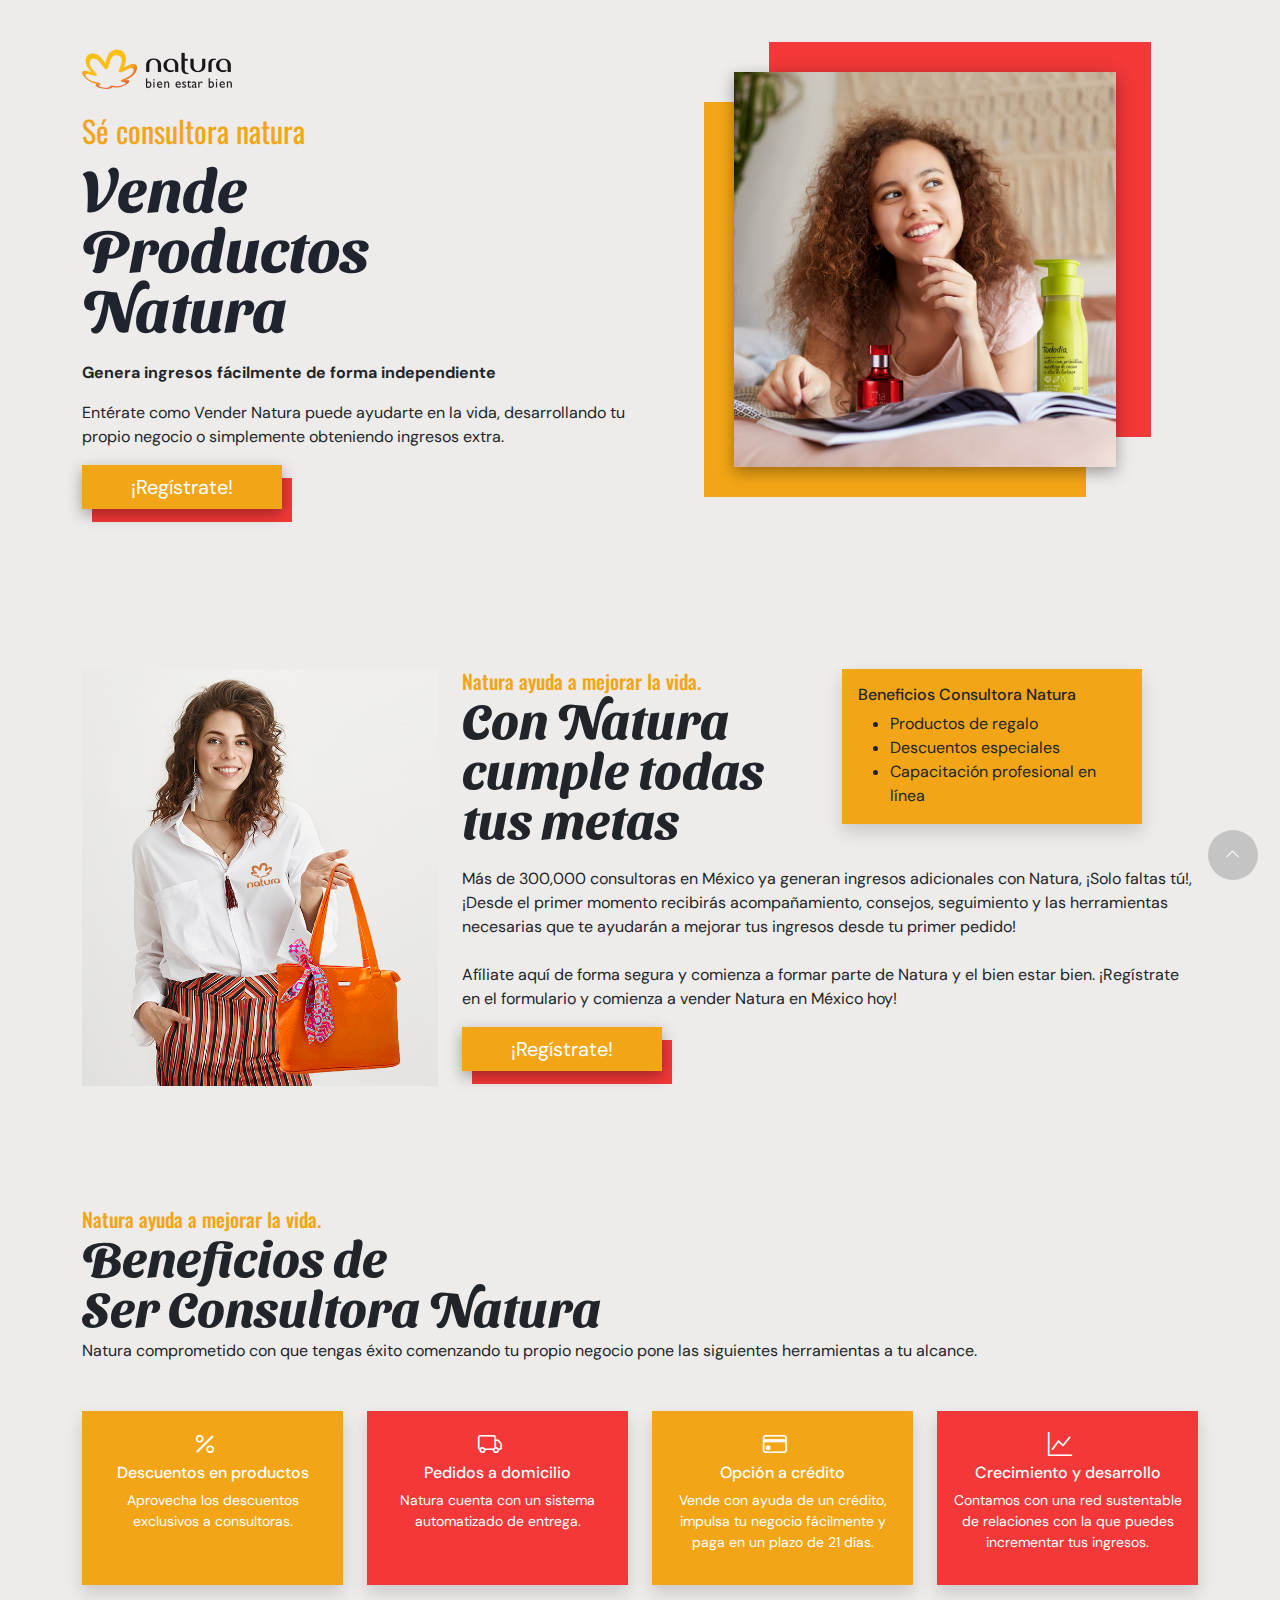
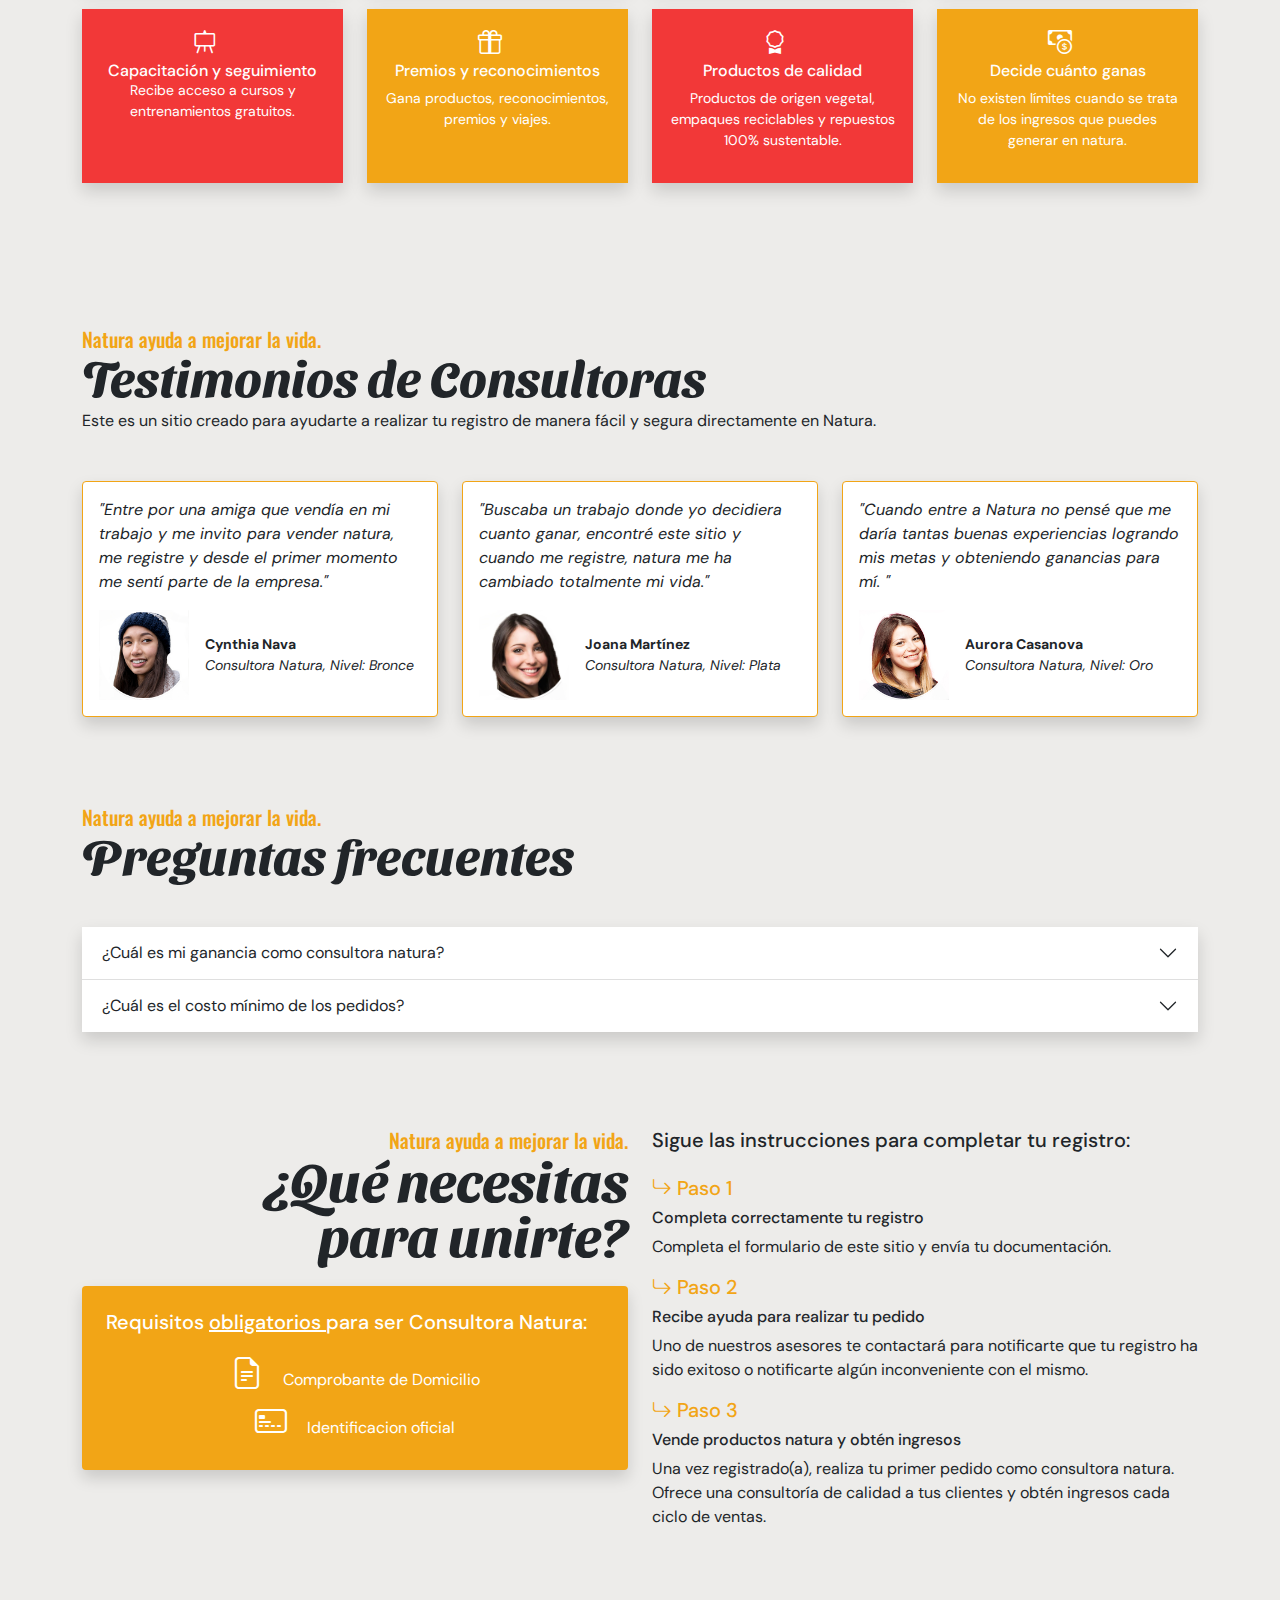
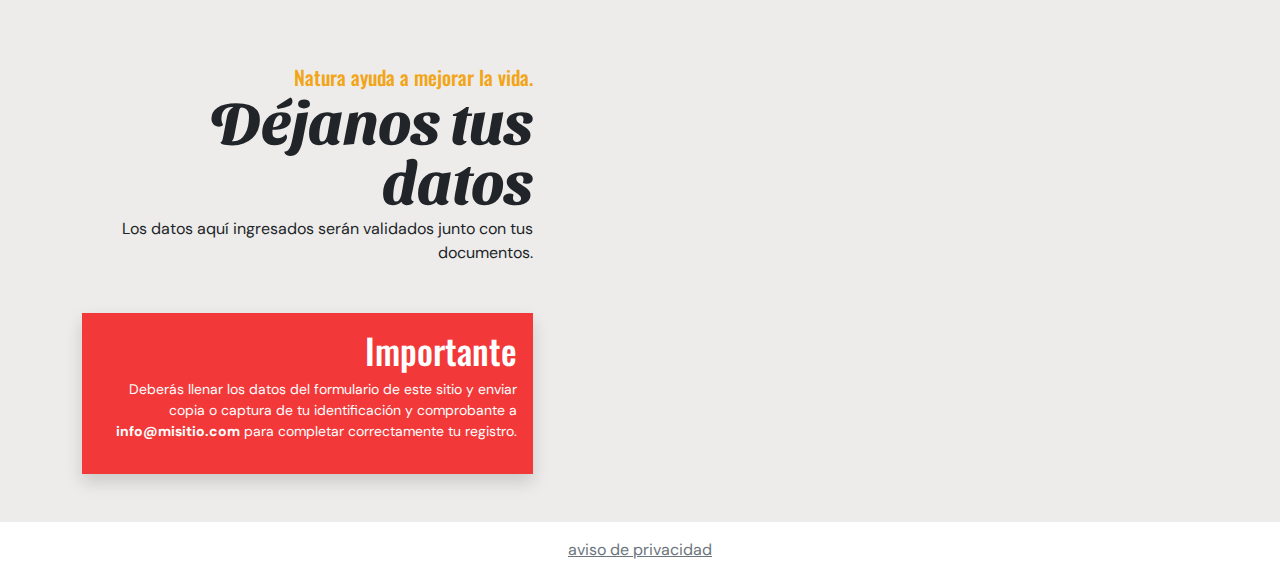
<file: index.html>
<!DOCTYPE html>
<html>
<head>
    <title> Registro Natura | Inscríbete y comienza como Consultora  </title>
    <meta http-equiv="X-UA-Compatible" content="IE=edge">
    <meta name="viewport" content="width=device-width, initial-scale=1.0">
    <meta charset="utf-8">
    <meta name="description" content="Inscríbete como consultora natura y vende productos natura en mexico  ">
    <meta name="keywords" content="vender natura, vender natura en mexico, ser consultora natura, consultora natura, registro natura, registrarse en natura, como ser consultora natura, ">
    <!--favicon-->
    <link rel="icon" type="image/ico" href="imagenes/favicon.ico">
    <link rel="apple-touch-icon" href="imagenes/apple-touch-icon.png">
    <link rel="apple-touch-icon" sizes="114x114" href="imagenes/apple-touch-icon-144.png">
    <link rel="apple-touch-icon" sizes="72x72" href="imagenes/apple-touch-icon-72.png">
    <link rel="apple-touch-icon" sizes="57x57" href="imagenes/apple-touch-icon-57.png">
    <!--estilos-->
    <link rel="preload" as="style" type="text/css" href="css/custom.css" onload="this.onload=null;this.rel='stylesheet'">
    <link rel="preload" as="style" href="https://cdn.jsdelivr.net/npm/bootstrap-icons@1.8.1/font/bootstrap-icons.css" onload="this.onload=null;this.rel='stylesheet'">

    <link rel="preconnect" href="https://fonts.googleapis.com">
    <link rel="preconnect" href="https://fonts.gstatic.com" crossorigin>
    <link href="https://fonts.googleapis.com/css2?family=DM+Sans:ital,wght@0,400;0,500;0,700;1,400;1,500;1,700&display=swap" rel="stylesheet"> 

    <link href="https://fonts.googleapis.com/css2?family=Oswald:wght@200;300;400;500;600;700&display=swap" rel="stylesheet">
    
    <link href="https://fonts.googleapis.com/css2?family=Sansita+Swashed:wght@300;400;500;600;700;800;900&display=swap" rel="stylesheet">



    <style>
        .sansita{
            font-family: 'Sansita Swashed', cursive;
        }


        .oswald{
            font-family: 'Oswald', sans-serif;
        }
        @media only screen and (min-width:900px) and (max-width:2000px) {
            .aparece{
                display: none;
            }
        }
        @media only screen and (min-width:100px) and (max-width:900px) {
            .desaparece{
                display: none;
            }
        }
        .arriba {
            position: fixed;
            right: 22px;
            text-align: center;
            line-height: 50px;
            bottom: 20px;
            width: 50px;
            height: 50px;
            background-color: rgba(180, 180, 180, .7);
            border-radius: 25px;
            color: #fff;
            vertical-align: middle;
            z-index: 999;
        }
    </style>
</head>
<body>
    <!-- seccion 1 portada-->
    <div class="jumbotron-fluid"  style="background-color: #edecea; " >
        <div class="container py-5">
            <div class="row row-cols-1 row-cols-lg-2 ">
                <div class="col   position-relative"  >
                    <div class="mb-4 "> 
                        <img class="lazyload ms-auto me-auto" data-src="imagenes/bienestarbien.png" width="150px" alt="">
                    </div>
                    <h2 class="text-primary oswald " style="font-size: 30px; font-weight: 400; "> Sé consultora natura  </h2>
                    <h1 class=" mb-4 sansita  " style=" font-size: 60px;line-height: 1em; font-weight: bold; color: #1E232E;" >Vende <br>Productos<br> Natura</h1>
                    <div class="aparece">
                        <div class="d-flex justify-content-center pt-4 mb-5">
                            <img class="lazyload" data-src="imagenes/nuevo.jpg" width="70%" alt="" style="box-shadow: rgba(0, 0, 0, 0.35) 0px 5px 15px, -30px 30px #F2A516, 35px -30px  #F23838; " >
                        </div>
                    </div>
                    
                    <p class=""><strong>Genera ingresos fácilmente de forma independiente</strong> </p>
                    <p> Entérate como Vender Natura puede ayudarte en la vida, desarrollando tu propio negocio o simplemente obteniendo ingresos extra. </p>
                    <p class=""><a class="btn btn-primary text-white px-5 "  href="#registro"  style="font-size: 20px; font-weight: 400; border-radius: 0px;  box-shadow: rgba(0, 0, 0, 0.35) 0px 5px 15px, 10px 13px  #F23838;  "   > ¡Regístrate!</a></p>
                </div>
                <div class="col desaparece">
                    <div class="d-flex justify-content-center pt-4">
                        <img class="lazyload" data-src="imagenes/nuevo.jpg" width="70%" alt="" style="box-shadow: rgba(0, 0, 0, 0.35) 0px 5px 15px, -30px 30px #F2A516, 35px -30px  #F23838; " >
                    </div>
                </div>
            </div>
        </div>
    </div>
    <!-- seccion 2 video-->
    <div class="container-fluid py-5" style="background-color: #edecea;">
        <div class="container py-0 py-lg-5 ">
            <div class="row ">
                <div class="col-md-4 col-sm-12 col-xs-12 desaparece">
                    <div class="" style="">
                        <img src="imagenes/chicabolsa.jpg" width="100%" alt="">
                    </div>
                </div>
                <div class="col-md-8 col-sm-12 col-xs-12 ">
                    <div class="row">
                        <div class="col-12 col-lg-6 ">
                            <h5 class="mb-0 oswald text-primary ">Natura ayuda a mejorar la vida.  </h5>
                            <h3 class="fw-bold sansita mb-4 mb-lg-0" style="font-size: 50px; line-height: 1em;"   >Con Natura <br> cumple todas <br> tus metas</h3>
                        </div>
                        <div class="col-12 col-lg-6">
                            <div class="bg-primary p-3 shadow mb-3" style="max-width: 300px;">
                                <h6> Beneficios Consultora Natura</h6>
                                <ul class="mb-0">
                                    <li> Productos de regalo</li>
                                    <li> Descuentos especiales</li>
                                    <li> Capacitación profesional en línea</li>
                                </ul>
                            </div>
                        </div>
                    </div>
                    <div class="aparece mt-3" style="">
                        <img src="imagenes/chicabolsa.jpg" width="80%" alt="">
                    </div>
                    <p class="mt-4">Más de 300,000 consultoras en México ya generan ingresos adicionales con Natura, ¡Solo faltas tú!, ¡Desde el primer momento recibirás acompañamiento, consejos, seguimiento y las herramientas necesarias que te ayudarán a mejorar tus ingresos desde tu primer pedido!<br><br>Afíliate aquí de forma segura y comienza a formar parte de Natura y el bien estar bien. ¡Regístrate en el formulario y comienza a vender Natura en México hoy!</p>
                    <p class="mt-3"><a class="btn btn-primary text-white px-5 "  href="#registro"  style="font-size: 20px; font-weight: 400; border-radius: 0px;  box-shadow: rgba(0, 0, 0, 0.35) 0px 5px 15px, 10px 13px  #F23838;  "   > ¡Regístrate!</a></p>
                </div>
            </div>
        </div>
    </div>
    <!-- seccion 3 iconos-->
    <div class="container-fluid py-4 "  style="background-color: #edecea; "  >
        <div class="container ">
            <h5 class="mb-0 oswald  text-primary ">Natura ayuda a mejorar la vida.  </h5>
            <h3 class="sansita fw-bold" style="font-size: 50px; line-height: 1em;" >Beneficios de <br> Ser Consultora Natura</h3>
            <p class="" >Natura comprometido con que tengas éxito comenzando tu propio negocio pone las siguientes herramientas a tu alcance.</p>
                <div class="row mt-5" >
                    <div class="col-lg-3 col-md-6 col-sm-12 d-flex text-center mb-4" >
                        <div class="shadow p-3 text-white bg-primary" >
                            <p class=" mb-0" ><i class="bi bi-percent fs-4 me-3"></i></p>
                            <h6 class="">Descuentos en productos</h6>
                            <p class="small">Aprovecha los descuentos exclusivos a consultoras.</p>
                        </div>
                    </div>
                    <div class="col-lg-3 col-md-6 col-sm-12 d-flex text-center mb-4" >
                        <div class="shadow p-3 mb-0 text-white bg-secondary"   >
                            <i class="bi bi-truck fs-4  me-3"></i>
                            <h6 class="">Pedidos a domicilio</h6>
                            <p class="small">Natura cuenta con un sistema automatizado de entrega.</p>
                        </div>
                    </div>
                    <div class="col-lg-3 col-md-6 col-sm-12 d-flex text-center mb-4" >
                        <div class=" shadow p-3 mb-0 text-white bg-primary"   >
                            <i class="bi bi-credit-card fs-4  me-3"></i>
                            <h6 class="">Opción a crédito</h6>
                            <p class="small">Vende con ayuda de un crédito, impulsa tu negocio fácilmente y paga en un plazo de 21 días.</p>
                        </div>
                    </div>
                    <div class="col-lg-3 col-md-6 col-sm-12 d-flex text-center mb-4">
                        <div class=" shadow p-3 mb-0 text-white  bg-secondary"> 
                            <i class="bi bi-graph-up fs-4  me-3"></i>
                            <h6 class="">Crecimiento y desarrollo</h6>
                            <p class="small">Contamos con una red sustentable de relaciones con la que puedes incrementar tus ingresos.</p>
                        </div>
                    </div>
                    <div class="col-lg-3 col-md-6 col-sm-12 d-flex text-center mb-4">
                        <div class=" shadow p-3 mb-0 text-white bg-secondary "  >
                            <i class="bi bi-easel fs-4  me-3"></i>
                            <h6 class="mb-0">Capacitación y seguimiento</h6>
                            <p class="small"> Recibe acceso a cursos y entrenamientos gratuitos. </p>
                        </div>
                    </div>
                    <div class="col-lg-3 col-md-6 col-sm-12 d-flex text-center mb-4">
                        <div class="  shadow p-3 mb-0 text-white  bg-primary"   >
                            <i class="bi bi-gift fs-4  me-3"></i>
                            <h6 class="">Premios y reconocimientos</h6>
                            <p class="small">Gana productos, reconocimientos, premios y viajes. </p>
                        </div>
                    </div>
                    <div class="col-lg-3 col-md-6 col-sm-12 d-flex text-center mb-4">
                        <div class="  shadow p-3 mb-0 text-white bg-secondary" >
                            <i class="bi bi-award fs-4  me-3"></i>
                            <h6 class=" ">Productos de calidad</h6>
                            <p class="small">Productos de origen vegetal, empaques reciclables y repuestos 100% sustentable. </p>
                        </div>
                    </div>
                    <div class="col-lg-3 col-md-6 col-sm-12 d-flex text-center mb-4" >
                        <div class="  shadow p-3 mb-0 text-white  bg-primary">
                            <i class="bi bi-cash-coin fs-4  me-3"></i>
                            <h6 class="">Decide cuánto ganas</h6>
                            <p class="small">No existen límites cuando se trata de los ingresos que puedes generar en natura.</p>
                        </div>
                    </div>
                </div>
        </div>
    </div>
    <!-- seccion 4 testimonios  -->
    <div class="container-fluid  py-5 " style="background-color: #edecea; ">
        <div class="container py-5">
            <h5 class="mb-0 oswald  text-primary ">Natura ayuda a mejorar la vida.  </h5>
            <h3 class=" sansita fw-bold " style="font-size: 50px; line-height: 1em;" >Testimonios de Consultoras</h3>
            <p class="mb-5"> Este es un sitio creado para ayudarte a realizar tu registro de manera fácil y segura directamente en Natura.</p>
            <div class="row row-cols-1 row-cols-sm-1 row-cols-md-3 mb-4">
                <div class="col mb-3">
                    <div class="card h-100 shadow  border border-primary border-1 "  style=""  >
                        <div class="card-body">
                            <p class="card-text"> <em>"Entre por una amiga que vendía en mi trabajo y me invito para vender natura, me registre y desde el primer momento me sentí parte de la empresa."</em></p>
                            <div class="d-flex " style="align-items: center;" >
                                <img class="me-3" src="imagenes/testimonio-1.jpg" width="90px" alt="" >
                                <p class="mb-0 small"> <strong> Cynthia Nava </strong> <br> <em> Consultora Natura, Nivel: Bronce </em>   </p>
                            </div>
                        </div>
                    </div>
                </div>
                <div class="col mb-3">
                    <div class="card h-100 shadow border border-primary border-1" >
                        <div class="card-body">
                            <p class="card-text"> <em> "Buscaba un trabajo donde yo decidiera cuanto ganar, encontré este sitio y cuando me registre, natura me ha cambiado totalmente mi vida." </em></p>
                            <div class="d-flex" style="align-items: center; ">
                                <img class="me-3" src="imagenes/testimonio-2.jpg" width="90px" alt="" style="">
                                <p class="mb-0 small"> <strong> Joana Martínez </strong> <br> <em> Consultora Natura, Nivel: Plata </em> </p>
                            </div>
                        </div>
                    </div>
                </div>
                <div class="col mb-3">
                    <div class="card h-100 shadow border border-primary border-1" >
                        <div class="card-body">
                            <p> <em> "Cuando entre a Natura no pensé que me daría tantas buenas experiencias logrando mis metas y obteniendo ganancias para mí. " </em></p>
                            <div class="d-flex " style="align-items: center;">
                                <img class="me-3" src="imagenes/testimonio-3.jpg" width="90px" alt="" style="">
                                <p class="mb-0 small"><strong>Aurora Casanova</strong> <br> <em> Consultora Natura, Nivel: Oro </em> </p>
                            </div>
                        </div>
                    </div>
                </div>
            </div>
            <!--preguntas frecuentes-->
            <h5 class="mb-0 oswald  text-primary pt-5">Natura ayuda a mejorar la vida.  </h5>
            <h3 class=" sansita fw-bold mb-5" style="font-size: 50px; line-height: 1em;" >Preguntas frecuentes</h3>
            <div class="accordion accordion-flush shadow" id="accordionFlushExample">
                <div class="accordion-item">
                  <h2 class="accordion-header" id="flush-headingOne">
                    <button class="accordion-button collapsed" type="button" data-bs-toggle="collapse" data-bs-target="#flush-collapseOne" aria-expanded="false" aria-controls="flush-collapseOne">
                        ¿Cuál es mi ganancia como consultora natura?
                    </button>
                  </h2>
                  <div id="flush-collapseOne" class="accordion-collapse collapse" aria-labelledby="flush-headingOne" data-bs-parent="#accordionFlushExample">
                    <div class="accordion-body">El ser consultora tiene beneficios y uno de ellos es que obtienes el 30 % de descuento en todos los productos.<br><br> Significa que tu ganancia mínima será del 30 % en cada pedido, adicionalmente natura ofrece oportunidades para que puedas incrementar tu ganancia una de ellas es el camino de crecimiento con el que podrás ganar regalos en productos en pedidos a partir de los $1600. <br><br> 30.25 % de la venta neta, sin IVA.
                       <br> 100 % de ganancia en los productos de regalo y promociones.</div>
                  </div>
                </div>
                <div class="accordion-item">
                  <h2 class="accordion-header" id="flush-headingTwo">
                    <button class="accordion-button collapsed" type="button" data-bs-toggle="collapse" data-bs-target="#flush-collapseTwo" aria-expanded="false" aria-controls="flush-collapseTwo">
                        ¿Cuál es el costo mínimo de los pedidos?
                    </button>
                  </h2>
                  <div id="flush-collapseTwo" class="accordion-collapse collapse" aria-labelledby="flush-headingTwo" data-bs-parent="#accordionFlushExample">
                    <div class="accordion-body">El pedido mínimo ciclo a ciclo es por $ 1,150 precio revista. (El monto de pedido mínimo puede modificarse)
                        <br><br>
                        Repique se le llama a los segundos pedidos durante el ciclo y puedes realizar los que sean necesarios.
                        <br>La cantidad mínima del repique es por $ 1000 precio revista</div>
                  </div>
                </div>
            </div>
        </div>
    </div>
    <!--registro-->
    <div class="container-fluid pb-5 " id="registro" style="background-color: #edecea; "  >
        <div class="container  pb-4">
            
            <div class="row">
                <div class="col-12 col-lg-6">
                    <h5 class="mb-0 oswald text-end text-primary ">Natura ayuda a mejorar la vida.  </h5>
                    <h2 class="mb-4 text-end sansita fw-bold" style="font-size: 55px; line-height: 1em;"  > ¿Qué necesitas<br> para unirte? </h2>
                    <div class="mb-5 bg-primary p-4 shadow rounded ms-auto me-auto " style="max-width:550px ;">
                        <h5 class="fs-5 mb-3 text-white">Requisitos <u> obligatorios </u> para ser Consultora Natura: </h5>
                        <p class="card-text mb-0 text-start text-lg-center text-white fw-light"> <i class="bi bi-file-earmark-text fs-2  text-white "></i> &nbsp; &nbsp; <strong> Comprobante de Domicilio </strong></p>       
                        <p class="card-text mnb-0 text-start text-lg-center text-white fw-light"> <i class="bi bi-credit-card-2-front fs-2 text-white"></i> &nbsp; &nbsp; <strong> Identificacion oficial </strong> </p>
                    </div>
                </div>
                <div class="col-12 col-lg-6">
                    <h5 class="fs-5 mb-4 ">Sigue las instrucciones para completar tu registro:</h5>
                    <div class="col mb-3">
                        <h6 class="text-primary fs-5"> <i class="bi bi-arrow-return-right"></i> Paso 1 </h6>
                        <h6 class="card-title ">Completa correctamente tu registro</h6>
                        <p class="card-text mb-0 ">Completa el formulario de este sitio y envía tu documentación.</p>
                    </div>
                    <div class="col mb-3">
                        <h6 class="text-primary fs-5"><i class="bi bi-arrow-return-right"></i> Paso 2 </h6>
                        <h6 class="card-title ">Recibe ayuda para realizar tu pedido</h6>
                        <p class="card-text mb-0 ">Uno de nuestros asesores te contactará para notificarte que tu registro ha sido exitoso o notificarte algún inconveniente con el mismo.</p>
                    </div>
                    <div class="col mb-3">
                        <h6 class="text-primary fs-5"><i class="bi bi-arrow-return-right"></i> Paso 3 </h6>
                        <h6 class="card-title"> Vende productos natura y obtén ingresos</h6>
                        <p class="card-text">Una vez registrado(a), realiza tu primer pedido como consultora natura.   Ofrece una consultoría de calidad a tus clientes y obtén ingresos cada ciclo de ventas.</p>
                    </div>
                </div>
            </div>
        </div>
    </div>
        <!--formulario-->
    <div class="container-fluid pt-5" id="registro"   style="background-color: #edecea; " >
        <div class="container  pb-5">
            <div class="row">
                <div class="col-12 col-lg-5">
                    <h5 class="mb-0 oswald  text-primary text-end">Natura ayuda a mejorar la vida.  </h5>
                    <h3 class="text-end sansita fw-bold"  style="font-size: 60px; line-height: 1em;  "  > Déjanos tus datos </h3>
                    <p class="text-end mb-5 ">Los datos aquí ingresados serán validados junto con tus documentos.</p>
                    <div class=" p-3 shadow bg-secondary">
                        <h6 class="text-end text-white oswald " style="font-size: 35px;">Importante</h6>
                        <p class="text-end text-white small">Deberás llenar los datos del formulario de este sitio y enviar copia o captura de tu identificación y comprobante a <b>info@misitio.com</b> para completar correctamente tu registro.</p>
                    </div>
                </div>
                <div class="col-12 col-lg-7">
                    <!-- inicia formulario // insertar a continuacion el codigo del formulario-->
         
                    <!--finaliza aqui el formulario -->
                </div>
            </div>
        </div>
    </div>
    <!--footer-->
    <div class="container-fluid pt-2 pb-2 bg-white">
        <footer class="py-2">
            <p class="text-center text-muted mb-0">
                <a class="text-decoration-none text-decoration-underline text-muted" href="privacidad.html"> aviso de
                    privacidad</a>
            </p>
        </footer>
    </div>
    <!-- icono arriba-->
    <a class="arriba" href="#top">
        <i class="bi bi-chevron-up text-white "></i>
    </a>
    <!-- scripts   -->
    <script src="js/lazysizes.min.js"></script>
    <script src="https://cdn.jsdelivr.net/npm/bootstrap@5.0.1/dist/js/bootstrap.bundle.min.js"
        integrity="sha384-gtEjrD/SeCtmISkJkNUaaKMoLD0//ElJ19smozuHV6z3Iehds+3Ulb9Bn9Plx0x4"
        crossorigin="anonymous"></script>
    <script src="js/lazysizes.min.js" async=""></script>
    <!-- carrusel  -->
    <script src="https://code.jquery.com/jquery-3.3.1.slim.min.js"
        integrity="sha384-q8i/X+965DzO0rT7abK41JStQIAqVgRVzpbzo5smXKp4YfRvH+8abtTE1Pi6jizo"
        crossorigin="anonymous"></script>
    <script src="https://cdnjs.cloudflare.com/ajax/libs/popper.js/1.14.3/umd/popper.min.js"
        integrity="sha384-ZMP7rVo3mIykV+2+9J3UJ46jBk0WLaUAdn689aCwoqbBJiSnjAK/l8WvCWPIPm49"
        crossorigin="anonymous"></script>
    <script src="https://stackpath.bootstrapcdn.com/bootstrap/4.1.3/js/bootstrap.min.js"
        integrity="sha384-ChfqqxuZUCnJSK3+MXmPNIyE6ZbWh2IMqE241rYiqJxyMiZ6OW/JmZQ5stwEULTy"
        crossorigin="anonymous"></script>

</body>

</html>
</file>
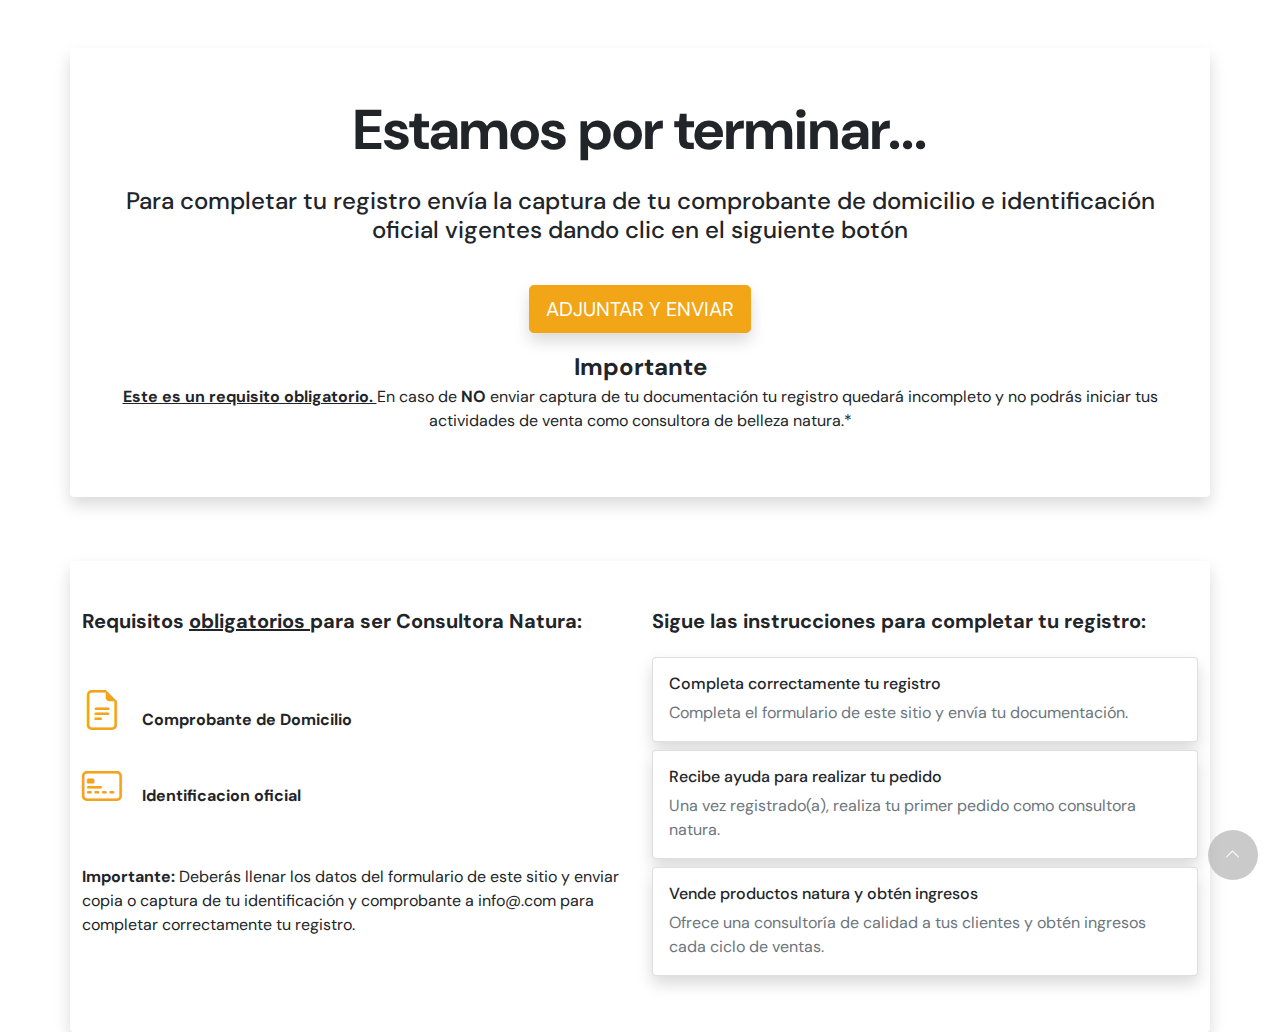
<file: confirmacion.html>
<!DOCTYPE html>
<html>

<head>
	<title> Confirmación </title>
	<!-- metas -->
	<meta name="viewport" content="width=device-width, initial-scale=1.0">
	<meta charset="utf-8">
	<meta name="description" content="">
	<meta name="keywords" content="">
	<meta http-equiv="X-UA-Compatible" content="IE=edge">

	<!-- links -->
	<link rel="icon" type="image/png" href="imagenes/favicon.png">
	<link rel="stylesheet" href="https://cdn.jsdelivr.net/npm/bootstrap-icons@1.5.0/font/bootstrap-icons.css">

	<link rel="preload" as="style" type="text/css" href="css/custom.css" onload="this.onload=null;this.rel='stylesheet'">
	<link rel="preconnect" href="https://fonts.googleapis.com">
	<link rel="preconnect" href="https://fonts.gstatic.com" crossorigin>
	<link href="https://fonts.googleapis.com/css2?family=DM+Sans:ital,wght@0,400;0,500;0,700;1,400;1,500;1,700&display=swap" rel="stylesheet">
	<link href="https://fonts.googleapis.com/css2?family=Oswald:wght@200;300;400;500;600;700&display=swap" rel="stylesheet">
	<link href="https://fonts.googleapis.com/css2?family=Sansita+Swashed:wght@300;400;500;600;700;800;900&display=swap"	rel="stylesheet">
	<style>

	</style>
</head>

<body class="">
	<div class="container-fluidr pt-5 pb-3">
		<div class="container p-5  mb-5 rounded  shadow  fondito">
			<div class="row">
				<h1 class="text-center fw-bold display-4 "> Estamos por terminar... </h1>
				<h4 class=" text-center text-dark p-3"> Para completar tu registro envía la captura de tu comprobante de
					domicilio e identificación oficial vigentes dando clic en el siguiente botón</h4>
				<p class="text-center mt-3"> <a class="btn btn-lg  btn-primary text-white shadow" href="mailto:info@.com"> ADJUNTAR Y ENVIAR </a> </p>
				<p class=" text-center"> <strong class="fs-4"> Importante </strong> <br> <strong><u> Este es un requisito obligatorio. </u> </strong> En caso de <strong> NO </strong> enviar captura de tu documentación tu registro quedará incompleto y no podrás iniciar tus actividades de venta como consultora de belleza natura.* </p>
			</div>
		</div>
	</div>
	<div class="container pb-5 pt-5  rounded bg-white shadow ">
		<div class="row row-cols-1 row-cols-sm-1 row-cols-md-2 ">
			<div class="col ">
				<h5 class="fs-5 fw-bolder mb-5">Requisitos <u> obligatorios </u> para ser Consultora Natura:</h5>
				<p> <i class="bi bi-file-earmark-text fs-1 text-primary"></i> &nbsp; &nbsp; <strong>Comprobante de Domicilio </strong></p>
				<p> <i class="bi bi-credit-card-2-front fs-1 text-primary"></i> &nbsp; &nbsp; <strong> Identificacion oficial </strong> </p>
				<p class="mt-5"> <strong>Importante: </strong> Deberás llenar los datos del formulario de este sitio y enviar copia o captura de tu identificación y comprobante a info@.com para completar correctamente tu registro. </p>
			</div>
			<div class="col">
				<h5 class="fs-5 fw-bolder mb-4">Sigue las instrucciones para completar tu registro:</h5>
				<div class="card mb-2 shadow">
					<div class="card-body">
						<h6 class="card-title">Completa correctamente tu registro</h6>
						<p class="card-text text-muted">Completa el formulario de este sitio y envía tu documentación.</p>
					</div>
				</div>
				<div class="card mb-2 shadow">
					<div class="card-body">
						<h6 class="card-title">Recibe ayuda para realizar tu pedido</h6>
						<p class="card-text text-muted">Una vez registrado(a), realiza tu primer pedido como consultora natura.</p>
					</div>
				</div>
				<div class="card mb-2 shadow">
					<div class="card-body">
						<h6 class="card-title">Vende productos natura y obtén ingresos</h6>
						<p class="card-text text-muted">Ofrece una consultoría de calidad a tus clientes y obtén ingresos cada ciclo de ventas.</p>
					</div>
				</div>
			</div>
		</div>
	</div>
	<!-- icono arriba -->
	<a class="arriba" href="#top">
		<i class="bi bi-chevron-up text-white "></i>
	</a>
	<!-- scripts  -->
	<script src="https://cdn.jsdelivr.net/npm/bootstrap@5.0.1/dist/js/bootstrap.bundle.min.js"
		integrity="sha384-gtEjrD/SeCtmISkJkNUaaKMoLD0//ElJ19smozuHV6z3Iehds+3Ulb9Bn9Plx0x4"
		crossorigin="anonymous"></script>

</body>

</html>
</file>
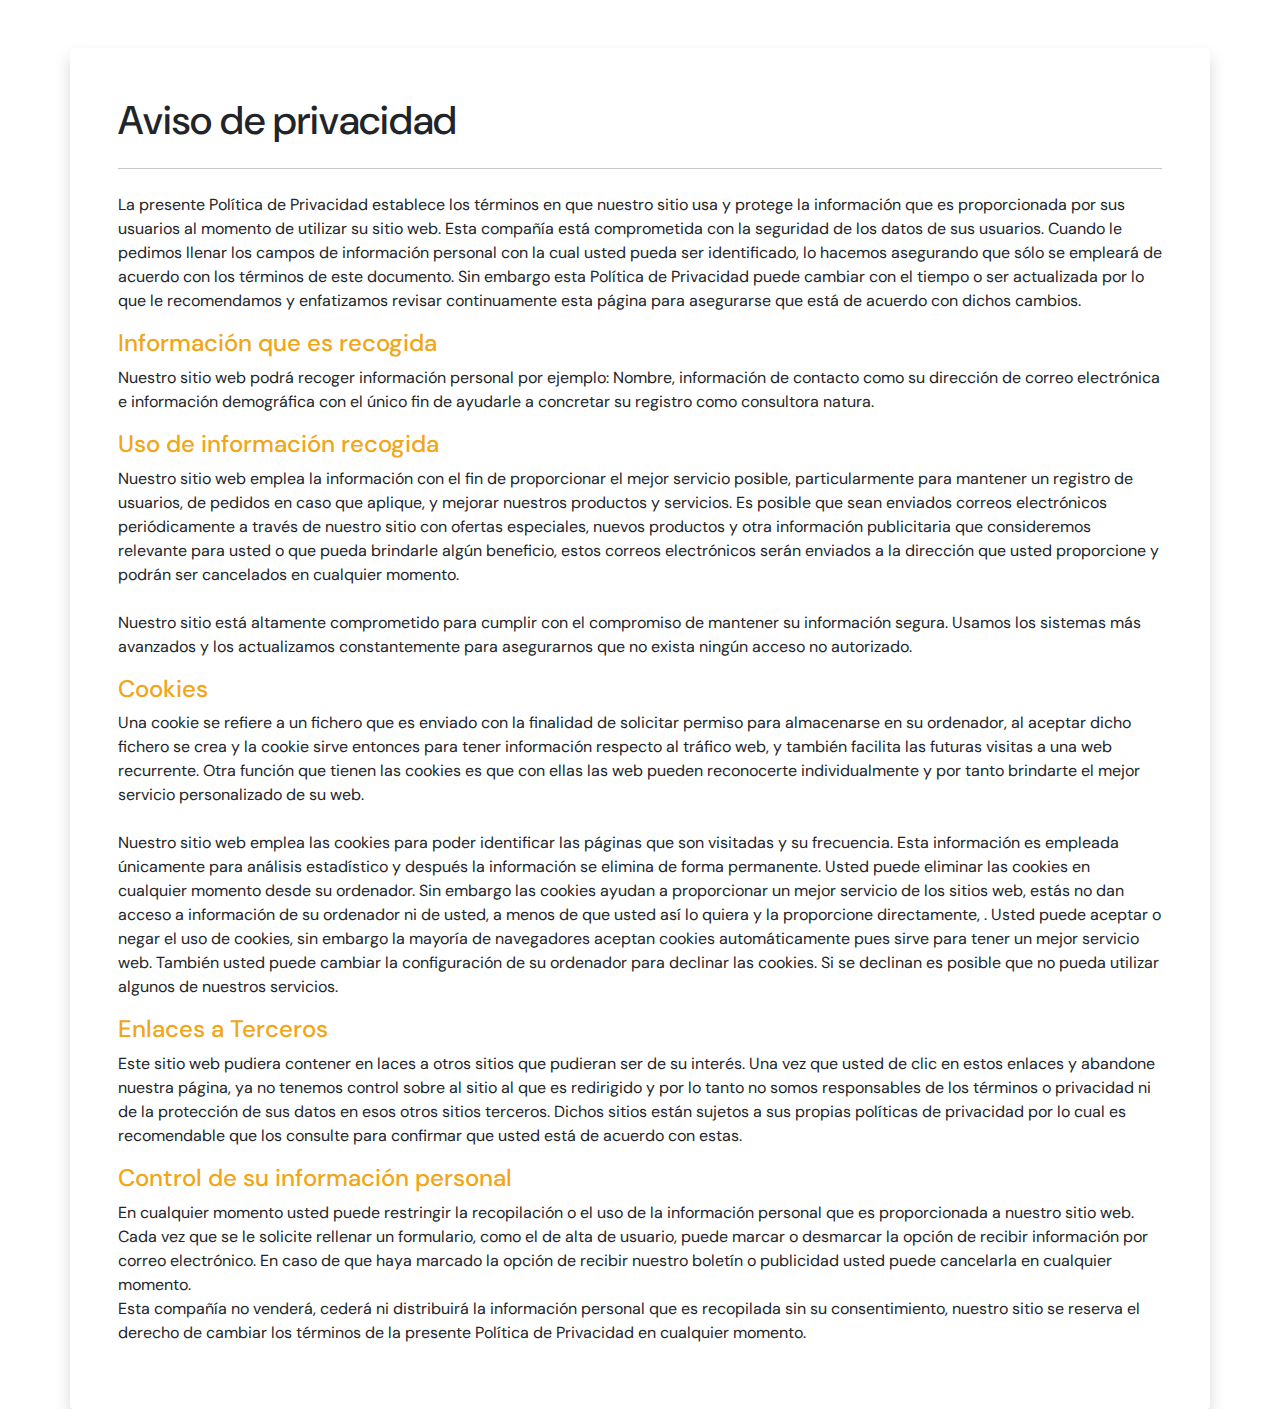
<file: privacidad.html>
<!DOCTYPE html>
<html>
<head>
	<title>Aviso de privacidad </title>
	<!-- Links   -->
	<link rel="icon" type="image/png" href="imagenes/favicon.png">
	<link rel="stylesheet" href="https://cdn.jsdelivr.net/npm/bootstrap-icons@1.5.0/font/bootstrap-icons.css">
	<link rel="preconnect" href="https://fonts.googleapis.com">
	<link rel="preconnect" href="https://fonts.gstatic.com" crossorigin>
	<link href="https://fonts.googleapis.com/css2?family=DM+Sans:ital,wght@0,400;0,500;0,700;1,400;1,500;1,700&display=swap" rel="stylesheet">
	<link href="https://fonts.googleapis.com/css2?family=Oswald:wght@200;300;400;500;600;700&display=swap" rel="stylesheet">
	<link href="https://fonts.googleapis.com/css2?family=Sansita+Swashed:wght@300;400;500;600;700;800;900&display=swap"	rel="stylesheet">
	<link rel="preload" as="style" type="text/css" href="css/custom.css" onload="this.onload=null;this.rel='stylesheet'">

 	<!-- metas -->
	<meta name="viewport" content="width=device-width, initial-scale=1.0">
	<meta charset="utf-8">
	<meta name="description" content="">
	<meta name="keywords" content=""> 
	<meta http-equiv="X-UA-Compatible" content="IE=edge">

	<style>
	
	</style>
	

</head>

<body class="">
	<div class="container rounded shadow p-5 mt-5 bg-white">
		<h1> Aviso de privacidad  </h1>
		<hr class="mt-4 mb-4">
		<p> La presente Política de Privacidad establece los términos en que nuestro sitio usa y protege la información que es proporcionada por sus usuarios al momento de utilizar su sitio web. Esta compañía está comprometida con la seguridad de los datos de sus usuarios. Cuando le pedimos llenar los campos de información personal con la cual usted pueda ser identificado, lo hacemos asegurando que sólo se empleará de acuerdo con los términos de este documento. Sin embargo esta Política de Privacidad puede cambiar con el tiempo o ser actualizada por lo que le recomendamos y enfatizamos revisar continuamente esta página para asegurarse que está de acuerdo con dichos cambios.</p>
		<h4 class="text-primary"> Información que es recogida </h4>
		<p>Nuestro sitio web podrá recoger información personal por ejemplo: Nombre,  información de contacto como  su dirección de correo electrónica e información demográfica con el único fin de ayudarle a concretar su registro como consultora natura. </p>
		<h4 class="text-primary"> Uso de información recogida </h4>
		<p> Nuestro sitio web emplea la información con el fin de proporcionar el mejor servicio posible, particularmente para mantener un registro de usuarios, de pedidos en caso que aplique, y mejorar nuestros productos y servicios.  Es posible que sean enviados correos electrónicos periódicamente a través de nuestro sitio con ofertas especiales, nuevos productos y otra información publicitaria que consideremos relevante para usted o que pueda brindarle algún beneficio, estos correos electrónicos serán enviados a la dirección que usted proporcione y podrán ser cancelados en cualquier momento.
		<br>
		<br> Nuestro sitio está altamente comprometido para cumplir con el compromiso de mantener su información segura. Usamos los sistemas más avanzados y los actualizamos constantemente para asegurarnos que no exista ningún acceso no autorizado.</p>
		<h4 class="text-primary">Cookies </h4>
		<p> Una cookie se refiere a un fichero que es enviado con la finalidad de solicitar permiso para almacenarse en su ordenador, al aceptar dicho fichero se crea y la cookie sirve entonces para tener información respecto al tráfico web, y también facilita las futuras visitas a una web recurrente. Otra función que tienen las cookies es que con ellas las web pueden reconocerte individualmente y por tanto brindarte el mejor servicio personalizado de su web. 
		<br> 
		<br>
		Nuestro sitio web emplea las cookies para poder identificar las páginas que son visitadas y su frecuencia. Esta información es empleada únicamente para análisis estadístico y después la información se elimina de forma permanente. Usted puede eliminar las cookies en cualquier momento desde su ordenador. Sin embargo las cookies ayudan a proporcionar un mejor servicio de los sitios web, estás no dan acceso a información de su ordenador ni de usted, a menos de que usted así lo quiera y la proporcione directamente, . Usted puede aceptar o negar el uso de cookies, sin embargo la mayoría de navegadores aceptan cookies automáticamente pues sirve para tener un mejor servicio web. También usted puede cambiar la configuración de su ordenador para declinar las cookies. Si se declinan es posible que no pueda utilizar algunos de nuestros servicios.  </p>
		<h4 class="text-primary"> Enlaces a Terceros  </h4>
		<p> Este sitio web pudiera contener en laces a otros sitios que pudieran ser de su interés. Una vez que usted de clic en estos enlaces y abandone nuestra página, ya no tenemos control sobre al sitio al que es redirigido y por lo tanto no somos responsables de los términos o privacidad ni de la protección de sus datos en esos otros sitios terceros. Dichos sitios están sujetos a sus propias políticas de privacidad por lo cual es recomendable que los consulte para confirmar que usted está de acuerdo con estas. </p>
		<h4 class="text-primary"> Control de su información personal </h4>
		<p> En cualquier momento usted puede restringir la recopilación o el uso de la información personal que es proporcionada a nuestro sitio web.  Cada vez que se le solicite rellenar un formulario, como el de alta de usuario, puede marcar o desmarcar la opción de recibir información por correo electrónico.  En caso de que haya marcado la opción de recibir nuestro boletín o publicidad usted puede cancelarla en cualquier momento. 
		<br> Esta compañía no venderá, cederá ni distribuirá la información personal que es recopilada sin su consentimiento, nuestro sitio se reserva el derecho de cambiar los términos de la presente Política de Privacidad en cualquier momento. </p>
	</div>
    
	<!-- Scripts  -->
	<script src="https://cdn.jsdelivr.net/npm/bootstrap@5.0.1/dist/js/bootstrap.bundle.min.js" integrity="sha384-gtEjrD/SeCtmISkJkNUaaKMoLD0//ElJ19smozuHV6z3Iehds+3Ulb9Bn9Plx0x4" crossorigin="anonymous"></script>

</body>
</html>
</file>
<file: css/custom.css>
.arriba{
  position:fixed;
  right:22px;
  text-align:center;
  line-height:50px;
  bottom:20px;
  width:50px;
  height:50px;
  background-color:rgba(180,180,180,.7);
  border-radius:25px;
  color:#fff;
  vertical-align:middle;
  z-index:999;
}
.fondo {
  background-image: url("../imagenes/fondo4.png");
  background-size: cover;
  background-repeat: no-repeat;
}

.fondo2 {
  background-image: url("../imagenes/vendernatura1.png");
  background-size: cover;
  background-repeat: no-repeat;
}

.parallax {
  background-image: url("../imagenes/fondo-1.jpg");
  background-size: cover;
  background-repeat: no-repeat;
  background-attachment: fixed;
  background-position: center;
}

@media only screen and (min-width: 100px) and (max-width: 900px) {
  .fondo {
    background-image: url(../imagenes/quierovendernaturacom-movil.jpg);
  }
}

/*!
 * Bootstrap v5.0.0-beta3 (https://getbootstrap.com/)
 * Copyright 2011-2021 The Bootstrap Authors
 * Copyright 2011-2021 Twitter, Inc.
 * Licensed under MIT (https://github.com/twbs/bootstrap/blob/main/LICENSE)
 */
:root {
  --bs-blue: #0d6efd;
  --bs-indigo: #6610f2;
  --bs-purple: #6f42c1;
  --bs-pink: #d63384;
  --bs-red: #dc3545;
  --bs-orange: #fd7e14;
  --bs-yellow: #ffc107;
  --bs-green: #198754;
  --bs-teal: #20c997;
  --bs-cyan: #0dcaf0;
  --bs-white: #fff;
  --bs-gray: #6c757d;
  --bs-gray-dark: #343a40;
  --bs-primary: #F2A516;
  --bs-secondary: #F23838;
  --bs-success: #202E59;
  --bs-info: #0dcaf0;
  --bs-warning: #ffc107;
  --bs-danger: #dc3545;
  --bs-light: #f8f9fa;
  --bs-dark: #212529;
  --bs-font-sans-serif: "DM Sans", sans-serif;
  --bs-font-monospace: SFMono-Regular, Menlo, Monaco, Consolas, "Liberation Mono", "Courier New", monospace;
  --bs-gradient: linear-gradient(180deg, rgba(255, 255, 255, 0.15), rgba(255, 255, 255, 0));
}

*,
*::before,
*::after {
  -webkit-box-sizing: border-box;
          box-sizing: border-box;
}

@media (prefers-reduced-motion: no-preference) {
  :root {
    scroll-behavior: smooth;
  }
}

body {
  margin: 0;
  font-family: var(--bs-font-sans-serif);
  font-size: 1rem;
  font-weight: 400;
  line-height: 1.5;
  color: #212529;
  background-color: #fff;
  -webkit-text-size-adjust: 100%;
  -webkit-tap-highlight-color: rgba(0, 0, 0, 0);
}

hr {
  margin: 1rem 0;
  color: inherit;
  background-color: currentColor;
  border: 0;
  opacity: 0.25;
}

hr:not([size]) {
  height: 1px;
}

h1, .h1, h2, .h2, h3, .h3, h4, .h4, h5, .h5, h6, .h6 {
  margin-top: 0;
  margin-bottom: 0.5rem;
  font-weight: 500;
  line-height: 1.2;
}

h1, .h1 {
  font-size: calc(1.375rem + 1.5vw);
}

@media (min-width: 1200px) {
  h1, .h1 {
    font-size: 2.5rem;
  }
}

h2, .h2 {
  font-size: calc(1.325rem + 0.9vw);
}

@media (min-width: 1200px) {
  h2, .h2 {
    font-size: 2rem;
  }
}

h3, .h3 {
  font-size: calc(1.3rem + 0.6vw);
}

@media (min-width: 1200px) {
  h3, .h3 {
    font-size: 1.75rem;
  }
}

h4, .h4 {
  font-size: calc(1.275rem + 0.3vw);
}

@media (min-width: 1200px) {
  h4, .h4 {
    font-size: 1.5rem;
  }
}

h5, .h5 {
  font-size: 1.25rem;
}

h6, .h6 {
  font-size: 1rem;
}

p {
  margin-top: 0;
  margin-bottom: 1rem;
}

abbr[title],
abbr[data-bs-original-title] {
  -webkit-text-decoration: underline dotted;
          text-decoration: underline dotted;
  cursor: help;
  text-decoration-skip-ink: none;
}

address {
  margin-bottom: 1rem;
  font-style: normal;
  line-height: inherit;
}

ol,
ul {
  padding-left: 2rem;
}

ol,
ul,
dl {
  margin-top: 0;
  margin-bottom: 1rem;
}

ol ol,
ul ul,
ol ul,
ul ol {
  margin-bottom: 0;
}

dt {
  font-weight: 700;
}

dd {
  margin-bottom: .5rem;
  margin-left: 0;
}

blockquote {
  margin: 0 0 1rem;
}

b,
strong {
  font-weight: bolder;
}

small, .small {
  font-size: 0.875em;
}

mark, .mark {
  padding: 0.2em;
  background-color: #fcf8e3;
}

sub,
sup {
  position: relative;
  font-size: 0.75em;
  line-height: 0;
  vertical-align: baseline;
}

sub {
  bottom: -.25em;
}

sup {
  top: -.5em;
}

a {
  color: #F2A516;
  text-decoration: underline;
}

a:hover {
  color: #c28412;
}

a:not([href]):not([class]), a:not([href]):not([class]):hover {
  color: inherit;
  text-decoration: none;
}

pre,
code,
kbd,
samp {
  font-family: var(--bs-font-monospace);
  font-size: 1em;
  direction: ltr /* rtl:ignore */;
  unicode-bidi: bidi-override;
}

pre {
  display: block;
  margin-top: 0;
  margin-bottom: 1rem;
  overflow: auto;
  font-size: 0.875em;
}

pre code {
  font-size: inherit;
  color: inherit;
  word-break: normal;
}

code {
  font-size: 0.875em;
  color: #d63384;
  word-wrap: break-word;
}

a > code {
  color: inherit;
}

kbd {
  padding: 0.2rem 0.4rem;
  font-size: 0.875em;
  color: #fff;
  background-color: #212529;
  border-radius: 0.2rem;
}

kbd kbd {
  padding: 0;
  font-size: 1em;
  font-weight: 700;
}

figure {
  margin: 0 0 1rem;
}

img,
svg {
  vertical-align: middle;
}

table {
  caption-side: bottom;
  border-collapse: collapse;
}

caption {
  padding-top: 0.5rem;
  padding-bottom: 0.5rem;
  color: #6c757d;
  text-align: left;
}

th {
  text-align: inherit;
  text-align: -webkit-match-parent;
}

thead,
tbody,
tfoot,
tr,
td,
th {
  border-color: inherit;
  border-style: solid;
  border-width: 0;
}

label {
  display: inline-block;
}

button {
  border-radius: 0;
}

button:focus:not(:focus-visible) {
  outline: 0;
}

input,
button,
select,
optgroup,
textarea {
  margin: 0;
  font-family: inherit;
  font-size: inherit;
  line-height: inherit;
}

button,
select {
  text-transform: none;
}

[role="button"] {
  cursor: pointer;
}

select {
  word-wrap: normal;
}

select:disabled {
  opacity: 1;
}

[list]::-webkit-calendar-picker-indicator {
  display: none;
}

button,
[type="button"],
[type="reset"],
[type="submit"] {
  -webkit-appearance: button;
}

button:not(:disabled),
[type="button"]:not(:disabled),
[type="reset"]:not(:disabled),
[type="submit"]:not(:disabled) {
  cursor: pointer;
}

::-moz-focus-inner {
  padding: 0;
  border-style: none;
}

textarea {
  resize: vertical;
}

fieldset {
  min-width: 0;
  padding: 0;
  margin: 0;
  border: 0;
}

legend {
  float: left;
  width: 100%;
  padding: 0;
  margin-bottom: 0.5rem;
  font-size: calc(1.275rem + 0.3vw);
  line-height: inherit;
}

@media (min-width: 1200px) {
  legend {
    font-size: 1.5rem;
  }
}

legend + * {
  clear: left;
}

::-webkit-datetime-edit-fields-wrapper,
::-webkit-datetime-edit-text,
::-webkit-datetime-edit-minute,
::-webkit-datetime-edit-hour-field,
::-webkit-datetime-edit-day-field,
::-webkit-datetime-edit-month-field,
::-webkit-datetime-edit-year-field {
  padding: 0;
}

::-webkit-inner-spin-button {
  height: auto;
}

[type="search"] {
  outline-offset: -2px;
  -webkit-appearance: textfield;
}

/* rtl:raw:
[type="tel"],
[type="url"],
[type="email"],
[type="number"] {
  direction: ltr;
}
*/
::-webkit-search-decoration {
  -webkit-appearance: none;
}

::-webkit-color-swatch-wrapper {
  padding: 0;
}

::file-selector-button {
  font: inherit;
}

::-webkit-file-upload-button {
  font: inherit;
  -webkit-appearance: button;
}

output {
  display: inline-block;
}

iframe {
  border: 0;
}

summary {
  display: list-item;
  cursor: pointer;
}

progress {
  vertical-align: baseline;
}

[hidden] {
  display: none !important;
}

.lead {
  font-size: 1.25rem;
  font-weight: 300;
}

.display-1 {
  font-size: calc(1.625rem + 4.5vw);
  font-weight: 300;
  line-height: 1.2;
}

@media (min-width: 1200px) {
  .display-1 {
    font-size: 5rem;
  }
}

.display-2 {
  font-size: calc(1.575rem + 3.9vw);
  font-weight: 300;
  line-height: 1.2;
}

@media (min-width: 1200px) {
  .display-2 {
    font-size: 4.5rem;
  }
}

.display-3 {
  font-size: calc(1.525rem + 3.3vw);
  font-weight: 300;
  line-height: 1.2;
}

@media (min-width: 1200px) {
  .display-3 {
    font-size: 4rem;
  }
}

.display-4 {
  font-size: calc(1.475rem + 2.7vw);
  font-weight: 300;
  line-height: 1.2;
}

@media (min-width: 1200px) {
  .display-4 {
    font-size: 3.5rem;
  }
}

.display-5 {
  font-size: calc(1.425rem + 2.1vw);
  font-weight: 300;
  line-height: 1.2;
}

@media (min-width: 1200px) {
  .display-5 {
    font-size: 3rem;
  }
}

.display-6 {
  font-size: calc(1.375rem + 1.5vw);
  font-weight: 300;
  line-height: 1.2;
}

@media (min-width: 1200px) {
  .display-6 {
    font-size: 2.5rem;
  }
}

.list-unstyled {
  padding-left: 0;
  list-style: none;
}

.list-inline {
  padding-left: 0;
  list-style: none;
}

.list-inline-item {
  display: inline-block;
}

.list-inline-item:not(:last-child) {
  margin-right: 0.5rem;
}

.initialism {
  font-size: 0.875em;
  text-transform: uppercase;
}

.blockquote {
  margin-bottom: 1rem;
  font-size: 1.25rem;
}

.blockquote > :last-child {
  margin-bottom: 0;
}

.blockquote-footer {
  margin-top: -1rem;
  margin-bottom: 1rem;
  font-size: 0.875em;
  color: #6c757d;
}

.blockquote-footer::before {
  content: "\2014\00A0";
}

.img-fluid {
  max-width: 100%;
  height: auto;
}

.img-thumbnail {
  padding: 0.25rem;
  background-color: #fff;
  border: 1px solid #dee2e6;
  border-radius: 0.25rem;
  max-width: 100%;
  height: auto;
}

.figure {
  display: inline-block;
}

.figure-img {
  margin-bottom: 0.5rem;
  line-height: 1;
}

.figure-caption {
  font-size: 0.875em;
  color: #6c757d;
}

.container,
.container-fluid,
.container-sm,
.container-md,
.container-lg,
.container-xl,
.container-xxl {
  width: 100%;
  padding-right: var(--bs-gutter-x, 0.75rem);
  padding-left: var(--bs-gutter-x, 0.75rem);
  margin-right: auto;
  margin-left: auto;
}

@media (min-width: 576px) {
  .container, .container-sm {
    max-width: 540px;
  }
}

@media (min-width: 768px) {
  .container, .container-sm, .container-md {
    max-width: 720px;
  }
}

@media (min-width: 992px) {
  .container, .container-sm, .container-md, .container-lg {
    max-width: 960px;
  }
}

@media (min-width: 1200px) {
  .container, .container-sm, .container-md, .container-lg, .container-xl {
    max-width: 1140px;
  }
}

@media (min-width: 1400px) {
  .container, .container-sm, .container-md, .container-lg, .container-xl, .container-xxl {
    max-width: 1320px;
  }
}

.row {
  --bs-gutter-x: 1.5rem;
  --bs-gutter-y: 0;
  display: -webkit-box;
  display: -ms-flexbox;
  display: flex;
  -ms-flex-wrap: wrap;
      flex-wrap: wrap;
  margin-top: calc(var(--bs-gutter-y) * -1);
  margin-right: calc(var(--bs-gutter-x) / -2);
  margin-left: calc(var(--bs-gutter-x) / -2);
}

.row > * {
  -ms-flex-negative: 0;
      flex-shrink: 0;
  width: 100%;
  max-width: 100%;
  padding-right: calc(var(--bs-gutter-x) / 2);
  padding-left: calc(var(--bs-gutter-x) / 2);
  margin-top: var(--bs-gutter-y);
}

.col {
  -webkit-box-flex: 1;
      -ms-flex: 1 0 0%;
          flex: 1 0 0%;
}

.row-cols-auto > * {
  -webkit-box-flex: 0;
      -ms-flex: 0 0 auto;
          flex: 0 0 auto;
  width: auto;
}

.row-cols-1 > * {
  -webkit-box-flex: 0;
      -ms-flex: 0 0 auto;
          flex: 0 0 auto;
  width: 100%;
}

.row-cols-2 > * {
  -webkit-box-flex: 0;
      -ms-flex: 0 0 auto;
          flex: 0 0 auto;
  width: 50%;
}

.row-cols-3 > * {
  -webkit-box-flex: 0;
      -ms-flex: 0 0 auto;
          flex: 0 0 auto;
  width: 33.33333%;
}

.row-cols-4 > * {
  -webkit-box-flex: 0;
      -ms-flex: 0 0 auto;
          flex: 0 0 auto;
  width: 25%;
}

.row-cols-5 > * {
  -webkit-box-flex: 0;
      -ms-flex: 0 0 auto;
          flex: 0 0 auto;
  width: 20%;
}

.row-cols-6 > * {
  -webkit-box-flex: 0;
      -ms-flex: 0 0 auto;
          flex: 0 0 auto;
  width: 16.66667%;
}

.col-auto {
  -webkit-box-flex: 0;
      -ms-flex: 0 0 auto;
          flex: 0 0 auto;
  width: auto;
}

.col-1 {
  -webkit-box-flex: 0;
      -ms-flex: 0 0 auto;
          flex: 0 0 auto;
  width: 8.33333%;
}

.col-2 {
  -webkit-box-flex: 0;
      -ms-flex: 0 0 auto;
          flex: 0 0 auto;
  width: 16.66667%;
}

.col-3 {
  -webkit-box-flex: 0;
      -ms-flex: 0 0 auto;
          flex: 0 0 auto;
  width: 25%;
}

.col-4 {
  -webkit-box-flex: 0;
      -ms-flex: 0 0 auto;
          flex: 0 0 auto;
  width: 33.33333%;
}

.col-5 {
  -webkit-box-flex: 0;
      -ms-flex: 0 0 auto;
          flex: 0 0 auto;
  width: 41.66667%;
}

.col-6 {
  -webkit-box-flex: 0;
      -ms-flex: 0 0 auto;
          flex: 0 0 auto;
  width: 50%;
}

.col-7 {
  -webkit-box-flex: 0;
      -ms-flex: 0 0 auto;
          flex: 0 0 auto;
  width: 58.33333%;
}

.col-8 {
  -webkit-box-flex: 0;
      -ms-flex: 0 0 auto;
          flex: 0 0 auto;
  width: 66.66667%;
}

.col-9 {
  -webkit-box-flex: 0;
      -ms-flex: 0 0 auto;
          flex: 0 0 auto;
  width: 75%;
}

.col-10 {
  -webkit-box-flex: 0;
      -ms-flex: 0 0 auto;
          flex: 0 0 auto;
  width: 83.33333%;
}

.col-11 {
  -webkit-box-flex: 0;
      -ms-flex: 0 0 auto;
          flex: 0 0 auto;
  width: 91.66667%;
}

.col-12 {
  -webkit-box-flex: 0;
      -ms-flex: 0 0 auto;
          flex: 0 0 auto;
  width: 100%;
}

.offset-1 {
  margin-left: 8.33333%;
}

.offset-2 {
  margin-left: 16.66667%;
}

.offset-3 {
  margin-left: 25%;
}

.offset-4 {
  margin-left: 33.33333%;
}

.offset-5 {
  margin-left: 41.66667%;
}

.offset-6 {
  margin-left: 50%;
}

.offset-7 {
  margin-left: 58.33333%;
}

.offset-8 {
  margin-left: 66.66667%;
}

.offset-9 {
  margin-left: 75%;
}

.offset-10 {
  margin-left: 83.33333%;
}

.offset-11 {
  margin-left: 91.66667%;
}

.g-0,
.gx-0 {
  --bs-gutter-x: 0;
}

.g-0,
.gy-0 {
  --bs-gutter-y: 0;
}

.g-1,
.gx-1 {
  --bs-gutter-x: 0.25rem;
}

.g-1,
.gy-1 {
  --bs-gutter-y: 0.25rem;
}

.g-2,
.gx-2 {
  --bs-gutter-x: 0.5rem;
}

.g-2,
.gy-2 {
  --bs-gutter-y: 0.5rem;
}

.g-3,
.gx-3 {
  --bs-gutter-x: 1rem;
}

.g-3,
.gy-3 {
  --bs-gutter-y: 1rem;
}

.g-4,
.gx-4 {
  --bs-gutter-x: 1.5rem;
}

.g-4,
.gy-4 {
  --bs-gutter-y: 1.5rem;
}

.g-5,
.gx-5 {
  --bs-gutter-x: 3rem;
}

.g-5,
.gy-5 {
  --bs-gutter-y: 3rem;
}

@media (min-width: 576px) {
  .col-sm {
    -webkit-box-flex: 1;
        -ms-flex: 1 0 0%;
            flex: 1 0 0%;
  }
  .row-cols-sm-auto > * {
    -webkit-box-flex: 0;
        -ms-flex: 0 0 auto;
            flex: 0 0 auto;
    width: auto;
  }
  .row-cols-sm-1 > * {
    -webkit-box-flex: 0;
        -ms-flex: 0 0 auto;
            flex: 0 0 auto;
    width: 100%;
  }
  .row-cols-sm-2 > * {
    -webkit-box-flex: 0;
        -ms-flex: 0 0 auto;
            flex: 0 0 auto;
    width: 50%;
  }
  .row-cols-sm-3 > * {
    -webkit-box-flex: 0;
        -ms-flex: 0 0 auto;
            flex: 0 0 auto;
    width: 33.33333%;
  }
  .row-cols-sm-4 > * {
    -webkit-box-flex: 0;
        -ms-flex: 0 0 auto;
            flex: 0 0 auto;
    width: 25%;
  }
  .row-cols-sm-5 > * {
    -webkit-box-flex: 0;
        -ms-flex: 0 0 auto;
            flex: 0 0 auto;
    width: 20%;
  }
  .row-cols-sm-6 > * {
    -webkit-box-flex: 0;
        -ms-flex: 0 0 auto;
            flex: 0 0 auto;
    width: 16.66667%;
  }
  .col-sm-auto {
    -webkit-box-flex: 0;
        -ms-flex: 0 0 auto;
            flex: 0 0 auto;
    width: auto;
  }
  .col-sm-1 {
    -webkit-box-flex: 0;
        -ms-flex: 0 0 auto;
            flex: 0 0 auto;
    width: 8.33333%;
  }
  .col-sm-2 {
    -webkit-box-flex: 0;
        -ms-flex: 0 0 auto;
            flex: 0 0 auto;
    width: 16.66667%;
  }
  .col-sm-3 {
    -webkit-box-flex: 0;
        -ms-flex: 0 0 auto;
            flex: 0 0 auto;
    width: 25%;
  }
  .col-sm-4 {
    -webkit-box-flex: 0;
        -ms-flex: 0 0 auto;
            flex: 0 0 auto;
    width: 33.33333%;
  }
  .col-sm-5 {
    -webkit-box-flex: 0;
        -ms-flex: 0 0 auto;
            flex: 0 0 auto;
    width: 41.66667%;
  }
  .col-sm-6 {
    -webkit-box-flex: 0;
        -ms-flex: 0 0 auto;
            flex: 0 0 auto;
    width: 50%;
  }
  .col-sm-7 {
    -webkit-box-flex: 0;
        -ms-flex: 0 0 auto;
            flex: 0 0 auto;
    width: 58.33333%;
  }
  .col-sm-8 {
    -webkit-box-flex: 0;
        -ms-flex: 0 0 auto;
            flex: 0 0 auto;
    width: 66.66667%;
  }
  .col-sm-9 {
    -webkit-box-flex: 0;
        -ms-flex: 0 0 auto;
            flex: 0 0 auto;
    width: 75%;
  }
  .col-sm-10 {
    -webkit-box-flex: 0;
        -ms-flex: 0 0 auto;
            flex: 0 0 auto;
    width: 83.33333%;
  }
  .col-sm-11 {
    -webkit-box-flex: 0;
        -ms-flex: 0 0 auto;
            flex: 0 0 auto;
    width: 91.66667%;
  }
  .col-sm-12 {
    -webkit-box-flex: 0;
        -ms-flex: 0 0 auto;
            flex: 0 0 auto;
    width: 100%;
  }
  .offset-sm-0 {
    margin-left: 0;
  }
  .offset-sm-1 {
    margin-left: 8.33333%;
  }
  .offset-sm-2 {
    margin-left: 16.66667%;
  }
  .offset-sm-3 {
    margin-left: 25%;
  }
  .offset-sm-4 {
    margin-left: 33.33333%;
  }
  .offset-sm-5 {
    margin-left: 41.66667%;
  }
  .offset-sm-6 {
    margin-left: 50%;
  }
  .offset-sm-7 {
    margin-left: 58.33333%;
  }
  .offset-sm-8 {
    margin-left: 66.66667%;
  }
  .offset-sm-9 {
    margin-left: 75%;
  }
  .offset-sm-10 {
    margin-left: 83.33333%;
  }
  .offset-sm-11 {
    margin-left: 91.66667%;
  }
  .g-sm-0,
  .gx-sm-0 {
    --bs-gutter-x: 0;
  }
  .g-sm-0,
  .gy-sm-0 {
    --bs-gutter-y: 0;
  }
  .g-sm-1,
  .gx-sm-1 {
    --bs-gutter-x: 0.25rem;
  }
  .g-sm-1,
  .gy-sm-1 {
    --bs-gutter-y: 0.25rem;
  }
  .g-sm-2,
  .gx-sm-2 {
    --bs-gutter-x: 0.5rem;
  }
  .g-sm-2,
  .gy-sm-2 {
    --bs-gutter-y: 0.5rem;
  }
  .g-sm-3,
  .gx-sm-3 {
    --bs-gutter-x: 1rem;
  }
  .g-sm-3,
  .gy-sm-3 {
    --bs-gutter-y: 1rem;
  }
  .g-sm-4,
  .gx-sm-4 {
    --bs-gutter-x: 1.5rem;
  }
  .g-sm-4,
  .gy-sm-4 {
    --bs-gutter-y: 1.5rem;
  }
  .g-sm-5,
  .gx-sm-5 {
    --bs-gutter-x: 3rem;
  }
  .g-sm-5,
  .gy-sm-5 {
    --bs-gutter-y: 3rem;
  }
}

@media (min-width: 768px) {
  .col-md {
    -webkit-box-flex: 1;
        -ms-flex: 1 0 0%;
            flex: 1 0 0%;
  }
  .row-cols-md-auto > * {
    -webkit-box-flex: 0;
        -ms-flex: 0 0 auto;
            flex: 0 0 auto;
    width: auto;
  }
  .row-cols-md-1 > * {
    -webkit-box-flex: 0;
        -ms-flex: 0 0 auto;
            flex: 0 0 auto;
    width: 100%;
  }
  .row-cols-md-2 > * {
    -webkit-box-flex: 0;
        -ms-flex: 0 0 auto;
            flex: 0 0 auto;
    width: 50%;
  }
  .row-cols-md-3 > * {
    -webkit-box-flex: 0;
        -ms-flex: 0 0 auto;
            flex: 0 0 auto;
    width: 33.33333%;
  }
  .row-cols-md-4 > * {
    -webkit-box-flex: 0;
        -ms-flex: 0 0 auto;
            flex: 0 0 auto;
    width: 25%;
  }
  .row-cols-md-5 > * {
    -webkit-box-flex: 0;
        -ms-flex: 0 0 auto;
            flex: 0 0 auto;
    width: 20%;
  }
  .row-cols-md-6 > * {
    -webkit-box-flex: 0;
        -ms-flex: 0 0 auto;
            flex: 0 0 auto;
    width: 16.66667%;
  }
  .col-md-auto {
    -webkit-box-flex: 0;
        -ms-flex: 0 0 auto;
            flex: 0 0 auto;
    width: auto;
  }
  .col-md-1 {
    -webkit-box-flex: 0;
        -ms-flex: 0 0 auto;
            flex: 0 0 auto;
    width: 8.33333%;
  }
  .col-md-2 {
    -webkit-box-flex: 0;
        -ms-flex: 0 0 auto;
            flex: 0 0 auto;
    width: 16.66667%;
  }
  .col-md-3 {
    -webkit-box-flex: 0;
        -ms-flex: 0 0 auto;
            flex: 0 0 auto;
    width: 25%;
  }
  .col-md-4 {
    -webkit-box-flex: 0;
        -ms-flex: 0 0 auto;
            flex: 0 0 auto;
    width: 33.33333%;
  }
  .col-md-5 {
    -webkit-box-flex: 0;
        -ms-flex: 0 0 auto;
            flex: 0 0 auto;
    width: 41.66667%;
  }
  .col-md-6 {
    -webkit-box-flex: 0;
        -ms-flex: 0 0 auto;
            flex: 0 0 auto;
    width: 50%;
  }
  .col-md-7 {
    -webkit-box-flex: 0;
        -ms-flex: 0 0 auto;
            flex: 0 0 auto;
    width: 58.33333%;
  }
  .col-md-8 {
    -webkit-box-flex: 0;
        -ms-flex: 0 0 auto;
            flex: 0 0 auto;
    width: 66.66667%;
  }
  .col-md-9 {
    -webkit-box-flex: 0;
        -ms-flex: 0 0 auto;
            flex: 0 0 auto;
    width: 75%;
  }
  .col-md-10 {
    -webkit-box-flex: 0;
        -ms-flex: 0 0 auto;
            flex: 0 0 auto;
    width: 83.33333%;
  }
  .col-md-11 {
    -webkit-box-flex: 0;
        -ms-flex: 0 0 auto;
            flex: 0 0 auto;
    width: 91.66667%;
  }
  .col-md-12 {
    -webkit-box-flex: 0;
        -ms-flex: 0 0 auto;
            flex: 0 0 auto;
    width: 100%;
  }
  .offset-md-0 {
    margin-left: 0;
  }
  .offset-md-1 {
    margin-left: 8.33333%;
  }
  .offset-md-2 {
    margin-left: 16.66667%;
  }
  .offset-md-3 {
    margin-left: 25%;
  }
  .offset-md-4 {
    margin-left: 33.33333%;
  }
  .offset-md-5 {
    margin-left: 41.66667%;
  }
  .offset-md-6 {
    margin-left: 50%;
  }
  .offset-md-7 {
    margin-left: 58.33333%;
  }
  .offset-md-8 {
    margin-left: 66.66667%;
  }
  .offset-md-9 {
    margin-left: 75%;
  }
  .offset-md-10 {
    margin-left: 83.33333%;
  }
  .offset-md-11 {
    margin-left: 91.66667%;
  }
  .g-md-0,
  .gx-md-0 {
    --bs-gutter-x: 0;
  }
  .g-md-0,
  .gy-md-0 {
    --bs-gutter-y: 0;
  }
  .g-md-1,
  .gx-md-1 {
    --bs-gutter-x: 0.25rem;
  }
  .g-md-1,
  .gy-md-1 {
    --bs-gutter-y: 0.25rem;
  }
  .g-md-2,
  .gx-md-2 {
    --bs-gutter-x: 0.5rem;
  }
  .g-md-2,
  .gy-md-2 {
    --bs-gutter-y: 0.5rem;
  }
  .g-md-3,
  .gx-md-3 {
    --bs-gutter-x: 1rem;
  }
  .g-md-3,
  .gy-md-3 {
    --bs-gutter-y: 1rem;
  }
  .g-md-4,
  .gx-md-4 {
    --bs-gutter-x: 1.5rem;
  }
  .g-md-4,
  .gy-md-4 {
    --bs-gutter-y: 1.5rem;
  }
  .g-md-5,
  .gx-md-5 {
    --bs-gutter-x: 3rem;
  }
  .g-md-5,
  .gy-md-5 {
    --bs-gutter-y: 3rem;
  }
}

@media (min-width: 992px) {
  .col-lg {
    -webkit-box-flex: 1;
        -ms-flex: 1 0 0%;
            flex: 1 0 0%;
  }
  .row-cols-lg-auto > * {
    -webkit-box-flex: 0;
        -ms-flex: 0 0 auto;
            flex: 0 0 auto;
    width: auto;
  }
  .row-cols-lg-1 > * {
    -webkit-box-flex: 0;
        -ms-flex: 0 0 auto;
            flex: 0 0 auto;
    width: 100%;
  }
  .row-cols-lg-2 > * {
    -webkit-box-flex: 0;
        -ms-flex: 0 0 auto;
            flex: 0 0 auto;
    width: 50%;
  }
  .row-cols-lg-3 > * {
    -webkit-box-flex: 0;
        -ms-flex: 0 0 auto;
            flex: 0 0 auto;
    width: 33.33333%;
  }
  .row-cols-lg-4 > * {
    -webkit-box-flex: 0;
        -ms-flex: 0 0 auto;
            flex: 0 0 auto;
    width: 25%;
  }
  .row-cols-lg-5 > * {
    -webkit-box-flex: 0;
        -ms-flex: 0 0 auto;
            flex: 0 0 auto;
    width: 20%;
  }
  .row-cols-lg-6 > * {
    -webkit-box-flex: 0;
        -ms-flex: 0 0 auto;
            flex: 0 0 auto;
    width: 16.66667%;
  }
  .col-lg-auto {
    -webkit-box-flex: 0;
        -ms-flex: 0 0 auto;
            flex: 0 0 auto;
    width: auto;
  }
  .col-lg-1 {
    -webkit-box-flex: 0;
        -ms-flex: 0 0 auto;
            flex: 0 0 auto;
    width: 8.33333%;
  }
  .col-lg-2 {
    -webkit-box-flex: 0;
        -ms-flex: 0 0 auto;
            flex: 0 0 auto;
    width: 16.66667%;
  }
  .col-lg-3 {
    -webkit-box-flex: 0;
        -ms-flex: 0 0 auto;
            flex: 0 0 auto;
    width: 25%;
  }
  .col-lg-4 {
    -webkit-box-flex: 0;
        -ms-flex: 0 0 auto;
            flex: 0 0 auto;
    width: 33.33333%;
  }
  .col-lg-5 {
    -webkit-box-flex: 0;
        -ms-flex: 0 0 auto;
            flex: 0 0 auto;
    width: 41.66667%;
  }
  .col-lg-6 {
    -webkit-box-flex: 0;
        -ms-flex: 0 0 auto;
            flex: 0 0 auto;
    width: 50%;
  }
  .col-lg-7 {
    -webkit-box-flex: 0;
        -ms-flex: 0 0 auto;
            flex: 0 0 auto;
    width: 58.33333%;
  }
  .col-lg-8 {
    -webkit-box-flex: 0;
        -ms-flex: 0 0 auto;
            flex: 0 0 auto;
    width: 66.66667%;
  }
  .col-lg-9 {
    -webkit-box-flex: 0;
        -ms-flex: 0 0 auto;
            flex: 0 0 auto;
    width: 75%;
  }
  .col-lg-10 {
    -webkit-box-flex: 0;
        -ms-flex: 0 0 auto;
            flex: 0 0 auto;
    width: 83.33333%;
  }
  .col-lg-11 {
    -webkit-box-flex: 0;
        -ms-flex: 0 0 auto;
            flex: 0 0 auto;
    width: 91.66667%;
  }
  .col-lg-12 {
    -webkit-box-flex: 0;
        -ms-flex: 0 0 auto;
            flex: 0 0 auto;
    width: 100%;
  }
  .offset-lg-0 {
    margin-left: 0;
  }
  .offset-lg-1 {
    margin-left: 8.33333%;
  }
  .offset-lg-2 {
    margin-left: 16.66667%;
  }
  .offset-lg-3 {
    margin-left: 25%;
  }
  .offset-lg-4 {
    margin-left: 33.33333%;
  }
  .offset-lg-5 {
    margin-left: 41.66667%;
  }
  .offset-lg-6 {
    margin-left: 50%;
  }
  .offset-lg-7 {
    margin-left: 58.33333%;
  }
  .offset-lg-8 {
    margin-left: 66.66667%;
  }
  .offset-lg-9 {
    margin-left: 75%;
  }
  .offset-lg-10 {
    margin-left: 83.33333%;
  }
  .offset-lg-11 {
    margin-left: 91.66667%;
  }
  .g-lg-0,
  .gx-lg-0 {
    --bs-gutter-x: 0;
  }
  .g-lg-0,
  .gy-lg-0 {
    --bs-gutter-y: 0;
  }
  .g-lg-1,
  .gx-lg-1 {
    --bs-gutter-x: 0.25rem;
  }
  .g-lg-1,
  .gy-lg-1 {
    --bs-gutter-y: 0.25rem;
  }
  .g-lg-2,
  .gx-lg-2 {
    --bs-gutter-x: 0.5rem;
  }
  .g-lg-2,
  .gy-lg-2 {
    --bs-gutter-y: 0.5rem;
  }
  .g-lg-3,
  .gx-lg-3 {
    --bs-gutter-x: 1rem;
  }
  .g-lg-3,
  .gy-lg-3 {
    --bs-gutter-y: 1rem;
  }
  .g-lg-4,
  .gx-lg-4 {
    --bs-gutter-x: 1.5rem;
  }
  .g-lg-4,
  .gy-lg-4 {
    --bs-gutter-y: 1.5rem;
  }
  .g-lg-5,
  .gx-lg-5 {
    --bs-gutter-x: 3rem;
  }
  .g-lg-5,
  .gy-lg-5 {
    --bs-gutter-y: 3rem;
  }
}

@media (min-width: 1200px) {
  .col-xl {
    -webkit-box-flex: 1;
        -ms-flex: 1 0 0%;
            flex: 1 0 0%;
  }
  .row-cols-xl-auto > * {
    -webkit-box-flex: 0;
        -ms-flex: 0 0 auto;
            flex: 0 0 auto;
    width: auto;
  }
  .row-cols-xl-1 > * {
    -webkit-box-flex: 0;
        -ms-flex: 0 0 auto;
            flex: 0 0 auto;
    width: 100%;
  }
  .row-cols-xl-2 > * {
    -webkit-box-flex: 0;
        -ms-flex: 0 0 auto;
            flex: 0 0 auto;
    width: 50%;
  }
  .row-cols-xl-3 > * {
    -webkit-box-flex: 0;
        -ms-flex: 0 0 auto;
            flex: 0 0 auto;
    width: 33.33333%;
  }
  .row-cols-xl-4 > * {
    -webkit-box-flex: 0;
        -ms-flex: 0 0 auto;
            flex: 0 0 auto;
    width: 25%;
  }
  .row-cols-xl-5 > * {
    -webkit-box-flex: 0;
        -ms-flex: 0 0 auto;
            flex: 0 0 auto;
    width: 20%;
  }
  .row-cols-xl-6 > * {
    -webkit-box-flex: 0;
        -ms-flex: 0 0 auto;
            flex: 0 0 auto;
    width: 16.66667%;
  }
  .col-xl-auto {
    -webkit-box-flex: 0;
        -ms-flex: 0 0 auto;
            flex: 0 0 auto;
    width: auto;
  }
  .col-xl-1 {
    -webkit-box-flex: 0;
        -ms-flex: 0 0 auto;
            flex: 0 0 auto;
    width: 8.33333%;
  }
  .col-xl-2 {
    -webkit-box-flex: 0;
        -ms-flex: 0 0 auto;
            flex: 0 0 auto;
    width: 16.66667%;
  }
  .col-xl-3 {
    -webkit-box-flex: 0;
        -ms-flex: 0 0 auto;
            flex: 0 0 auto;
    width: 25%;
  }
  .col-xl-4 {
    -webkit-box-flex: 0;
        -ms-flex: 0 0 auto;
            flex: 0 0 auto;
    width: 33.33333%;
  }
  .col-xl-5 {
    -webkit-box-flex: 0;
        -ms-flex: 0 0 auto;
            flex: 0 0 auto;
    width: 41.66667%;
  }
  .col-xl-6 {
    -webkit-box-flex: 0;
        -ms-flex: 0 0 auto;
            flex: 0 0 auto;
    width: 50%;
  }
  .col-xl-7 {
    -webkit-box-flex: 0;
        -ms-flex: 0 0 auto;
            flex: 0 0 auto;
    width: 58.33333%;
  }
  .col-xl-8 {
    -webkit-box-flex: 0;
        -ms-flex: 0 0 auto;
            flex: 0 0 auto;
    width: 66.66667%;
  }
  .col-xl-9 {
    -webkit-box-flex: 0;
        -ms-flex: 0 0 auto;
            flex: 0 0 auto;
    width: 75%;
  }
  .col-xl-10 {
    -webkit-box-flex: 0;
        -ms-flex: 0 0 auto;
            flex: 0 0 auto;
    width: 83.33333%;
  }
  .col-xl-11 {
    -webkit-box-flex: 0;
        -ms-flex: 0 0 auto;
            flex: 0 0 auto;
    width: 91.66667%;
  }
  .col-xl-12 {
    -webkit-box-flex: 0;
        -ms-flex: 0 0 auto;
            flex: 0 0 auto;
    width: 100%;
  }
  .offset-xl-0 {
    margin-left: 0;
  }
  .offset-xl-1 {
    margin-left: 8.33333%;
  }
  .offset-xl-2 {
    margin-left: 16.66667%;
  }
  .offset-xl-3 {
    margin-left: 25%;
  }
  .offset-xl-4 {
    margin-left: 33.33333%;
  }
  .offset-xl-5 {
    margin-left: 41.66667%;
  }
  .offset-xl-6 {
    margin-left: 50%;
  }
  .offset-xl-7 {
    margin-left: 58.33333%;
  }
  .offset-xl-8 {
    margin-left: 66.66667%;
  }
  .offset-xl-9 {
    margin-left: 75%;
  }
  .offset-xl-10 {
    margin-left: 83.33333%;
  }
  .offset-xl-11 {
    margin-left: 91.66667%;
  }
  .g-xl-0,
  .gx-xl-0 {
    --bs-gutter-x: 0;
  }
  .g-xl-0,
  .gy-xl-0 {
    --bs-gutter-y: 0;
  }
  .g-xl-1,
  .gx-xl-1 {
    --bs-gutter-x: 0.25rem;
  }
  .g-xl-1,
  .gy-xl-1 {
    --bs-gutter-y: 0.25rem;
  }
  .g-xl-2,
  .gx-xl-2 {
    --bs-gutter-x: 0.5rem;
  }
  .g-xl-2,
  .gy-xl-2 {
    --bs-gutter-y: 0.5rem;
  }
  .g-xl-3,
  .gx-xl-3 {
    --bs-gutter-x: 1rem;
  }
  .g-xl-3,
  .gy-xl-3 {
    --bs-gutter-y: 1rem;
  }
  .g-xl-4,
  .gx-xl-4 {
    --bs-gutter-x: 1.5rem;
  }
  .g-xl-4,
  .gy-xl-4 {
    --bs-gutter-y: 1.5rem;
  }
  .g-xl-5,
  .gx-xl-5 {
    --bs-gutter-x: 3rem;
  }
  .g-xl-5,
  .gy-xl-5 {
    --bs-gutter-y: 3rem;
  }
}

@media (min-width: 1400px) {
  .col-xxl {
    -webkit-box-flex: 1;
        -ms-flex: 1 0 0%;
            flex: 1 0 0%;
  }
  .row-cols-xxl-auto > * {
    -webkit-box-flex: 0;
        -ms-flex: 0 0 auto;
            flex: 0 0 auto;
    width: auto;
  }
  .row-cols-xxl-1 > * {
    -webkit-box-flex: 0;
        -ms-flex: 0 0 auto;
            flex: 0 0 auto;
    width: 100%;
  }
  .row-cols-xxl-2 > * {
    -webkit-box-flex: 0;
        -ms-flex: 0 0 auto;
            flex: 0 0 auto;
    width: 50%;
  }
  .row-cols-xxl-3 > * {
    -webkit-box-flex: 0;
        -ms-flex: 0 0 auto;
            flex: 0 0 auto;
    width: 33.33333%;
  }
  .row-cols-xxl-4 > * {
    -webkit-box-flex: 0;
        -ms-flex: 0 0 auto;
            flex: 0 0 auto;
    width: 25%;
  }
  .row-cols-xxl-5 > * {
    -webkit-box-flex: 0;
        -ms-flex: 0 0 auto;
            flex: 0 0 auto;
    width: 20%;
  }
  .row-cols-xxl-6 > * {
    -webkit-box-flex: 0;
        -ms-flex: 0 0 auto;
            flex: 0 0 auto;
    width: 16.66667%;
  }
  .col-xxl-auto {
    -webkit-box-flex: 0;
        -ms-flex: 0 0 auto;
            flex: 0 0 auto;
    width: auto;
  }
  .col-xxl-1 {
    -webkit-box-flex: 0;
        -ms-flex: 0 0 auto;
            flex: 0 0 auto;
    width: 8.33333%;
  }
  .col-xxl-2 {
    -webkit-box-flex: 0;
        -ms-flex: 0 0 auto;
            flex: 0 0 auto;
    width: 16.66667%;
  }
  .col-xxl-3 {
    -webkit-box-flex: 0;
        -ms-flex: 0 0 auto;
            flex: 0 0 auto;
    width: 25%;
  }
  .col-xxl-4 {
    -webkit-box-flex: 0;
        -ms-flex: 0 0 auto;
            flex: 0 0 auto;
    width: 33.33333%;
  }
  .col-xxl-5 {
    -webkit-box-flex: 0;
        -ms-flex: 0 0 auto;
            flex: 0 0 auto;
    width: 41.66667%;
  }
  .col-xxl-6 {
    -webkit-box-flex: 0;
        -ms-flex: 0 0 auto;
            flex: 0 0 auto;
    width: 50%;
  }
  .col-xxl-7 {
    -webkit-box-flex: 0;
        -ms-flex: 0 0 auto;
            flex: 0 0 auto;
    width: 58.33333%;
  }
  .col-xxl-8 {
    -webkit-box-flex: 0;
        -ms-flex: 0 0 auto;
            flex: 0 0 auto;
    width: 66.66667%;
  }
  .col-xxl-9 {
    -webkit-box-flex: 0;
        -ms-flex: 0 0 auto;
            flex: 0 0 auto;
    width: 75%;
  }
  .col-xxl-10 {
    -webkit-box-flex: 0;
        -ms-flex: 0 0 auto;
            flex: 0 0 auto;
    width: 83.33333%;
  }
  .col-xxl-11 {
    -webkit-box-flex: 0;
        -ms-flex: 0 0 auto;
            flex: 0 0 auto;
    width: 91.66667%;
  }
  .col-xxl-12 {
    -webkit-box-flex: 0;
        -ms-flex: 0 0 auto;
            flex: 0 0 auto;
    width: 100%;
  }
  .offset-xxl-0 {
    margin-left: 0;
  }
  .offset-xxl-1 {
    margin-left: 8.33333%;
  }
  .offset-xxl-2 {
    margin-left: 16.66667%;
  }
  .offset-xxl-3 {
    margin-left: 25%;
  }
  .offset-xxl-4 {
    margin-left: 33.33333%;
  }
  .offset-xxl-5 {
    margin-left: 41.66667%;
  }
  .offset-xxl-6 {
    margin-left: 50%;
  }
  .offset-xxl-7 {
    margin-left: 58.33333%;
  }
  .offset-xxl-8 {
    margin-left: 66.66667%;
  }
  .offset-xxl-9 {
    margin-left: 75%;
  }
  .offset-xxl-10 {
    margin-left: 83.33333%;
  }
  .offset-xxl-11 {
    margin-left: 91.66667%;
  }
  .g-xxl-0,
  .gx-xxl-0 {
    --bs-gutter-x: 0;
  }
  .g-xxl-0,
  .gy-xxl-0 {
    --bs-gutter-y: 0;
  }
  .g-xxl-1,
  .gx-xxl-1 {
    --bs-gutter-x: 0.25rem;
  }
  .g-xxl-1,
  .gy-xxl-1 {
    --bs-gutter-y: 0.25rem;
  }
  .g-xxl-2,
  .gx-xxl-2 {
    --bs-gutter-x: 0.5rem;
  }
  .g-xxl-2,
  .gy-xxl-2 {
    --bs-gutter-y: 0.5rem;
  }
  .g-xxl-3,
  .gx-xxl-3 {
    --bs-gutter-x: 1rem;
  }
  .g-xxl-3,
  .gy-xxl-3 {
    --bs-gutter-y: 1rem;
  }
  .g-xxl-4,
  .gx-xxl-4 {
    --bs-gutter-x: 1.5rem;
  }
  .g-xxl-4,
  .gy-xxl-4 {
    --bs-gutter-y: 1.5rem;
  }
  .g-xxl-5,
  .gx-xxl-5 {
    --bs-gutter-x: 3rem;
  }
  .g-xxl-5,
  .gy-xxl-5 {
    --bs-gutter-y: 3rem;
  }
}

.table {
  --bs-table-bg: transparent;
  --bs-table-striped-color: #212529;
  --bs-table-striped-bg: rgba(0, 0, 0, 0.05);
  --bs-table-active-color: #212529;
  --bs-table-active-bg: rgba(0, 0, 0, 0.1);
  --bs-table-hover-color: #212529;
  --bs-table-hover-bg: rgba(0, 0, 0, 0.075);
  width: 100%;
  margin-bottom: 1rem;
  color: #212529;
  vertical-align: top;
  border-color: #dee2e6;
}

.table > :not(caption) > * > * {
  padding: 0.5rem 0.5rem;
  background-color: var(--bs-table-bg);
  border-bottom-width: 1px;
  -webkit-box-shadow: inset 0 0 0 9999px var(--bs-table-accent-bg);
          box-shadow: inset 0 0 0 9999px var(--bs-table-accent-bg);
}

.table > tbody {
  vertical-align: inherit;
}

.table > thead {
  vertical-align: bottom;
}

.table > :not(:last-child) > :last-child > * {
  border-bottom-color: currentColor;
}

.caption-top {
  caption-side: top;
}

.table-sm > :not(caption) > * > * {
  padding: 0.25rem 0.25rem;
}

.table-bordered > :not(caption) > * {
  border-width: 1px 0;
}

.table-bordered > :not(caption) > * > * {
  border-width: 0 1px;
}

.table-borderless > :not(caption) > * > * {
  border-bottom-width: 0;
}

.table-striped > tbody > tr:nth-of-type(odd) {
  --bs-table-accent-bg: var(--bs-table-striped-bg);
  color: var(--bs-table-striped-color);
}

.table-active {
  --bs-table-accent-bg: var(--bs-table-active-bg);
  color: var(--bs-table-active-color);
}

.table-hover > tbody > tr:hover {
  --bs-table-accent-bg: var(--bs-table-hover-bg);
  color: var(--bs-table-hover-color);
}

.table-primary {
  --bs-table-bg: #fcedd0;
  --bs-table-striped-bg: #efe1c6;
  --bs-table-striped-color: #000;
  --bs-table-active-bg: #e3d5bb;
  --bs-table-active-color: #000;
  --bs-table-hover-bg: #e9dbc0;
  --bs-table-hover-color: #000;
  color: #000;
  border-color: #e3d5bb;
}

.table-secondary {
  --bs-table-bg: #fcd7d7;
  --bs-table-striped-bg: #efcccc;
  --bs-table-striped-color: #000;
  --bs-table-active-bg: #e3c2c2;
  --bs-table-active-color: #000;
  --bs-table-hover-bg: #e9c7c7;
  --bs-table-hover-color: #000;
  color: #000;
  border-color: #e3c2c2;
}

.table-success {
  --bs-table-bg: #d2d5de;
  --bs-table-striped-bg: #c8cad3;
  --bs-table-striped-color: #000;
  --bs-table-active-bg: #bdc0c8;
  --bs-table-active-color: #000;
  --bs-table-hover-bg: #c2c5cd;
  --bs-table-hover-color: #000;
  color: #000;
  border-color: #bdc0c8;
}

.table-info {
  --bs-table-bg: #cff4fc;
  --bs-table-striped-bg: #c5e8ef;
  --bs-table-striped-color: #000;
  --bs-table-active-bg: #badce3;
  --bs-table-active-color: #000;
  --bs-table-hover-bg: #bfe2e9;
  --bs-table-hover-color: #000;
  color: #000;
  border-color: #badce3;
}

.table-warning {
  --bs-table-bg: #fff3cd;
  --bs-table-striped-bg: #f2e7c3;
  --bs-table-striped-color: #000;
  --bs-table-active-bg: #e6dbb9;
  --bs-table-active-color: #000;
  --bs-table-hover-bg: #ece1be;
  --bs-table-hover-color: #000;
  color: #000;
  border-color: #e6dbb9;
}

.table-danger {
  --bs-table-bg: #f8d7da;
  --bs-table-striped-bg: #eccccf;
  --bs-table-striped-color: #000;
  --bs-table-active-bg: #dfc2c4;
  --bs-table-active-color: #000;
  --bs-table-hover-bg: #e5c7ca;
  --bs-table-hover-color: #000;
  color: #000;
  border-color: #dfc2c4;
}

.table-light {
  --bs-table-bg: #f8f9fa;
  --bs-table-striped-bg: #ecedee;
  --bs-table-striped-color: #000;
  --bs-table-active-bg: #dfe0e1;
  --bs-table-active-color: #000;
  --bs-table-hover-bg: #e5e6e7;
  --bs-table-hover-color: #000;
  color: #000;
  border-color: #dfe0e1;
}

.table-dark {
  --bs-table-bg: #212529;
  --bs-table-striped-bg: #2c3034;
  --bs-table-striped-color: #fff;
  --bs-table-active-bg: #373b3e;
  --bs-table-active-color: #fff;
  --bs-table-hover-bg: #323539;
  --bs-table-hover-color: #fff;
  color: #fff;
  border-color: #373b3e;
}

.table-responsive {
  overflow-x: auto;
  -webkit-overflow-scrolling: touch;
}

@media (max-width: 575.98px) {
  .table-responsive-sm {
    overflow-x: auto;
    -webkit-overflow-scrolling: touch;
  }
}

@media (max-width: 767.98px) {
  .table-responsive-md {
    overflow-x: auto;
    -webkit-overflow-scrolling: touch;
  }
}

@media (max-width: 991.98px) {
  .table-responsive-lg {
    overflow-x: auto;
    -webkit-overflow-scrolling: touch;
  }
}

@media (max-width: 1199.98px) {
  .table-responsive-xl {
    overflow-x: auto;
    -webkit-overflow-scrolling: touch;
  }
}

@media (max-width: 1399.98px) {
  .table-responsive-xxl {
    overflow-x: auto;
    -webkit-overflow-scrolling: touch;
  }
}

.form-label {
  margin-bottom: 0.5rem;
}

.col-form-label {
  padding-top: calc(0.375rem + 1px);
  padding-bottom: calc(0.375rem + 1px);
  margin-bottom: 0;
  font-size: inherit;
  line-height: 1.5;
}

.col-form-label-lg {
  padding-top: calc(0.5rem + 1px);
  padding-bottom: calc(0.5rem + 1px);
  font-size: 1.25rem;
}

.col-form-label-sm {
  padding-top: calc(0.25rem + 1px);
  padding-bottom: calc(0.25rem + 1px);
  font-size: 0.875rem;
}

.form-text {
  margin-top: 0.25rem;
  font-size: 0.875em;
  color: #6c757d;
}

.form-control {
  display: block;
  width: 100%;
  padding: 0.375rem 0.75rem;
  font-size: 1rem;
  font-weight: 400;
  line-height: 1.5;
  color: #212529;
  background-color: #fff;
  background-clip: padding-box;
  border: 1px solid #ced4da;
  -webkit-appearance: none;
     -moz-appearance: none;
          appearance: none;
  border-radius: 0.25rem;
  -webkit-transition: border-color 0.15s ease-in-out, -webkit-box-shadow 0.15s ease-in-out;
  transition: border-color 0.15s ease-in-out, -webkit-box-shadow 0.15s ease-in-out;
  transition: border-color 0.15s ease-in-out, box-shadow 0.15s ease-in-out;
  transition: border-color 0.15s ease-in-out, box-shadow 0.15s ease-in-out, -webkit-box-shadow 0.15s ease-in-out;
}

@media (prefers-reduced-motion: reduce) {
  .form-control {
    -webkit-transition: none;
    transition: none;
  }
}

.form-control[type="file"] {
  overflow: hidden;
}

.form-control[type="file"]:not(:disabled):not([readonly]) {
  cursor: pointer;
}

.form-control:focus {
  color: #212529;
  background-color: #fff;
  border-color: #f9d28b;
  outline: 0;
  -webkit-box-shadow: 0 0 0 0.25rem rgba(242, 165, 22, 0.25);
          box-shadow: 0 0 0 0.25rem rgba(242, 165, 22, 0.25);
}

.form-control::-webkit-date-and-time-value {
  height: 1.5em;
}

.form-control::-webkit-input-placeholder {
  color: #6c757d;
  opacity: 1;
}

.form-control:-ms-input-placeholder {
  color: #6c757d;
  opacity: 1;
}

.form-control::-ms-input-placeholder {
  color: #6c757d;
  opacity: 1;
}

.form-control::placeholder {
  color: #6c757d;
  opacity: 1;
}

.form-control:disabled, .form-control[readonly] {
  background-color: #e9ecef;
  opacity: 1;
}

.form-control::file-selector-button {
  padding: 0.375rem 0.75rem;
  margin: -0.375rem -0.75rem;
  -webkit-margin-end: 0.75rem;
          margin-inline-end: 0.75rem;
  color: #212529;
  background-color: #e9ecef;
  pointer-events: none;
  border-color: inherit;
  border-style: solid;
  border-width: 0;
  border-inline-end-width: 1px;
  border-radius: 0;
  -webkit-transition: color 0.15s ease-in-out, background-color 0.15s ease-in-out, border-color 0.15s ease-in-out, -webkit-box-shadow 0.15s ease-in-out;
  transition: color 0.15s ease-in-out, background-color 0.15s ease-in-out, border-color 0.15s ease-in-out, -webkit-box-shadow 0.15s ease-in-out;
  transition: color 0.15s ease-in-out, background-color 0.15s ease-in-out, border-color 0.15s ease-in-out, box-shadow 0.15s ease-in-out;
  transition: color 0.15s ease-in-out, background-color 0.15s ease-in-out, border-color 0.15s ease-in-out, box-shadow 0.15s ease-in-out, -webkit-box-shadow 0.15s ease-in-out;
}

@media (prefers-reduced-motion: reduce) {
  .form-control::file-selector-button {
    -webkit-transition: none;
    transition: none;
  }
}

.form-control:hover:not(:disabled):not([readonly])::file-selector-button {
  background-color: #dde0e3;
}

.form-control::-webkit-file-upload-button {
  padding: 0.375rem 0.75rem;
  margin: -0.375rem -0.75rem;
  -webkit-margin-end: 0.75rem;
          margin-inline-end: 0.75rem;
  color: #212529;
  background-color: #e9ecef;
  pointer-events: none;
  border-color: inherit;
  border-style: solid;
  border-width: 0;
  border-inline-end-width: 1px;
  border-radius: 0;
  -webkit-transition: color 0.15s ease-in-out, background-color 0.15s ease-in-out, border-color 0.15s ease-in-out, -webkit-box-shadow 0.15s ease-in-out;
  transition: color 0.15s ease-in-out, background-color 0.15s ease-in-out, border-color 0.15s ease-in-out, -webkit-box-shadow 0.15s ease-in-out;
  transition: color 0.15s ease-in-out, background-color 0.15s ease-in-out, border-color 0.15s ease-in-out, box-shadow 0.15s ease-in-out;
  transition: color 0.15s ease-in-out, background-color 0.15s ease-in-out, border-color 0.15s ease-in-out, box-shadow 0.15s ease-in-out, -webkit-box-shadow 0.15s ease-in-out;
}

@media (prefers-reduced-motion: reduce) {
  .form-control::-webkit-file-upload-button {
    -webkit-transition: none;
    transition: none;
  }
}

.form-control:hover:not(:disabled):not([readonly])::-webkit-file-upload-button {
  background-color: #dde0e3;
}

.form-control-plaintext {
  display: block;
  width: 100%;
  padding: 0.375rem 0;
  margin-bottom: 0;
  line-height: 1.5;
  color: #212529;
  background-color: transparent;
  border: solid transparent;
  border-width: 1px 0;
}

.form-control-plaintext.form-control-sm, .form-control-plaintext.form-control-lg {
  padding-right: 0;
  padding-left: 0;
}

.form-control-sm {
  min-height: calc(1.5em + 0.5rem + 2px);
  padding: 0.25rem 0.5rem;
  font-size: 0.875rem;
  border-radius: 0.2rem;
}

.form-control-sm::file-selector-button {
  padding: 0.25rem 0.5rem;
  margin: -0.25rem -0.5rem;
  -webkit-margin-end: 0.5rem;
          margin-inline-end: 0.5rem;
}

.form-control-sm::-webkit-file-upload-button {
  padding: 0.25rem 0.5rem;
  margin: -0.25rem -0.5rem;
  -webkit-margin-end: 0.5rem;
          margin-inline-end: 0.5rem;
}

.form-control-lg {
  min-height: calc(1.5em + 1rem + 2px);
  padding: 0.5rem 1rem;
  font-size: 1.25rem;
  border-radius: 0.3rem;
}

.form-control-lg::file-selector-button {
  padding: 0.5rem 1rem;
  margin: -0.5rem -1rem;
  -webkit-margin-end: 1rem;
          margin-inline-end: 1rem;
}

.form-control-lg::-webkit-file-upload-button {
  padding: 0.5rem 1rem;
  margin: -0.5rem -1rem;
  -webkit-margin-end: 1rem;
          margin-inline-end: 1rem;
}

textarea.form-control {
  min-height: calc(1.5em + 0.75rem + 2px);
}

textarea.form-control-sm {
  min-height: calc(1.5em + 0.5rem + 2px);
}

textarea.form-control-lg {
  min-height: calc(1.5em + 1rem + 2px);
}

.form-control-color {
  max-width: 3rem;
  height: auto;
  padding: 0.375rem;
}

.form-control-color:not(:disabled):not([readonly]) {
  cursor: pointer;
}

.form-control-color::-moz-color-swatch {
  height: 1.5em;
  border-radius: 0.25rem;
}

.form-control-color::-webkit-color-swatch {
  height: 1.5em;
  border-radius: 0.25rem;
}

.form-select {
  display: block;
  width: 100%;
  padding: 0.375rem 2.25rem 0.375rem 0.75rem;
  font-size: 1rem;
  font-weight: 400;
  line-height: 1.5;
  color: #212529;
  background-color: #fff;
  background-image: url("data:image/svg+xml,%3csvg xmlns='http://www.w3.org/2000/svg' viewBox='0 0 16 16'%3e%3cpath fill='none' stroke='%23343a40' stroke-linecap='round' stroke-linejoin='round' stroke-width='2' d='M2 5l6 6 6-6'/%3e%3c/svg%3e");
  background-repeat: no-repeat;
  background-position: right 0.75rem center;
  background-size: 16px 12px;
  border: 1px solid #ced4da;
  border-radius: 0.25rem;
  -webkit-appearance: none;
     -moz-appearance: none;
          appearance: none;
}

.form-select:focus {
  border-color: #f9d28b;
  outline: 0;
  -webkit-box-shadow: 0 0 0 0.25rem rgba(242, 165, 22, 0.25);
          box-shadow: 0 0 0 0.25rem rgba(242, 165, 22, 0.25);
}

.form-select[multiple], .form-select[size]:not([size="1"]) {
  padding-right: 0.75rem;
  background-image: none;
}

.form-select:disabled {
  background-color: #e9ecef;
}

.form-select:-moz-focusring {
  color: transparent;
  text-shadow: 0 0 0 #212529;
}

.form-select-sm {
  padding-top: 0.25rem;
  padding-bottom: 0.25rem;
  padding-left: 0.5rem;
  font-size: 0.875rem;
}

.form-select-lg {
  padding-top: 0.5rem;
  padding-bottom: 0.5rem;
  padding-left: 1rem;
  font-size: 1.25rem;
}

.form-check {
  display: block;
  min-height: 1.5rem;
  padding-left: 1.5em;
  margin-bottom: 0.125rem;
}

.form-check .form-check-input {
  float: left;
  margin-left: -1.5em;
}

.form-check-input {
  width: 1em;
  height: 1em;
  margin-top: 0.25em;
  vertical-align: top;
  background-color: #fff;
  background-repeat: no-repeat;
  background-position: center;
  background-size: contain;
  border: 1px solid rgba(0, 0, 0, 0.25);
  -webkit-appearance: none;
     -moz-appearance: none;
          appearance: none;
  color-adjust: exact;
}

.form-check-input[type="checkbox"] {
  border-radius: 0.25em;
}

.form-check-input[type="radio"] {
  border-radius: 50%;
}

.form-check-input:active {
  -webkit-filter: brightness(90%);
          filter: brightness(90%);
}

.form-check-input:focus {
  border-color: #f9d28b;
  outline: 0;
  -webkit-box-shadow: 0 0 0 0.25rem rgba(242, 165, 22, 0.25);
          box-shadow: 0 0 0 0.25rem rgba(242, 165, 22, 0.25);
}

.form-check-input:checked {
  background-color: #F2A516;
  border-color: #F2A516;
}

.form-check-input:checked[type="checkbox"] {
  background-image: url("data:image/svg+xml,%3csvg xmlns='http://www.w3.org/2000/svg' viewBox='0 0 20 20'%3e%3cpath fill='none' stroke='%23fff' stroke-linecap='round' stroke-linejoin='round' stroke-width='3' d='M6 10l3 3l6-6'/%3e%3c/svg%3e");
}

.form-check-input:checked[type="radio"] {
  background-image: url("data:image/svg+xml,%3csvg xmlns='http://www.w3.org/2000/svg' viewBox='-4 -4 8 8'%3e%3ccircle r='2' fill='%23fff'/%3e%3c/svg%3e");
}

.form-check-input[type="checkbox"]:indeterminate {
  background-color: #F2A516;
  border-color: #F2A516;
  background-image: url("data:image/svg+xml,%3csvg xmlns='http://www.w3.org/2000/svg' viewBox='0 0 20 20'%3e%3cpath fill='none' stroke='%23fff' stroke-linecap='round' stroke-linejoin='round' stroke-width='3' d='M6 10h8'/%3e%3c/svg%3e");
}

.form-check-input:disabled {
  pointer-events: none;
  -webkit-filter: none;
          filter: none;
  opacity: 0.5;
}

.form-check-input[disabled] ~ .form-check-label, .form-check-input:disabled ~ .form-check-label {
  opacity: 0.5;
}

.form-switch {
  padding-left: 2.5em;
}

.form-switch .form-check-input {
  width: 2em;
  margin-left: -2.5em;
  background-image: url("data:image/svg+xml,%3csvg xmlns='http://www.w3.org/2000/svg' viewBox='-4 -4 8 8'%3e%3ccircle r='3' fill='rgba%280, 0, 0, 0.25%29'/%3e%3c/svg%3e");
  background-position: left center;
  border-radius: 2em;
  -webkit-transition: background-position 0.15s ease-in-out;
  transition: background-position 0.15s ease-in-out;
}

@media (prefers-reduced-motion: reduce) {
  .form-switch .form-check-input {
    -webkit-transition: none;
    transition: none;
  }
}

.form-switch .form-check-input:focus {
  background-image: url("data:image/svg+xml,%3csvg xmlns='http://www.w3.org/2000/svg' viewBox='-4 -4 8 8'%3e%3ccircle r='3' fill='%23f9d28b'/%3e%3c/svg%3e");
}

.form-switch .form-check-input:checked {
  background-position: right center;
  background-image: url("data:image/svg+xml,%3csvg xmlns='http://www.w3.org/2000/svg' viewBox='-4 -4 8 8'%3e%3ccircle r='3' fill='%23fff'/%3e%3c/svg%3e");
}

.form-check-inline {
  display: inline-block;
  margin-right: 1rem;
}

.btn-check {
  position: absolute;
  clip: rect(0, 0, 0, 0);
  pointer-events: none;
}

.btn-check[disabled] + .btn, .btn-check:disabled + .btn {
  pointer-events: none;
  -webkit-filter: none;
          filter: none;
  opacity: 0.65;
}

.form-range {
  width: 100%;
  height: 1.5rem;
  padding: 0;
  background-color: transparent;
  -webkit-appearance: none;
     -moz-appearance: none;
          appearance: none;
}

.form-range:focus {
  outline: 0;
}

.form-range:focus::-webkit-slider-thumb {
  -webkit-box-shadow: 0 0 0 1px #fff, 0 0 0 0.25rem rgba(242, 165, 22, 0.25);
          box-shadow: 0 0 0 1px #fff, 0 0 0 0.25rem rgba(242, 165, 22, 0.25);
}

.form-range:focus::-moz-range-thumb {
  box-shadow: 0 0 0 1px #fff, 0 0 0 0.25rem rgba(242, 165, 22, 0.25);
}

.form-range::-moz-focus-outer {
  border: 0;
}

.form-range::-webkit-slider-thumb {
  width: 1rem;
  height: 1rem;
  margin-top: -0.25rem;
  background-color: #F2A516;
  border: 0;
  border-radius: 1rem;
  -webkit-transition: background-color 0.15s ease-in-out, border-color 0.15s ease-in-out, -webkit-box-shadow 0.15s ease-in-out;
  transition: background-color 0.15s ease-in-out, border-color 0.15s ease-in-out, -webkit-box-shadow 0.15s ease-in-out;
  transition: background-color 0.15s ease-in-out, border-color 0.15s ease-in-out, box-shadow 0.15s ease-in-out;
  transition: background-color 0.15s ease-in-out, border-color 0.15s ease-in-out, box-shadow 0.15s ease-in-out, -webkit-box-shadow 0.15s ease-in-out;
  -webkit-appearance: none;
          appearance: none;
}

@media (prefers-reduced-motion: reduce) {
  .form-range::-webkit-slider-thumb {
    -webkit-transition: none;
    transition: none;
  }
}

.form-range::-webkit-slider-thumb:active {
  background-color: #fbe4b9;
}

.form-range::-webkit-slider-runnable-track {
  width: 100%;
  height: 0.5rem;
  color: transparent;
  cursor: pointer;
  background-color: #dee2e6;
  border-color: transparent;
  border-radius: 1rem;
}

.form-range::-moz-range-thumb {
  width: 1rem;
  height: 1rem;
  background-color: #F2A516;
  border: 0;
  border-radius: 1rem;
  -webkit-transition: background-color 0.15s ease-in-out, border-color 0.15s ease-in-out, -webkit-box-shadow 0.15s ease-in-out;
  transition: background-color 0.15s ease-in-out, border-color 0.15s ease-in-out, -webkit-box-shadow 0.15s ease-in-out;
  transition: background-color 0.15s ease-in-out, border-color 0.15s ease-in-out, box-shadow 0.15s ease-in-out;
  transition: background-color 0.15s ease-in-out, border-color 0.15s ease-in-out, box-shadow 0.15s ease-in-out, -webkit-box-shadow 0.15s ease-in-out;
  -moz-appearance: none;
       appearance: none;
}

@media (prefers-reduced-motion: reduce) {
  .form-range::-moz-range-thumb {
    -webkit-transition: none;
    transition: none;
  }
}

.form-range::-moz-range-thumb:active {
  background-color: #fbe4b9;
}

.form-range::-moz-range-track {
  width: 100%;
  height: 0.5rem;
  color: transparent;
  cursor: pointer;
  background-color: #dee2e6;
  border-color: transparent;
  border-radius: 1rem;
}

.form-range:disabled {
  pointer-events: none;
}

.form-range:disabled::-webkit-slider-thumb {
  background-color: #adb5bd;
}

.form-range:disabled::-moz-range-thumb {
  background-color: #adb5bd;
}

.form-floating {
  position: relative;
}

.form-floating > .form-control,
.form-floating > .form-select {
  height: calc(3.5rem + 2px);
  padding: 1rem 0.75rem;
}

.form-floating > label {
  position: absolute;
  top: 0;
  left: 0;
  height: 100%;
  padding: 1rem 0.75rem;
  pointer-events: none;
  border: 1px solid transparent;
  -webkit-transform-origin: 0 0;
          transform-origin: 0 0;
  -webkit-transition: opacity 0.1s ease-in-out, -webkit-transform 0.1s ease-in-out;
  transition: opacity 0.1s ease-in-out, -webkit-transform 0.1s ease-in-out;
  transition: opacity 0.1s ease-in-out, transform 0.1s ease-in-out;
  transition: opacity 0.1s ease-in-out, transform 0.1s ease-in-out, -webkit-transform 0.1s ease-in-out;
}

@media (prefers-reduced-motion: reduce) {
  .form-floating > label {
    -webkit-transition: none;
    transition: none;
  }
}

.form-floating > .form-control::-webkit-input-placeholder {
  color: transparent;
}

.form-floating > .form-control:-ms-input-placeholder {
  color: transparent;
}

.form-floating > .form-control::-ms-input-placeholder {
  color: transparent;
}

.form-floating > .form-control::placeholder {
  color: transparent;
}

.form-floating > .form-control:focus, .form-floating > .form-control:not(:placeholder-shown) {
  padding-top: 1.625rem;
  padding-bottom: 0.625rem;
}

.form-floating > .form-control:-webkit-autofill {
  padding-top: 1.625rem;
  padding-bottom: 0.625rem;
}

.form-floating > .form-select {
  padding-top: 1.625rem;
  padding-bottom: 0.625rem;
}

.form-floating > .form-control:focus ~ label,
.form-floating > .form-control:not(:placeholder-shown) ~ label,
.form-floating > .form-select ~ label {
  opacity: 0.65;
  -webkit-transform: scale(0.85) translateY(-0.5rem) translateX(0.15rem);
          transform: scale(0.85) translateY(-0.5rem) translateX(0.15rem);
}

.form-floating > .form-control:-webkit-autofill ~ label {
  opacity: 0.65;
  -webkit-transform: scale(0.85) translateY(-0.5rem) translateX(0.15rem);
          transform: scale(0.85) translateY(-0.5rem) translateX(0.15rem);
}

.input-group {
  position: relative;
  display: -webkit-box;
  display: -ms-flexbox;
  display: flex;
  -ms-flex-wrap: wrap;
      flex-wrap: wrap;
  -webkit-box-align: stretch;
      -ms-flex-align: stretch;
          align-items: stretch;
  width: 100%;
}

.input-group > .form-control,
.input-group > .form-select {
  position: relative;
  -webkit-box-flex: 1;
      -ms-flex: 1 1 auto;
          flex: 1 1 auto;
  width: 1%;
  min-width: 0;
}

.input-group > .form-control:focus,
.input-group > .form-select:focus {
  z-index: 3;
}

.input-group .btn {
  position: relative;
  z-index: 2;
}

.input-group .btn:focus {
  z-index: 3;
}

.input-group-text {
  display: -webkit-box;
  display: -ms-flexbox;
  display: flex;
  -webkit-box-align: center;
      -ms-flex-align: center;
          align-items: center;
  padding: 0.375rem 0.75rem;
  font-size: 1rem;
  font-weight: 400;
  line-height: 1.5;
  color: #212529;
  text-align: center;
  white-space: nowrap;
  background-color: #e9ecef;
  border: 1px solid #ced4da;
  border-radius: 0.25rem;
}

.input-group-lg > .form-control,
.input-group-lg > .form-select,
.input-group-lg > .input-group-text,
.input-group-lg > .btn {
  padding: 0.5rem 1rem;
  font-size: 1.25rem;
  border-radius: 0.3rem;
}

.input-group-sm > .form-control,
.input-group-sm > .form-select,
.input-group-sm > .input-group-text,
.input-group-sm > .btn {
  padding: 0.25rem 0.5rem;
  font-size: 0.875rem;
  border-radius: 0.2rem;
}

.input-group-lg > .form-select,
.input-group-sm > .form-select {
  padding-right: 3rem;
}

.input-group:not(.has-validation) > :not(:last-child):not(.dropdown-toggle):not(.dropdown-menu),
.input-group:not(.has-validation) > .dropdown-toggle:nth-last-child(n + 3) {
  border-top-right-radius: 0;
  border-bottom-right-radius: 0;
}

.input-group.has-validation > :nth-last-child(n + 3):not(.dropdown-toggle):not(.dropdown-menu),
.input-group.has-validation > .dropdown-toggle:nth-last-child(n + 4) {
  border-top-right-radius: 0;
  border-bottom-right-radius: 0;
}

.input-group > :not(:first-child):not(.dropdown-menu):not(.valid-tooltip):not(.valid-feedback):not(.invalid-tooltip):not(.invalid-feedback) {
  margin-left: -1px;
  border-top-left-radius: 0;
  border-bottom-left-radius: 0;
}

.valid-feedback {
  display: none;
  width: 100%;
  margin-top: 0.25rem;
  font-size: 0.875em;
  color: #202E59;
}

.valid-tooltip {
  position: absolute;
  top: 100%;
  z-index: 5;
  display: none;
  max-width: 100%;
  padding: 0.25rem 0.5rem;
  margin-top: .1rem;
  font-size: 0.875rem;
  color: #fff;
  background-color: rgba(32, 46, 89, 0.9);
  border-radius: 0.25rem;
}

.was-validated :valid ~ .valid-feedback,
.was-validated :valid ~ .valid-tooltip,
.is-valid ~ .valid-feedback,
.is-valid ~ .valid-tooltip {
  display: block;
}

.was-validated .form-control:valid, .form-control.is-valid {
  border-color: #202E59;
  padding-right: calc(1.5em + 0.75rem);
  background-image: url("data:image/svg+xml,%3csvg xmlns='http://www.w3.org/2000/svg' viewBox='0 0 8 8'%3e%3cpath fill='%23202E59' d='M2.3 6.73L.6 4.53c-.4-1.04.46-1.4 1.1-.8l1.1 1.4 3.4-3.8c.6-.63 1.6-.27 1.2.7l-4 4.6c-.43.5-.8.4-1.1.1z'/%3e%3c/svg%3e");
  background-repeat: no-repeat;
  background-position: right calc(0.375em + 0.1875rem) center;
  background-size: calc(0.75em + 0.375rem) calc(0.75em + 0.375rem);
}

.was-validated .form-control:valid:focus, .form-control.is-valid:focus {
  border-color: #202E59;
  -webkit-box-shadow: 0 0 0 0.25rem rgba(32, 46, 89, 0.25);
          box-shadow: 0 0 0 0.25rem rgba(32, 46, 89, 0.25);
}

.was-validated textarea.form-control:valid, textarea.form-control.is-valid {
  padding-right: calc(1.5em + 0.75rem);
  background-position: top calc(0.375em + 0.1875rem) right calc(0.375em + 0.1875rem);
}

.was-validated .form-select:valid, .form-select.is-valid {
  border-color: #202E59;
  padding-right: 4.125rem;
  background-image: url("data:image/svg+xml,%3csvg xmlns='http://www.w3.org/2000/svg' viewBox='0 0 16 16'%3e%3cpath fill='none' stroke='%23343a40' stroke-linecap='round' stroke-linejoin='round' stroke-width='2' d='M2 5l6 6 6-6'/%3e%3c/svg%3e"), url("data:image/svg+xml,%3csvg xmlns='http://www.w3.org/2000/svg' viewBox='0 0 8 8'%3e%3cpath fill='%23202E59' d='M2.3 6.73L.6 4.53c-.4-1.04.46-1.4 1.1-.8l1.1 1.4 3.4-3.8c.6-.63 1.6-.27 1.2.7l-4 4.6c-.43.5-.8.4-1.1.1z'/%3e%3c/svg%3e");
  background-position: right 0.75rem center, center right 2.25rem;
  background-size: 16px 12px, calc(0.75em + 0.375rem) calc(0.75em + 0.375rem);
}

.was-validated .form-select:valid:focus, .form-select.is-valid:focus {
  border-color: #202E59;
  -webkit-box-shadow: 0 0 0 0.25rem rgba(32, 46, 89, 0.25);
          box-shadow: 0 0 0 0.25rem rgba(32, 46, 89, 0.25);
}

.was-validated .form-check-input:valid, .form-check-input.is-valid {
  border-color: #202E59;
}

.was-validated .form-check-input:valid:checked, .form-check-input.is-valid:checked {
  background-color: #202E59;
}

.was-validated .form-check-input:valid:focus, .form-check-input.is-valid:focus {
  -webkit-box-shadow: 0 0 0 0.25rem rgba(32, 46, 89, 0.25);
          box-shadow: 0 0 0 0.25rem rgba(32, 46, 89, 0.25);
}

.was-validated .form-check-input:valid ~ .form-check-label, .form-check-input.is-valid ~ .form-check-label {
  color: #202E59;
}

.form-check-inline .form-check-input ~ .valid-feedback {
  margin-left: .5em;
}

.was-validated .input-group .form-control:valid, .input-group .form-control.is-valid, .was-validated
.input-group .form-select:valid,
.input-group .form-select.is-valid {
  z-index: 3;
}

.invalid-feedback {
  display: none;
  width: 100%;
  margin-top: 0.25rem;
  font-size: 0.875em;
  color: #dc3545;
}

.invalid-tooltip {
  position: absolute;
  top: 100%;
  z-index: 5;
  display: none;
  max-width: 100%;
  padding: 0.25rem 0.5rem;
  margin-top: .1rem;
  font-size: 0.875rem;
  color: #fff;
  background-color: rgba(220, 53, 69, 0.9);
  border-radius: 0.25rem;
}

.was-validated :invalid ~ .invalid-feedback,
.was-validated :invalid ~ .invalid-tooltip,
.is-invalid ~ .invalid-feedback,
.is-invalid ~ .invalid-tooltip {
  display: block;
}

.was-validated .form-control:invalid, .form-control.is-invalid {
  border-color: #dc3545;
  padding-right: calc(1.5em + 0.75rem);
  background-image: url("data:image/svg+xml,%3csvg xmlns='http://www.w3.org/2000/svg' viewBox='0 0 12 12' width='12' height='12' fill='none' stroke='%23dc3545'%3e%3ccircle cx='6' cy='6' r='4.5'/%3e%3cpath stroke-linejoin='round' d='M5.8 3.6h.4L6 6.5z'/%3e%3ccircle cx='6' cy='8.2' r='.6' fill='%23dc3545' stroke='none'/%3e%3c/svg%3e");
  background-repeat: no-repeat;
  background-position: right calc(0.375em + 0.1875rem) center;
  background-size: calc(0.75em + 0.375rem) calc(0.75em + 0.375rem);
}

.was-validated .form-control:invalid:focus, .form-control.is-invalid:focus {
  border-color: #dc3545;
  -webkit-box-shadow: 0 0 0 0.25rem rgba(220, 53, 69, 0.25);
          box-shadow: 0 0 0 0.25rem rgba(220, 53, 69, 0.25);
}

.was-validated textarea.form-control:invalid, textarea.form-control.is-invalid {
  padding-right: calc(1.5em + 0.75rem);
  background-position: top calc(0.375em + 0.1875rem) right calc(0.375em + 0.1875rem);
}

.was-validated .form-select:invalid, .form-select.is-invalid {
  border-color: #dc3545;
  padding-right: 4.125rem;
  background-image: url("data:image/svg+xml,%3csvg xmlns='http://www.w3.org/2000/svg' viewBox='0 0 16 16'%3e%3cpath fill='none' stroke='%23343a40' stroke-linecap='round' stroke-linejoin='round' stroke-width='2' d='M2 5l6 6 6-6'/%3e%3c/svg%3e"), url("data:image/svg+xml,%3csvg xmlns='http://www.w3.org/2000/svg' viewBox='0 0 12 12' width='12' height='12' fill='none' stroke='%23dc3545'%3e%3ccircle cx='6' cy='6' r='4.5'/%3e%3cpath stroke-linejoin='round' d='M5.8 3.6h.4L6 6.5z'/%3e%3ccircle cx='6' cy='8.2' r='.6' fill='%23dc3545' stroke='none'/%3e%3c/svg%3e");
  background-position: right 0.75rem center, center right 2.25rem;
  background-size: 16px 12px, calc(0.75em + 0.375rem) calc(0.75em + 0.375rem);
}

.was-validated .form-select:invalid:focus, .form-select.is-invalid:focus {
  border-color: #dc3545;
  -webkit-box-shadow: 0 0 0 0.25rem rgba(220, 53, 69, 0.25);
          box-shadow: 0 0 0 0.25rem rgba(220, 53, 69, 0.25);
}

.was-validated .form-check-input:invalid, .form-check-input.is-invalid {
  border-color: #dc3545;
}

.was-validated .form-check-input:invalid:checked, .form-check-input.is-invalid:checked {
  background-color: #dc3545;
}

.was-validated .form-check-input:invalid:focus, .form-check-input.is-invalid:focus {
  -webkit-box-shadow: 0 0 0 0.25rem rgba(220, 53, 69, 0.25);
          box-shadow: 0 0 0 0.25rem rgba(220, 53, 69, 0.25);
}

.was-validated .form-check-input:invalid ~ .form-check-label, .form-check-input.is-invalid ~ .form-check-label {
  color: #dc3545;
}

.form-check-inline .form-check-input ~ .invalid-feedback {
  margin-left: .5em;
}

.was-validated .input-group .form-control:invalid, .input-group .form-control.is-invalid, .was-validated
.input-group .form-select:invalid,
.input-group .form-select.is-invalid {
  z-index: 3;
}

.btn {
  display: inline-block;
  font-weight: 400;
  line-height: 1.5;
  color: #212529;
  text-align: center;
  text-decoration: none;
  vertical-align: middle;
  cursor: pointer;
  -webkit-user-select: none;
     -moz-user-select: none;
      -ms-user-select: none;
          user-select: none;
  background-color: transparent;
  border: 1px solid transparent;
  padding: 0.375rem 0.75rem;
  font-size: 1rem;
  border-radius: 0.25rem;
  -webkit-transition: color 0.15s ease-in-out, background-color 0.15s ease-in-out, border-color 0.15s ease-in-out, -webkit-box-shadow 0.15s ease-in-out;
  transition: color 0.15s ease-in-out, background-color 0.15s ease-in-out, border-color 0.15s ease-in-out, -webkit-box-shadow 0.15s ease-in-out;
  transition: color 0.15s ease-in-out, background-color 0.15s ease-in-out, border-color 0.15s ease-in-out, box-shadow 0.15s ease-in-out;
  transition: color 0.15s ease-in-out, background-color 0.15s ease-in-out, border-color 0.15s ease-in-out, box-shadow 0.15s ease-in-out, -webkit-box-shadow 0.15s ease-in-out;
}

@media (prefers-reduced-motion: reduce) {
  .btn {
    -webkit-transition: none;
    transition: none;
  }
}

.btn:hover {
  color: #212529;
}

.btn-check:focus + .btn, .btn:focus {
  outline: 0;
  -webkit-box-shadow: 0 0 0 0.25rem rgba(242, 165, 22, 0.25);
          box-shadow: 0 0 0 0.25rem rgba(242, 165, 22, 0.25);
}

.btn:disabled, .btn.disabled,
fieldset:disabled .btn {
  pointer-events: none;
  opacity: 0.65;
}

.btn-primary {
  color: #000;
  background-color: #F2A516;
  border-color: #F2A516;
}

.btn-primary:hover {
  color: #000;
  background-color: #f4b339;
  border-color: #f3ae2d;
}

.btn-check:focus + .btn-primary, .btn-primary:focus {
  color: #000;
  background-color: #f4b339;
  border-color: #f3ae2d;
  -webkit-box-shadow: 0 0 0 0.25rem rgba(206, 140, 19, 0.5);
          box-shadow: 0 0 0 0.25rem rgba(206, 140, 19, 0.5);
}

.btn-check:checked + .btn-primary,
.btn-check:active + .btn-primary, .btn-primary:active, .btn-primary.active,
.show > .btn-primary.dropdown-toggle {
  color: #000;
  background-color: #f5b745;
  border-color: #f3ae2d;
}

.btn-check:checked + .btn-primary:focus,
.btn-check:active + .btn-primary:focus, .btn-primary:active:focus, .btn-primary.active:focus,
.show > .btn-primary.dropdown-toggle:focus {
  -webkit-box-shadow: 0 0 0 0.25rem rgba(206, 140, 19, 0.5);
          box-shadow: 0 0 0 0.25rem rgba(206, 140, 19, 0.5);
}

.btn-primary:disabled, .btn-primary.disabled {
  color: #000;
  background-color: #F2A516;
  border-color: #F2A516;
}

.btn-secondary {
  color: #000;
  background-color: #F23838;
  border-color: #F23838;
}

.btn-secondary:hover {
  color: #000;
  background-color: #f45656;
  border-color: #f34c4c;
}

.btn-check:focus + .btn-secondary, .btn-secondary:focus {
  color: #000;
  background-color: #f45656;
  border-color: #f34c4c;
  -webkit-box-shadow: 0 0 0 0.25rem rgba(206, 48, 48, 0.5);
          box-shadow: 0 0 0 0.25rem rgba(206, 48, 48, 0.5);
}

.btn-check:checked + .btn-secondary,
.btn-check:active + .btn-secondary, .btn-secondary:active, .btn-secondary.active,
.show > .btn-secondary.dropdown-toggle {
  color: #000;
  background-color: #f56060;
  border-color: #f34c4c;
}

.btn-check:checked + .btn-secondary:focus,
.btn-check:active + .btn-secondary:focus, .btn-secondary:active:focus, .btn-secondary.active:focus,
.show > .btn-secondary.dropdown-toggle:focus {
  -webkit-box-shadow: 0 0 0 0.25rem rgba(206, 48, 48, 0.5);
          box-shadow: 0 0 0 0.25rem rgba(206, 48, 48, 0.5);
}

.btn-secondary:disabled, .btn-secondary.disabled {
  color: #000;
  background-color: #F23838;
  border-color: #F23838;
}

.btn-success {
  color: #fff;
  background-color: #202E59;
  border-color: #202E59;
}

.btn-success:hover {
  color: #fff;
  background-color: #1b274c;
  border-color: #1a2547;
}

.btn-check:focus + .btn-success, .btn-success:focus {
  color: #fff;
  background-color: #1b274c;
  border-color: #1a2547;
  -webkit-box-shadow: 0 0 0 0.25rem rgba(65, 77, 114, 0.5);
          box-shadow: 0 0 0 0.25rem rgba(65, 77, 114, 0.5);
}

.btn-check:checked + .btn-success,
.btn-check:active + .btn-success, .btn-success:active, .btn-success.active,
.show > .btn-success.dropdown-toggle {
  color: #fff;
  background-color: #1a2547;
  border-color: #182343;
}

.btn-check:checked + .btn-success:focus,
.btn-check:active + .btn-success:focus, .btn-success:active:focus, .btn-success.active:focus,
.show > .btn-success.dropdown-toggle:focus {
  -webkit-box-shadow: 0 0 0 0.25rem rgba(65, 77, 114, 0.5);
          box-shadow: 0 0 0 0.25rem rgba(65, 77, 114, 0.5);
}

.btn-success:disabled, .btn-success.disabled {
  color: #fff;
  background-color: #202E59;
  border-color: #202E59;
}

.btn-info {
  color: #000;
  background-color: #0dcaf0;
  border-color: #0dcaf0;
}

.btn-info:hover {
  color: #000;
  background-color: #31d2f2;
  border-color: #25cff2;
}

.btn-check:focus + .btn-info, .btn-info:focus {
  color: #000;
  background-color: #31d2f2;
  border-color: #25cff2;
  -webkit-box-shadow: 0 0 0 0.25rem rgba(11, 172, 204, 0.5);
          box-shadow: 0 0 0 0.25rem rgba(11, 172, 204, 0.5);
}

.btn-check:checked + .btn-info,
.btn-check:active + .btn-info, .btn-info:active, .btn-info.active,
.show > .btn-info.dropdown-toggle {
  color: #000;
  background-color: #3dd5f3;
  border-color: #25cff2;
}

.btn-check:checked + .btn-info:focus,
.btn-check:active + .btn-info:focus, .btn-info:active:focus, .btn-info.active:focus,
.show > .btn-info.dropdown-toggle:focus {
  -webkit-box-shadow: 0 0 0 0.25rem rgba(11, 172, 204, 0.5);
          box-shadow: 0 0 0 0.25rem rgba(11, 172, 204, 0.5);
}

.btn-info:disabled, .btn-info.disabled {
  color: #000;
  background-color: #0dcaf0;
  border-color: #0dcaf0;
}

.btn-warning {
  color: #000;
  background-color: #ffc107;
  border-color: #ffc107;
}

.btn-warning:hover {
  color: #000;
  background-color: #ffca2c;
  border-color: #ffc720;
}

.btn-check:focus + .btn-warning, .btn-warning:focus {
  color: #000;
  background-color: #ffca2c;
  border-color: #ffc720;
  -webkit-box-shadow: 0 0 0 0.25rem rgba(217, 164, 6, 0.5);
          box-shadow: 0 0 0 0.25rem rgba(217, 164, 6, 0.5);
}

.btn-check:checked + .btn-warning,
.btn-check:active + .btn-warning, .btn-warning:active, .btn-warning.active,
.show > .btn-warning.dropdown-toggle {
  color: #000;
  background-color: #ffcd39;
  border-color: #ffc720;
}

.btn-check:checked + .btn-warning:focus,
.btn-check:active + .btn-warning:focus, .btn-warning:active:focus, .btn-warning.active:focus,
.show > .btn-warning.dropdown-toggle:focus {
  -webkit-box-shadow: 0 0 0 0.25rem rgba(217, 164, 6, 0.5);
          box-shadow: 0 0 0 0.25rem rgba(217, 164, 6, 0.5);
}

.btn-warning:disabled, .btn-warning.disabled {
  color: #000;
  background-color: #ffc107;
  border-color: #ffc107;
}

.btn-danger {
  color: #fff;
  background-color: #dc3545;
  border-color: #dc3545;
}

.btn-danger:hover {
  color: #fff;
  background-color: #bb2d3b;
  border-color: #b02a37;
}

.btn-check:focus + .btn-danger, .btn-danger:focus {
  color: #fff;
  background-color: #bb2d3b;
  border-color: #b02a37;
  -webkit-box-shadow: 0 0 0 0.25rem rgba(225, 83, 97, 0.5);
          box-shadow: 0 0 0 0.25rem rgba(225, 83, 97, 0.5);
}

.btn-check:checked + .btn-danger,
.btn-check:active + .btn-danger, .btn-danger:active, .btn-danger.active,
.show > .btn-danger.dropdown-toggle {
  color: #fff;
  background-color: #b02a37;
  border-color: #a52834;
}

.btn-check:checked + .btn-danger:focus,
.btn-check:active + .btn-danger:focus, .btn-danger:active:focus, .btn-danger.active:focus,
.show > .btn-danger.dropdown-toggle:focus {
  -webkit-box-shadow: 0 0 0 0.25rem rgba(225, 83, 97, 0.5);
          box-shadow: 0 0 0 0.25rem rgba(225, 83, 97, 0.5);
}

.btn-danger:disabled, .btn-danger.disabled {
  color: #fff;
  background-color: #dc3545;
  border-color: #dc3545;
}

.btn-light {
  color: #000;
  background-color: #f8f9fa;
  border-color: #f8f9fa;
}

.btn-light:hover {
  color: #000;
  background-color: #f9fafb;
  border-color: #f9fafb;
}

.btn-check:focus + .btn-light, .btn-light:focus {
  color: #000;
  background-color: #f9fafb;
  border-color: #f9fafb;
  -webkit-box-shadow: 0 0 0 0.25rem rgba(211, 212, 213, 0.5);
          box-shadow: 0 0 0 0.25rem rgba(211, 212, 213, 0.5);
}

.btn-check:checked + .btn-light,
.btn-check:active + .btn-light, .btn-light:active, .btn-light.active,
.show > .btn-light.dropdown-toggle {
  color: #000;
  background-color: #f9fafb;
  border-color: #f9fafb;
}

.btn-check:checked + .btn-light:focus,
.btn-check:active + .btn-light:focus, .btn-light:active:focus, .btn-light.active:focus,
.show > .btn-light.dropdown-toggle:focus {
  -webkit-box-shadow: 0 0 0 0.25rem rgba(211, 212, 213, 0.5);
          box-shadow: 0 0 0 0.25rem rgba(211, 212, 213, 0.5);
}

.btn-light:disabled, .btn-light.disabled {
  color: #000;
  background-color: #f8f9fa;
  border-color: #f8f9fa;
}

.btn-dark {
  color: #fff;
  background-color: #212529;
  border-color: #212529;
}

.btn-dark:hover {
  color: #fff;
  background-color: #1c1f23;
  border-color: #1a1e21;
}

.btn-check:focus + .btn-dark, .btn-dark:focus {
  color: #fff;
  background-color: #1c1f23;
  border-color: #1a1e21;
  -webkit-box-shadow: 0 0 0 0.25rem rgba(66, 70, 73, 0.5);
          box-shadow: 0 0 0 0.25rem rgba(66, 70, 73, 0.5);
}

.btn-check:checked + .btn-dark,
.btn-check:active + .btn-dark, .btn-dark:active, .btn-dark.active,
.show > .btn-dark.dropdown-toggle {
  color: #fff;
  background-color: #1a1e21;
  border-color: #191c1f;
}

.btn-check:checked + .btn-dark:focus,
.btn-check:active + .btn-dark:focus, .btn-dark:active:focus, .btn-dark.active:focus,
.show > .btn-dark.dropdown-toggle:focus {
  -webkit-box-shadow: 0 0 0 0.25rem rgba(66, 70, 73, 0.5);
          box-shadow: 0 0 0 0.25rem rgba(66, 70, 73, 0.5);
}

.btn-dark:disabled, .btn-dark.disabled {
  color: #fff;
  background-color: #212529;
  border-color: #212529;
}

.btn-outline-primary {
  color: #F2A516;
  border-color: #F2A516;
}

.btn-outline-primary:hover {
  color: #000;
  background-color: #F2A516;
  border-color: #F2A516;
}

.btn-check:focus + .btn-outline-primary, .btn-outline-primary:focus {
  -webkit-box-shadow: 0 0 0 0.25rem rgba(242, 165, 22, 0.5);
          box-shadow: 0 0 0 0.25rem rgba(242, 165, 22, 0.5);
}

.btn-check:checked + .btn-outline-primary,
.btn-check:active + .btn-outline-primary, .btn-outline-primary:active, .btn-outline-primary.active, .btn-outline-primary.dropdown-toggle.show {
  color: #000;
  background-color: #F2A516;
  border-color: #F2A516;
}

.btn-check:checked + .btn-outline-primary:focus,
.btn-check:active + .btn-outline-primary:focus, .btn-outline-primary:active:focus, .btn-outline-primary.active:focus, .btn-outline-primary.dropdown-toggle.show:focus {
  -webkit-box-shadow: 0 0 0 0.25rem rgba(242, 165, 22, 0.5);
          box-shadow: 0 0 0 0.25rem rgba(242, 165, 22, 0.5);
}

.btn-outline-primary:disabled, .btn-outline-primary.disabled {
  color: #F2A516;
  background-color: transparent;
}

.btn-outline-secondary {
  color: #F23838;
  border-color: #F23838;
}

.btn-outline-secondary:hover {
  color: #000;
  background-color: #F23838;
  border-color: #F23838;
}

.btn-check:focus + .btn-outline-secondary, .btn-outline-secondary:focus {
  -webkit-box-shadow: 0 0 0 0.25rem rgba(242, 56, 56, 0.5);
          box-shadow: 0 0 0 0.25rem rgba(242, 56, 56, 0.5);
}

.btn-check:checked + .btn-outline-secondary,
.btn-check:active + .btn-outline-secondary, .btn-outline-secondary:active, .btn-outline-secondary.active, .btn-outline-secondary.dropdown-toggle.show {
  color: #000;
  background-color: #F23838;
  border-color: #F23838;
}

.btn-check:checked + .btn-outline-secondary:focus,
.btn-check:active + .btn-outline-secondary:focus, .btn-outline-secondary:active:focus, .btn-outline-secondary.active:focus, .btn-outline-secondary.dropdown-toggle.show:focus {
  -webkit-box-shadow: 0 0 0 0.25rem rgba(242, 56, 56, 0.5);
          box-shadow: 0 0 0 0.25rem rgba(242, 56, 56, 0.5);
}

.btn-outline-secondary:disabled, .btn-outline-secondary.disabled {
  color: #F23838;
  background-color: transparent;
}

.btn-outline-success {
  color: #202E59;
  border-color: #202E59;
}

.btn-outline-success:hover {
  color: #fff;
  background-color: #202E59;
  border-color: #202E59;
}

.btn-check:focus + .btn-outline-success, .btn-outline-success:focus {
  -webkit-box-shadow: 0 0 0 0.25rem rgba(32, 46, 89, 0.5);
          box-shadow: 0 0 0 0.25rem rgba(32, 46, 89, 0.5);
}

.btn-check:checked + .btn-outline-success,
.btn-check:active + .btn-outline-success, .btn-outline-success:active, .btn-outline-success.active, .btn-outline-success.dropdown-toggle.show {
  color: #fff;
  background-color: #202E59;
  border-color: #202E59;
}

.btn-check:checked + .btn-outline-success:focus,
.btn-check:active + .btn-outline-success:focus, .btn-outline-success:active:focus, .btn-outline-success.active:focus, .btn-outline-success.dropdown-toggle.show:focus {
  -webkit-box-shadow: 0 0 0 0.25rem rgba(32, 46, 89, 0.5);
          box-shadow: 0 0 0 0.25rem rgba(32, 46, 89, 0.5);
}

.btn-outline-success:disabled, .btn-outline-success.disabled {
  color: #202E59;
  background-color: transparent;
}

.btn-outline-info {
  color: #0dcaf0;
  border-color: #0dcaf0;
}

.btn-outline-info:hover {
  color: #000;
  background-color: #0dcaf0;
  border-color: #0dcaf0;
}

.btn-check:focus + .btn-outline-info, .btn-outline-info:focus {
  -webkit-box-shadow: 0 0 0 0.25rem rgba(13, 202, 240, 0.5);
          box-shadow: 0 0 0 0.25rem rgba(13, 202, 240, 0.5);
}

.btn-check:checked + .btn-outline-info,
.btn-check:active + .btn-outline-info, .btn-outline-info:active, .btn-outline-info.active, .btn-outline-info.dropdown-toggle.show {
  color: #000;
  background-color: #0dcaf0;
  border-color: #0dcaf0;
}

.btn-check:checked + .btn-outline-info:focus,
.btn-check:active + .btn-outline-info:focus, .btn-outline-info:active:focus, .btn-outline-info.active:focus, .btn-outline-info.dropdown-toggle.show:focus {
  -webkit-box-shadow: 0 0 0 0.25rem rgba(13, 202, 240, 0.5);
          box-shadow: 0 0 0 0.25rem rgba(13, 202, 240, 0.5);
}

.btn-outline-info:disabled, .btn-outline-info.disabled {
  color: #0dcaf0;
  background-color: transparent;
}

.btn-outline-warning {
  color: #ffc107;
  border-color: #ffc107;
}

.btn-outline-warning:hover {
  color: #000;
  background-color: #ffc107;
  border-color: #ffc107;
}

.btn-check:focus + .btn-outline-warning, .btn-outline-warning:focus {
  -webkit-box-shadow: 0 0 0 0.25rem rgba(255, 193, 7, 0.5);
          box-shadow: 0 0 0 0.25rem rgba(255, 193, 7, 0.5);
}

.btn-check:checked + .btn-outline-warning,
.btn-check:active + .btn-outline-warning, .btn-outline-warning:active, .btn-outline-warning.active, .btn-outline-warning.dropdown-toggle.show {
  color: #000;
  background-color: #ffc107;
  border-color: #ffc107;
}

.btn-check:checked + .btn-outline-warning:focus,
.btn-check:active + .btn-outline-warning:focus, .btn-outline-warning:active:focus, .btn-outline-warning.active:focus, .btn-outline-warning.dropdown-toggle.show:focus {
  -webkit-box-shadow: 0 0 0 0.25rem rgba(255, 193, 7, 0.5);
          box-shadow: 0 0 0 0.25rem rgba(255, 193, 7, 0.5);
}

.btn-outline-warning:disabled, .btn-outline-warning.disabled {
  color: #ffc107;
  background-color: transparent;
}

.btn-outline-danger {
  color: #dc3545;
  border-color: #dc3545;
}

.btn-outline-danger:hover {
  color: #fff;
  background-color: #dc3545;
  border-color: #dc3545;
}

.btn-check:focus + .btn-outline-danger, .btn-outline-danger:focus {
  -webkit-box-shadow: 0 0 0 0.25rem rgba(220, 53, 69, 0.5);
          box-shadow: 0 0 0 0.25rem rgba(220, 53, 69, 0.5);
}

.btn-check:checked + .btn-outline-danger,
.btn-check:active + .btn-outline-danger, .btn-outline-danger:active, .btn-outline-danger.active, .btn-outline-danger.dropdown-toggle.show {
  color: #fff;
  background-color: #dc3545;
  border-color: #dc3545;
}

.btn-check:checked + .btn-outline-danger:focus,
.btn-check:active + .btn-outline-danger:focus, .btn-outline-danger:active:focus, .btn-outline-danger.active:focus, .btn-outline-danger.dropdown-toggle.show:focus {
  -webkit-box-shadow: 0 0 0 0.25rem rgba(220, 53, 69, 0.5);
          box-shadow: 0 0 0 0.25rem rgba(220, 53, 69, 0.5);
}

.btn-outline-danger:disabled, .btn-outline-danger.disabled {
  color: #dc3545;
  background-color: transparent;
}

.btn-outline-light {
  color: #f8f9fa;
  border-color: #f8f9fa;
}

.btn-outline-light:hover {
  color: #000;
  background-color: #f8f9fa;
  border-color: #f8f9fa;
}

.btn-check:focus + .btn-outline-light, .btn-outline-light:focus {
  -webkit-box-shadow: 0 0 0 0.25rem rgba(248, 249, 250, 0.5);
          box-shadow: 0 0 0 0.25rem rgba(248, 249, 250, 0.5);
}

.btn-check:checked + .btn-outline-light,
.btn-check:active + .btn-outline-light, .btn-outline-light:active, .btn-outline-light.active, .btn-outline-light.dropdown-toggle.show {
  color: #000;
  background-color: #f8f9fa;
  border-color: #f8f9fa;
}

.btn-check:checked + .btn-outline-light:focus,
.btn-check:active + .btn-outline-light:focus, .btn-outline-light:active:focus, .btn-outline-light.active:focus, .btn-outline-light.dropdown-toggle.show:focus {
  -webkit-box-shadow: 0 0 0 0.25rem rgba(248, 249, 250, 0.5);
          box-shadow: 0 0 0 0.25rem rgba(248, 249, 250, 0.5);
}

.btn-outline-light:disabled, .btn-outline-light.disabled {
  color: #f8f9fa;
  background-color: transparent;
}

.btn-outline-dark {
  color: #212529;
  border-color: #212529;
}

.btn-outline-dark:hover {
  color: #fff;
  background-color: #212529;
  border-color: #212529;
}

.btn-check:focus + .btn-outline-dark, .btn-outline-dark:focus {
  -webkit-box-shadow: 0 0 0 0.25rem rgba(33, 37, 41, 0.5);
          box-shadow: 0 0 0 0.25rem rgba(33, 37, 41, 0.5);
}

.btn-check:checked + .btn-outline-dark,
.btn-check:active + .btn-outline-dark, .btn-outline-dark:active, .btn-outline-dark.active, .btn-outline-dark.dropdown-toggle.show {
  color: #fff;
  background-color: #212529;
  border-color: #212529;
}

.btn-check:checked + .btn-outline-dark:focus,
.btn-check:active + .btn-outline-dark:focus, .btn-outline-dark:active:focus, .btn-outline-dark.active:focus, .btn-outline-dark.dropdown-toggle.show:focus {
  -webkit-box-shadow: 0 0 0 0.25rem rgba(33, 37, 41, 0.5);
          box-shadow: 0 0 0 0.25rem rgba(33, 37, 41, 0.5);
}

.btn-outline-dark:disabled, .btn-outline-dark.disabled {
  color: #212529;
  background-color: transparent;
}

.btn-link {
  font-weight: 400;
  color: #F2A516;
  text-decoration: underline;
}

.btn-link:hover {
  color: #c28412;
}

.btn-link:disabled, .btn-link.disabled {
  color: #6c757d;
}

.btn-lg, .btn-group-lg > .btn {
  padding: 0.5rem 1rem;
  font-size: 1.25rem;
  border-radius: 0.3rem;
}

.btn-sm, .btn-group-sm > .btn {
  padding: 0.25rem 0.5rem;
  font-size: 0.875rem;
  border-radius: 0.2rem;
}

.fade {
  -webkit-transition: opacity 0.15s linear;
  transition: opacity 0.15s linear;
}

@media (prefers-reduced-motion: reduce) {
  .fade {
    -webkit-transition: none;
    transition: none;
  }
}

.fade:not(.show) {
  opacity: 0;
}

.collapse:not(.show) {
  display: none;
}

.collapsing {
  height: 0;
  overflow: hidden;
  -webkit-transition: height 0.35s ease;
  transition: height 0.35s ease;
}

@media (prefers-reduced-motion: reduce) {
  .collapsing {
    -webkit-transition: none;
    transition: none;
  }
}

.dropup,
.dropend,
.dropdown,
.dropstart {
  position: relative;
}

.dropdown-toggle {
  white-space: nowrap;
}

.dropdown-toggle::after {
  display: inline-block;
  margin-left: 0.255em;
  vertical-align: 0.255em;
  content: "";
  border-top: 0.3em solid;
  border-right: 0.3em solid transparent;
  border-bottom: 0;
  border-left: 0.3em solid transparent;
}

.dropdown-toggle:empty::after {
  margin-left: 0;
}

.dropdown-menu {
  position: absolute;
  top: 100%;
  z-index: 1000;
  display: none;
  min-width: 10rem;
  padding: 0.5rem 0;
  margin: 0;
  font-size: 1rem;
  color: #212529;
  text-align: left;
  list-style: none;
  background-color: #fff;
  background-clip: padding-box;
  border: 1px solid rgba(0, 0, 0, 0.15);
  border-radius: 0.25rem;
}

.dropdown-menu[data-bs-popper] {
  left: 0;
  margin-top: 0.125rem;
}

.dropdown-menu-start {
  --bs-position: start;
}

.dropdown-menu-start[data-bs-popper] {
  right: auto /* rtl:ignore */;
  left: 0 /* rtl:ignore */;
}

.dropdown-menu-end {
  --bs-position: end;
}

.dropdown-menu-end[data-bs-popper] {
  right: 0 /* rtl:ignore */;
  left: auto /* rtl:ignore */;
}

@media (min-width: 576px) {
  .dropdown-menu-sm-start {
    --bs-position: start;
  }
  .dropdown-menu-sm-start[data-bs-popper] {
    right: auto /* rtl:ignore */;
    left: 0 /* rtl:ignore */;
  }
  .dropdown-menu-sm-end {
    --bs-position: end;
  }
  .dropdown-menu-sm-end[data-bs-popper] {
    right: 0 /* rtl:ignore */;
    left: auto /* rtl:ignore */;
  }
}

@media (min-width: 768px) {
  .dropdown-menu-md-start {
    --bs-position: start;
  }
  .dropdown-menu-md-start[data-bs-popper] {
    right: auto /* rtl:ignore */;
    left: 0 /* rtl:ignore */;
  }
  .dropdown-menu-md-end {
    --bs-position: end;
  }
  .dropdown-menu-md-end[data-bs-popper] {
    right: 0 /* rtl:ignore */;
    left: auto /* rtl:ignore */;
  }
}

@media (min-width: 992px) {
  .dropdown-menu-lg-start {
    --bs-position: start;
  }
  .dropdown-menu-lg-start[data-bs-popper] {
    right: auto /* rtl:ignore */;
    left: 0 /* rtl:ignore */;
  }
  .dropdown-menu-lg-end {
    --bs-position: end;
  }
  .dropdown-menu-lg-end[data-bs-popper] {
    right: 0 /* rtl:ignore */;
    left: auto /* rtl:ignore */;
  }
}

@media (min-width: 1200px) {
  .dropdown-menu-xl-start {
    --bs-position: start;
  }
  .dropdown-menu-xl-start[data-bs-popper] {
    right: auto /* rtl:ignore */;
    left: 0 /* rtl:ignore */;
  }
  .dropdown-menu-xl-end {
    --bs-position: end;
  }
  .dropdown-menu-xl-end[data-bs-popper] {
    right: 0 /* rtl:ignore */;
    left: auto /* rtl:ignore */;
  }
}

@media (min-width: 1400px) {
  .dropdown-menu-xxl-start {
    --bs-position: start;
  }
  .dropdown-menu-xxl-start[data-bs-popper] {
    right: auto /* rtl:ignore */;
    left: 0 /* rtl:ignore */;
  }
  .dropdown-menu-xxl-end {
    --bs-position: end;
  }
  .dropdown-menu-xxl-end[data-bs-popper] {
    right: 0 /* rtl:ignore */;
    left: auto /* rtl:ignore */;
  }
}

.dropup .dropdown-menu[data-bs-popper] {
  top: auto;
  bottom: 100%;
  margin-top: 0;
  margin-bottom: 0.125rem;
}

.dropup .dropdown-toggle::after {
  display: inline-block;
  margin-left: 0.255em;
  vertical-align: 0.255em;
  content: "";
  border-top: 0;
  border-right: 0.3em solid transparent;
  border-bottom: 0.3em solid;
  border-left: 0.3em solid transparent;
}

.dropup .dropdown-toggle:empty::after {
  margin-left: 0;
}

.dropend .dropdown-menu {
  top: 0;
  right: auto;
  left: 100%;
}

.dropend .dropdown-menu[data-bs-popper] {
  margin-top: 0;
  margin-left: 0.125rem;
}

.dropend .dropdown-toggle::after {
  display: inline-block;
  margin-left: 0.255em;
  vertical-align: 0.255em;
  content: "";
  border-top: 0.3em solid transparent;
  border-right: 0;
  border-bottom: 0.3em solid transparent;
  border-left: 0.3em solid;
}

.dropend .dropdown-toggle:empty::after {
  margin-left: 0;
}

.dropend .dropdown-toggle::after {
  vertical-align: 0;
}

.dropstart .dropdown-menu {
  top: 0;
  right: 100%;
  left: auto;
}

.dropstart .dropdown-menu[data-bs-popper] {
  margin-top: 0;
  margin-right: 0.125rem;
}

.dropstart .dropdown-toggle::after {
  display: inline-block;
  margin-left: 0.255em;
  vertical-align: 0.255em;
  content: "";
}

.dropstart .dropdown-toggle::after {
  display: none;
}

.dropstart .dropdown-toggle::before {
  display: inline-block;
  margin-right: 0.255em;
  vertical-align: 0.255em;
  content: "";
  border-top: 0.3em solid transparent;
  border-right: 0.3em solid;
  border-bottom: 0.3em solid transparent;
}

.dropstart .dropdown-toggle:empty::after {
  margin-left: 0;
}

.dropstart .dropdown-toggle::before {
  vertical-align: 0;
}

.dropdown-divider {
  height: 0;
  margin: 0.5rem 0;
  overflow: hidden;
  border-top: 1px solid rgba(0, 0, 0, 0.15);
}

.dropdown-item {
  display: block;
  width: 100%;
  padding: 0.25rem 1rem;
  clear: both;
  font-weight: 400;
  color: #212529;
  text-align: inherit;
  text-decoration: none;
  white-space: nowrap;
  background-color: transparent;
  border: 0;
}

.dropdown-item:hover, .dropdown-item:focus {
  color: #1e2125;
  background-color: #e9ecef;
}

.dropdown-item.active, .dropdown-item:active {
  color: #fff;
  text-decoration: none;
  background-color: #F2A516;
}

.dropdown-item.disabled, .dropdown-item:disabled {
  color: #adb5bd;
  pointer-events: none;
  background-color: transparent;
}

.dropdown-menu.show {
  display: block;
}

.dropdown-header {
  display: block;
  padding: 0.5rem 1rem;
  margin-bottom: 0;
  font-size: 0.875rem;
  color: #6c757d;
  white-space: nowrap;
}

.dropdown-item-text {
  display: block;
  padding: 0.25rem 1rem;
  color: #212529;
}

.dropdown-menu-dark {
  color: #dee2e6;
  background-color: #343a40;
  border-color: rgba(0, 0, 0, 0.15);
}

.dropdown-menu-dark .dropdown-item {
  color: #dee2e6;
}

.dropdown-menu-dark .dropdown-item:hover, .dropdown-menu-dark .dropdown-item:focus {
  color: #fff;
  background-color: rgba(255, 255, 255, 0.15);
}

.dropdown-menu-dark .dropdown-item.active, .dropdown-menu-dark .dropdown-item:active {
  color: #fff;
  background-color: #F2A516;
}

.dropdown-menu-dark .dropdown-item.disabled, .dropdown-menu-dark .dropdown-item:disabled {
  color: #adb5bd;
}

.dropdown-menu-dark .dropdown-divider {
  border-color: rgba(0, 0, 0, 0.15);
}

.dropdown-menu-dark .dropdown-item-text {
  color: #dee2e6;
}

.dropdown-menu-dark .dropdown-header {
  color: #adb5bd;
}

.btn-group,
.btn-group-vertical {
  position: relative;
  display: -webkit-inline-box;
  display: -ms-inline-flexbox;
  display: inline-flex;
  vertical-align: middle;
}

.btn-group > .btn,
.btn-group-vertical > .btn {
  position: relative;
  -webkit-box-flex: 1;
      -ms-flex: 1 1 auto;
          flex: 1 1 auto;
}

.btn-group > .btn-check:checked + .btn,
.btn-group > .btn-check:focus + .btn,
.btn-group > .btn:hover,
.btn-group > .btn:focus,
.btn-group > .btn:active,
.btn-group > .btn.active,
.btn-group-vertical > .btn-check:checked + .btn,
.btn-group-vertical > .btn-check:focus + .btn,
.btn-group-vertical > .btn:hover,
.btn-group-vertical > .btn:focus,
.btn-group-vertical > .btn:active,
.btn-group-vertical > .btn.active {
  z-index: 1;
}

.btn-toolbar {
  display: -webkit-box;
  display: -ms-flexbox;
  display: flex;
  -ms-flex-wrap: wrap;
      flex-wrap: wrap;
  -webkit-box-pack: start;
      -ms-flex-pack: start;
          justify-content: flex-start;
}

.btn-toolbar .input-group {
  width: auto;
}

.btn-group > .btn:not(:first-child),
.btn-group > .btn-group:not(:first-child) {
  margin-left: -1px;
}

.btn-group > .btn:not(:last-child):not(.dropdown-toggle),
.btn-group > .btn-group:not(:last-child) > .btn {
  border-top-right-radius: 0;
  border-bottom-right-radius: 0;
}

.btn-group > .btn:nth-child(n + 3),
.btn-group > :not(.btn-check) + .btn,
.btn-group > .btn-group:not(:first-child) > .btn {
  border-top-left-radius: 0;
  border-bottom-left-radius: 0;
}

.dropdown-toggle-split {
  padding-right: 0.5625rem;
  padding-left: 0.5625rem;
}

.dropdown-toggle-split::after,
.dropup .dropdown-toggle-split::after,
.dropend .dropdown-toggle-split::after {
  margin-left: 0;
}

.dropstart .dropdown-toggle-split::before {
  margin-right: 0;
}

.btn-sm + .dropdown-toggle-split, .btn-group-sm > .btn + .dropdown-toggle-split {
  padding-right: 0.375rem;
  padding-left: 0.375rem;
}

.btn-lg + .dropdown-toggle-split, .btn-group-lg > .btn + .dropdown-toggle-split {
  padding-right: 0.75rem;
  padding-left: 0.75rem;
}

.btn-group-vertical {
  -webkit-box-orient: vertical;
  -webkit-box-direction: normal;
      -ms-flex-direction: column;
          flex-direction: column;
  -webkit-box-align: start;
      -ms-flex-align: start;
          align-items: flex-start;
  -webkit-box-pack: center;
      -ms-flex-pack: center;
          justify-content: center;
}

.btn-group-vertical > .btn,
.btn-group-vertical > .btn-group {
  width: 100%;
}

.btn-group-vertical > .btn:not(:first-child),
.btn-group-vertical > .btn-group:not(:first-child) {
  margin-top: -1px;
}

.btn-group-vertical > .btn:not(:last-child):not(.dropdown-toggle),
.btn-group-vertical > .btn-group:not(:last-child) > .btn {
  border-bottom-right-radius: 0;
  border-bottom-left-radius: 0;
}

.btn-group-vertical > .btn ~ .btn,
.btn-group-vertical > .btn-group:not(:first-child) > .btn {
  border-top-left-radius: 0;
  border-top-right-radius: 0;
}

.nav {
  display: -webkit-box;
  display: -ms-flexbox;
  display: flex;
  -ms-flex-wrap: wrap;
      flex-wrap: wrap;
  padding-left: 0;
  margin-bottom: 0;
  list-style: none;
}

.nav-link {
  display: block;
  padding: 0.5rem 1rem;
  text-decoration: none;
  -webkit-transition: color 0.15s ease-in-out, background-color 0.15s ease-in-out, border-color 0.15s ease-in-out;
  transition: color 0.15s ease-in-out, background-color 0.15s ease-in-out, border-color 0.15s ease-in-out;
}

@media (prefers-reduced-motion: reduce) {
  .nav-link {
    -webkit-transition: none;
    transition: none;
  }
}

.nav-link.disabled {
  color: #6c757d;
  pointer-events: none;
  cursor: default;
}

.nav-tabs {
  border-bottom: 1px solid #dee2e6;
}

.nav-tabs .nav-link {
  margin-bottom: -1px;
  background: none;
  border: 1px solid transparent;
  border-top-left-radius: 0.25rem;
  border-top-right-radius: 0.25rem;
}

.nav-tabs .nav-link:hover, .nav-tabs .nav-link:focus {
  border-color: #e9ecef #e9ecef #dee2e6;
  isolation: isolate;
}

.nav-tabs .nav-link.disabled {
  color: #6c757d;
  background-color: transparent;
  border-color: transparent;
}

.nav-tabs .nav-link.active,
.nav-tabs .nav-item.show .nav-link {
  color: #495057;
  background-color: #fff;
  border-color: #dee2e6 #dee2e6 #fff;
}

.nav-tabs .dropdown-menu {
  margin-top: -1px;
  border-top-left-radius: 0;
  border-top-right-radius: 0;
}

.nav-pills .nav-link {
  background: none;
  border: 0;
  border-radius: 0.25rem;
}

.nav-pills .nav-link.active,
.nav-pills .show > .nav-link {
  color: #fff;
  background-color: #F2A516;
}

.nav-fill > .nav-link,
.nav-fill .nav-item {
  -webkit-box-flex: 1;
      -ms-flex: 1 1 auto;
          flex: 1 1 auto;
  text-align: center;
}

.nav-justified > .nav-link,
.nav-justified .nav-item {
  -ms-flex-preferred-size: 0;
      flex-basis: 0;
  -webkit-box-flex: 1;
      -ms-flex-positive: 1;
          flex-grow: 1;
  text-align: center;
}

.nav-fill .nav-item .nav-link,
.nav-justified .nav-item .nav-link {
  width: 100%;
}

.tab-content > .tab-pane {
  display: none;
}

.tab-content > .active {
  display: block;
}

.navbar {
  position: relative;
  display: -webkit-box;
  display: -ms-flexbox;
  display: flex;
  -ms-flex-wrap: wrap;
      flex-wrap: wrap;
  -webkit-box-align: center;
      -ms-flex-align: center;
          align-items: center;
  -webkit-box-pack: justify;
      -ms-flex-pack: justify;
          justify-content: space-between;
  padding-top: 0.5rem;
  padding-bottom: 0.5rem;
}

.navbar > .container,
.navbar > .container-fluid, .navbar > .container-sm, .navbar > .container-md, .navbar > .container-lg, .navbar > .container-xl, .navbar > .container-xxl {
  display: -webkit-box;
  display: -ms-flexbox;
  display: flex;
  -ms-flex-wrap: inherit;
      flex-wrap: inherit;
  -webkit-box-align: center;
      -ms-flex-align: center;
          align-items: center;
  -webkit-box-pack: justify;
      -ms-flex-pack: justify;
          justify-content: space-between;
}

.navbar-brand {
  padding-top: 0.3125rem;
  padding-bottom: 0.3125rem;
  margin-right: 1rem;
  font-size: 1.25rem;
  text-decoration: none;
  white-space: nowrap;
}

.navbar-nav {
  display: -webkit-box;
  display: -ms-flexbox;
  display: flex;
  -webkit-box-orient: vertical;
  -webkit-box-direction: normal;
      -ms-flex-direction: column;
          flex-direction: column;
  padding-left: 0;
  margin-bottom: 0;
  list-style: none;
}

.navbar-nav .nav-link {
  padding-right: 0;
  padding-left: 0;
}

.navbar-nav .dropdown-menu {
  position: static;
}

.navbar-text {
  padding-top: 0.5rem;
  padding-bottom: 0.5rem;
}

.navbar-collapse {
  -ms-flex-preferred-size: 100%;
      flex-basis: 100%;
  -webkit-box-flex: 1;
      -ms-flex-positive: 1;
          flex-grow: 1;
  -webkit-box-align: center;
      -ms-flex-align: center;
          align-items: center;
}

.navbar-toggler {
  padding: 0.25rem 0.75rem;
  font-size: 1.25rem;
  line-height: 1;
  background-color: transparent;
  border: 1px solid transparent;
  border-radius: 0.25rem;
  -webkit-transition: -webkit-box-shadow 0.15s ease-in-out;
  transition: -webkit-box-shadow 0.15s ease-in-out;
  transition: box-shadow 0.15s ease-in-out;
  transition: box-shadow 0.15s ease-in-out, -webkit-box-shadow 0.15s ease-in-out;
}

@media (prefers-reduced-motion: reduce) {
  .navbar-toggler {
    -webkit-transition: none;
    transition: none;
  }
}

.navbar-toggler:hover {
  text-decoration: none;
}

.navbar-toggler:focus {
  text-decoration: none;
  outline: 0;
  -webkit-box-shadow: 0 0 0 0.25rem;
          box-shadow: 0 0 0 0.25rem;
}

.navbar-toggler-icon {
  display: inline-block;
  width: 1.5em;
  height: 1.5em;
  vertical-align: middle;
  background-repeat: no-repeat;
  background-position: center;
  background-size: 100%;
}

.navbar-nav-scroll {
  max-height: var(--bs-scroll-height, 75vh);
  overflow-y: auto;
}

@media (min-width: 576px) {
  .navbar-expand-sm {
    -ms-flex-wrap: nowrap;
        flex-wrap: nowrap;
    -webkit-box-pack: start;
        -ms-flex-pack: start;
            justify-content: flex-start;
  }
  .navbar-expand-sm .navbar-nav {
    -webkit-box-orient: horizontal;
    -webkit-box-direction: normal;
        -ms-flex-direction: row;
            flex-direction: row;
  }
  .navbar-expand-sm .navbar-nav .dropdown-menu {
    position: absolute;
  }
  .navbar-expand-sm .navbar-nav .nav-link {
    padding-right: 0.5rem;
    padding-left: 0.5rem;
  }
  .navbar-expand-sm .navbar-nav-scroll {
    overflow: visible;
  }
  .navbar-expand-sm .navbar-collapse {
    display: -webkit-box !important;
    display: -ms-flexbox !important;
    display: flex !important;
    -ms-flex-preferred-size: auto;
        flex-basis: auto;
  }
  .navbar-expand-sm .navbar-toggler {
    display: none;
  }
}

@media (min-width: 768px) {
  .navbar-expand-md {
    -ms-flex-wrap: nowrap;
        flex-wrap: nowrap;
    -webkit-box-pack: start;
        -ms-flex-pack: start;
            justify-content: flex-start;
  }
  .navbar-expand-md .navbar-nav {
    -webkit-box-orient: horizontal;
    -webkit-box-direction: normal;
        -ms-flex-direction: row;
            flex-direction: row;
  }
  .navbar-expand-md .navbar-nav .dropdown-menu {
    position: absolute;
  }
  .navbar-expand-md .navbar-nav .nav-link {
    padding-right: 0.5rem;
    padding-left: 0.5rem;
  }
  .navbar-expand-md .navbar-nav-scroll {
    overflow: visible;
  }
  .navbar-expand-md .navbar-collapse {
    display: -webkit-box !important;
    display: -ms-flexbox !important;
    display: flex !important;
    -ms-flex-preferred-size: auto;
        flex-basis: auto;
  }
  .navbar-expand-md .navbar-toggler {
    display: none;
  }
}

@media (min-width: 992px) {
  .navbar-expand-lg {
    -ms-flex-wrap: nowrap;
        flex-wrap: nowrap;
    -webkit-box-pack: start;
        -ms-flex-pack: start;
            justify-content: flex-start;
  }
  .navbar-expand-lg .navbar-nav {
    -webkit-box-orient: horizontal;
    -webkit-box-direction: normal;
        -ms-flex-direction: row;
            flex-direction: row;
  }
  .navbar-expand-lg .navbar-nav .dropdown-menu {
    position: absolute;
  }
  .navbar-expand-lg .navbar-nav .nav-link {
    padding-right: 0.5rem;
    padding-left: 0.5rem;
  }
  .navbar-expand-lg .navbar-nav-scroll {
    overflow: visible;
  }
  .navbar-expand-lg .navbar-collapse {
    display: -webkit-box !important;
    display: -ms-flexbox !important;
    display: flex !important;
    -ms-flex-preferred-size: auto;
        flex-basis: auto;
  }
  .navbar-expand-lg .navbar-toggler {
    display: none;
  }
}

@media (min-width: 1200px) {
  .navbar-expand-xl {
    -ms-flex-wrap: nowrap;
        flex-wrap: nowrap;
    -webkit-box-pack: start;
        -ms-flex-pack: start;
            justify-content: flex-start;
  }
  .navbar-expand-xl .navbar-nav {
    -webkit-box-orient: horizontal;
    -webkit-box-direction: normal;
        -ms-flex-direction: row;
            flex-direction: row;
  }
  .navbar-expand-xl .navbar-nav .dropdown-menu {
    position: absolute;
  }
  .navbar-expand-xl .navbar-nav .nav-link {
    padding-right: 0.5rem;
    padding-left: 0.5rem;
  }
  .navbar-expand-xl .navbar-nav-scroll {
    overflow: visible;
  }
  .navbar-expand-xl .navbar-collapse {
    display: -webkit-box !important;
    display: -ms-flexbox !important;
    display: flex !important;
    -ms-flex-preferred-size: auto;
        flex-basis: auto;
  }
  .navbar-expand-xl .navbar-toggler {
    display: none;
  }
}

@media (min-width: 1400px) {
  .navbar-expand-xxl {
    -ms-flex-wrap: nowrap;
        flex-wrap: nowrap;
    -webkit-box-pack: start;
        -ms-flex-pack: start;
            justify-content: flex-start;
  }
  .navbar-expand-xxl .navbar-nav {
    -webkit-box-orient: horizontal;
    -webkit-box-direction: normal;
        -ms-flex-direction: row;
            flex-direction: row;
  }
  .navbar-expand-xxl .navbar-nav .dropdown-menu {
    position: absolute;
  }
  .navbar-expand-xxl .navbar-nav .nav-link {
    padding-right: 0.5rem;
    padding-left: 0.5rem;
  }
  .navbar-expand-xxl .navbar-nav-scroll {
    overflow: visible;
  }
  .navbar-expand-xxl .navbar-collapse {
    display: -webkit-box !important;
    display: -ms-flexbox !important;
    display: flex !important;
    -ms-flex-preferred-size: auto;
        flex-basis: auto;
  }
  .navbar-expand-xxl .navbar-toggler {
    display: none;
  }
}

.navbar-expand {
  -ms-flex-wrap: nowrap;
      flex-wrap: nowrap;
  -webkit-box-pack: start;
      -ms-flex-pack: start;
          justify-content: flex-start;
}

.navbar-expand .navbar-nav {
  -webkit-box-orient: horizontal;
  -webkit-box-direction: normal;
      -ms-flex-direction: row;
          flex-direction: row;
}

.navbar-expand .navbar-nav .dropdown-menu {
  position: absolute;
}

.navbar-expand .navbar-nav .nav-link {
  padding-right: 0.5rem;
  padding-left: 0.5rem;
}

.navbar-expand .navbar-nav-scroll {
  overflow: visible;
}

.navbar-expand .navbar-collapse {
  display: -webkit-box !important;
  display: -ms-flexbox !important;
  display: flex !important;
  -ms-flex-preferred-size: auto;
      flex-basis: auto;
}

.navbar-expand .navbar-toggler {
  display: none;
}

.navbar-light .navbar-brand {
  color: rgba(0, 0, 0, 0.9);
}

.navbar-light .navbar-brand:hover, .navbar-light .navbar-brand:focus {
  color: rgba(0, 0, 0, 0.9);
}

.navbar-light .navbar-nav .nav-link {
  color: rgba(0, 0, 0, 0.55);
}

.navbar-light .navbar-nav .nav-link:hover, .navbar-light .navbar-nav .nav-link:focus {
  color: rgba(0, 0, 0, 0.7);
}

.navbar-light .navbar-nav .nav-link.disabled {
  color: rgba(0, 0, 0, 0.3);
}

.navbar-light .navbar-nav .show > .nav-link,
.navbar-light .navbar-nav .nav-link.active {
  color: rgba(0, 0, 0, 0.9);
}

.navbar-light .navbar-toggler {
  color: rgba(0, 0, 0, 0.55);
  border-color: rgba(0, 0, 0, 0.1);
}

.navbar-light .navbar-toggler-icon {
  background-image: url("data:image/svg+xml,%3csvg xmlns='http://www.w3.org/2000/svg' viewBox='0 0 30 30'%3e%3cpath stroke='rgba%280, 0, 0, 0.55%29' stroke-linecap='round' stroke-miterlimit='10' stroke-width='2' d='M4 7h22M4 15h22M4 23h22'/%3e%3c/svg%3e");
}

.navbar-light .navbar-text {
  color: rgba(0, 0, 0, 0.55);
}

.navbar-light .navbar-text a,
.navbar-light .navbar-text a:hover,
.navbar-light .navbar-text a:focus {
  color: rgba(0, 0, 0, 0.9);
}

.navbar-dark .navbar-brand {
  color: #fff;
}

.navbar-dark .navbar-brand:hover, .navbar-dark .navbar-brand:focus {
  color: #fff;
}

.navbar-dark .navbar-nav .nav-link {
  color: rgba(255, 255, 255, 0.55);
}

.navbar-dark .navbar-nav .nav-link:hover, .navbar-dark .navbar-nav .nav-link:focus {
  color: rgba(255, 255, 255, 0.75);
}

.navbar-dark .navbar-nav .nav-link.disabled {
  color: rgba(255, 255, 255, 0.25);
}

.navbar-dark .navbar-nav .show > .nav-link,
.navbar-dark .navbar-nav .nav-link.active {
  color: #fff;
}

.navbar-dark .navbar-toggler {
  color: rgba(255, 255, 255, 0.55);
  border-color: rgba(255, 255, 255, 0.1);
}

.navbar-dark .navbar-toggler-icon {
  background-image: url("data:image/svg+xml,%3csvg xmlns='http://www.w3.org/2000/svg' viewBox='0 0 30 30'%3e%3cpath stroke='rgba%28255, 255, 255, 0.55%29' stroke-linecap='round' stroke-miterlimit='10' stroke-width='2' d='M4 7h22M4 15h22M4 23h22'/%3e%3c/svg%3e");
}

.navbar-dark .navbar-text {
  color: rgba(255, 255, 255, 0.55);
}

.navbar-dark .navbar-text a,
.navbar-dark .navbar-text a:hover,
.navbar-dark .navbar-text a:focus {
  color: #fff;
}

.card {
  position: relative;
  display: -webkit-box;
  display: -ms-flexbox;
  display: flex;
  -webkit-box-orient: vertical;
  -webkit-box-direction: normal;
      -ms-flex-direction: column;
          flex-direction: column;
  min-width: 0;
  word-wrap: break-word;
  background-color: #fff;
  background-clip: border-box;
  border: 1px solid rgba(0, 0, 0, 0.125);
  border-radius: 0.25rem;
}

.card > hr {
  margin-right: 0;
  margin-left: 0;
}

.card > .list-group {
  border-top: inherit;
  border-bottom: inherit;
}

.card > .list-group:first-child {
  border-top-width: 0;
  border-top-left-radius: calc(0.25rem - 1px);
  border-top-right-radius: calc(0.25rem - 1px);
}

.card > .list-group:last-child {
  border-bottom-width: 0;
  border-bottom-right-radius: calc(0.25rem - 1px);
  border-bottom-left-radius: calc(0.25rem - 1px);
}

.card > .card-header + .list-group,
.card > .list-group + .card-footer {
  border-top: 0;
}

.card-body {
  -webkit-box-flex: 1;
      -ms-flex: 1 1 auto;
          flex: 1 1 auto;
  padding: 1rem 1rem;
}

.card-title {
  margin-bottom: 0.5rem;
}

.card-subtitle {
  margin-top: -0.25rem;
  margin-bottom: 0;
}

.card-text:last-child {
  margin-bottom: 0;
}

.card-link:hover {
  text-decoration: none;
}

.card-link + .card-link {
  margin-left: 1rem;
}

.card-header {
  padding: 0.5rem 1rem;
  margin-bottom: 0;
  background-color: rgba(0, 0, 0, 0.03);
  border-bottom: 1px solid rgba(0, 0, 0, 0.125);
}

.card-header:first-child {
  border-radius: calc(0.25rem - 1px) calc(0.25rem - 1px) 0 0;
}

.card-footer {
  padding: 0.5rem 1rem;
  background-color: rgba(0, 0, 0, 0.03);
  border-top: 1px solid rgba(0, 0, 0, 0.125);
}

.card-footer:last-child {
  border-radius: 0 0 calc(0.25rem - 1px) calc(0.25rem - 1px);
}

.card-header-tabs {
  margin-right: -0.5rem;
  margin-bottom: -0.5rem;
  margin-left: -0.5rem;
  border-bottom: 0;
}

.card-header-pills {
  margin-right: -0.5rem;
  margin-left: -0.5rem;
}

.card-img-overlay {
  position: absolute;
  top: 0;
  right: 0;
  bottom: 0;
  left: 0;
  padding: 1rem;
  border-radius: calc(0.25rem - 1px);
}

.card-img,
.card-img-top,
.card-img-bottom {
  width: 100%;
}

.card-img,
.card-img-top {
  border-top-left-radius: calc(0.25rem - 1px);
  border-top-right-radius: calc(0.25rem - 1px);
}

.card-img,
.card-img-bottom {
  border-bottom-right-radius: calc(0.25rem - 1px);
  border-bottom-left-radius: calc(0.25rem - 1px);
}

.card-group > .card {
  margin-bottom: 0.75rem;
}

@media (min-width: 576px) {
  .card-group {
    display: -webkit-box;
    display: -ms-flexbox;
    display: flex;
    -webkit-box-orient: horizontal;
    -webkit-box-direction: normal;
        -ms-flex-flow: row wrap;
            flex-flow: row wrap;
  }
  .card-group > .card {
    -webkit-box-flex: 1;
        -ms-flex: 1 0 0%;
            flex: 1 0 0%;
    margin-bottom: 0;
  }
  .card-group > .card + .card {
    margin-left: 0;
    border-left: 0;
  }
  .card-group > .card:not(:last-child) {
    border-top-right-radius: 0;
    border-bottom-right-radius: 0;
  }
  .card-group > .card:not(:last-child) .card-img-top,
  .card-group > .card:not(:last-child) .card-header {
    border-top-right-radius: 0;
  }
  .card-group > .card:not(:last-child) .card-img-bottom,
  .card-group > .card:not(:last-child) .card-footer {
    border-bottom-right-radius: 0;
  }
  .card-group > .card:not(:first-child) {
    border-top-left-radius: 0;
    border-bottom-left-radius: 0;
  }
  .card-group > .card:not(:first-child) .card-img-top,
  .card-group > .card:not(:first-child) .card-header {
    border-top-left-radius: 0;
  }
  .card-group > .card:not(:first-child) .card-img-bottom,
  .card-group > .card:not(:first-child) .card-footer {
    border-bottom-left-radius: 0;
  }
}

.accordion-button {
  position: relative;
  display: -webkit-box;
  display: -ms-flexbox;
  display: flex;
  -webkit-box-align: center;
      -ms-flex-align: center;
          align-items: center;
  width: 100%;
  padding: 1rem 1.25rem;
  font-size: 1rem;
  color: #212529;
  text-align: left;
  background-color: #fff;
  border: 0;
  border-radius: 0;
  overflow-anchor: none;
  -webkit-transition: color 0.15s ease-in-out, background-color 0.15s ease-in-out, border-color 0.15s ease-in-out, border-radius 0.15s ease, -webkit-box-shadow 0.15s ease-in-out;
  transition: color 0.15s ease-in-out, background-color 0.15s ease-in-out, border-color 0.15s ease-in-out, border-radius 0.15s ease, -webkit-box-shadow 0.15s ease-in-out;
  transition: color 0.15s ease-in-out, background-color 0.15s ease-in-out, border-color 0.15s ease-in-out, box-shadow 0.15s ease-in-out, border-radius 0.15s ease;
  transition: color 0.15s ease-in-out, background-color 0.15s ease-in-out, border-color 0.15s ease-in-out, box-shadow 0.15s ease-in-out, border-radius 0.15s ease, -webkit-box-shadow 0.15s ease-in-out;
}

@media (prefers-reduced-motion: reduce) {
  .accordion-button {
    -webkit-transition: none;
    transition: none;
  }
}

.accordion-button:not(.collapsed) {
  color: #da9514;
  background-color: #fef6e8;
  -webkit-box-shadow: inset 0 -1px 0 rgba(0, 0, 0, 0.125);
          box-shadow: inset 0 -1px 0 rgba(0, 0, 0, 0.125);
}

.accordion-button:not(.collapsed)::after {
  background-image: url("data:image/svg+xml,%3csvg xmlns='http://www.w3.org/2000/svg' viewBox='0 0 16 16' fill='%23da9514'%3e%3cpath fill-rule='evenodd' d='M1.646 4.646a.5.5 0 0 1 .708 0L8 10.293l5.646-5.647a.5.5 0 0 1 .708.708l-6 6a.5.5 0 0 1-.708 0l-6-6a.5.5 0 0 1 0-.708z'/%3e%3c/svg%3e");
  -webkit-transform: rotate(180deg);
          transform: rotate(180deg);
}

.accordion-button::after {
  -ms-flex-negative: 0;
      flex-shrink: 0;
  width: 1.25rem;
  height: 1.25rem;
  margin-left: auto;
  content: "";
  background-image: url("data:image/svg+xml,%3csvg xmlns='http://www.w3.org/2000/svg' viewBox='0 0 16 16' fill='%23212529'%3e%3cpath fill-rule='evenodd' d='M1.646 4.646a.5.5 0 0 1 .708 0L8 10.293l5.646-5.647a.5.5 0 0 1 .708.708l-6 6a.5.5 0 0 1-.708 0l-6-6a.5.5 0 0 1 0-.708z'/%3e%3c/svg%3e");
  background-repeat: no-repeat;
  background-size: 1.25rem;
  -webkit-transition: -webkit-transform 0.2s ease-in-out;
  transition: -webkit-transform 0.2s ease-in-out;
  transition: transform 0.2s ease-in-out;
  transition: transform 0.2s ease-in-out, -webkit-transform 0.2s ease-in-out;
}

@media (prefers-reduced-motion: reduce) {
  .accordion-button::after {
    -webkit-transition: none;
    transition: none;
  }
}

.accordion-button:hover {
  z-index: 2;
}

.accordion-button:focus {
  z-index: 3;
  border-color: #f9d28b;
  outline: 0;
  -webkit-box-shadow: 0 0 0 0.25rem rgba(242, 165, 22, 0.25);
          box-shadow: 0 0 0 0.25rem rgba(242, 165, 22, 0.25);
}

.accordion-header {
  margin-bottom: 0;
}

.accordion-item {
  margin-bottom: -1px;
  background-color: #fff;
  border: 1px solid rgba(0, 0, 0, 0.125);
}

.accordion-item:first-of-type {
  border-top-left-radius: 0.25rem;
  border-top-right-radius: 0.25rem;
}

.accordion-item:first-of-type .accordion-button {
  border-top-left-radius: calc(0.25rem - 1px);
  border-top-right-radius: calc(0.25rem - 1px);
}

.accordion-item:last-of-type {
  margin-bottom: 0;
  border-bottom-right-radius: 0.25rem;
  border-bottom-left-radius: 0.25rem;
}

.accordion-item:last-of-type .accordion-button.collapsed {
  border-bottom-right-radius: calc(0.25rem - 1px);
  border-bottom-left-radius: calc(0.25rem - 1px);
}

.accordion-item:last-of-type .accordion-collapse {
  border-bottom-right-radius: 0.25rem;
  border-bottom-left-radius: 0.25rem;
}

.accordion-body {
  padding: 1rem 1.25rem;
}

.accordion-flush .accordion-collapse {
  border-width: 0;
}

.accordion-flush .accordion-item {
  border-right: 0;
  border-left: 0;
  border-radius: 0;
}

.accordion-flush .accordion-item:first-child {
  border-top: 0;
}

.accordion-flush .accordion-item:last-child {
  border-bottom: 0;
}

.accordion-flush .accordion-item .accordion-button {
  border-radius: 0;
}

.breadcrumb {
  display: -webkit-box;
  display: -ms-flexbox;
  display: flex;
  -ms-flex-wrap: wrap;
      flex-wrap: wrap;
  padding: 0 0;
  margin-bottom: 1rem;
  list-style: none;
}

.breadcrumb-item + .breadcrumb-item {
  padding-left: 0.5rem;
}

.breadcrumb-item + .breadcrumb-item::before {
  float: left;
  padding-right: 0.5rem;
  color: #6c757d;
  content: var(--bs-breadcrumb-divider, "/") /* rtl: var(--bs-breadcrumb-divider, "/") */;
}

.breadcrumb-item.active {
  color: #6c757d;
}

.pagination {
  display: -webkit-box;
  display: -ms-flexbox;
  display: flex;
  padding-left: 0;
  list-style: none;
}

.page-link {
  position: relative;
  display: block;
  color: #F2A516;
  text-decoration: none;
  background-color: #fff;
  border: 1px solid #dee2e6;
  -webkit-transition: color 0.15s ease-in-out, background-color 0.15s ease-in-out, border-color 0.15s ease-in-out, -webkit-box-shadow 0.15s ease-in-out;
  transition: color 0.15s ease-in-out, background-color 0.15s ease-in-out, border-color 0.15s ease-in-out, -webkit-box-shadow 0.15s ease-in-out;
  transition: color 0.15s ease-in-out, background-color 0.15s ease-in-out, border-color 0.15s ease-in-out, box-shadow 0.15s ease-in-out;
  transition: color 0.15s ease-in-out, background-color 0.15s ease-in-out, border-color 0.15s ease-in-out, box-shadow 0.15s ease-in-out, -webkit-box-shadow 0.15s ease-in-out;
}

@media (prefers-reduced-motion: reduce) {
  .page-link {
    -webkit-transition: none;
    transition: none;
  }
}

.page-link:hover {
  z-index: 2;
  color: #c28412;
  background-color: #e9ecef;
  border-color: #dee2e6;
}

.page-link:focus {
  z-index: 3;
  color: #c28412;
  background-color: #e9ecef;
  outline: 0;
  -webkit-box-shadow: 0 0 0 0.25rem rgba(242, 165, 22, 0.25);
          box-shadow: 0 0 0 0.25rem rgba(242, 165, 22, 0.25);
}

.page-item:not(:first-child) .page-link {
  margin-left: -1px;
}

.page-item.active .page-link {
  z-index: 3;
  color: #fff;
  background-color: #F2A516;
  border-color: #F2A516;
}

.page-item.disabled .page-link {
  color: #6c757d;
  pointer-events: none;
  background-color: #fff;
  border-color: #dee2e6;
}

.page-link {
  padding: 0.375rem 0.75rem;
}

.page-item:first-child .page-link {
  border-top-left-radius: 0.25rem;
  border-bottom-left-radius: 0.25rem;
}

.page-item:last-child .page-link {
  border-top-right-radius: 0.25rem;
  border-bottom-right-radius: 0.25rem;
}

.pagination-lg .page-link {
  padding: 0.75rem 1.5rem;
  font-size: 1.25rem;
}

.pagination-lg .page-item:first-child .page-link {
  border-top-left-radius: 0.3rem;
  border-bottom-left-radius: 0.3rem;
}

.pagination-lg .page-item:last-child .page-link {
  border-top-right-radius: 0.3rem;
  border-bottom-right-radius: 0.3rem;
}

.pagination-sm .page-link {
  padding: 0.25rem 0.5rem;
  font-size: 0.875rem;
}

.pagination-sm .page-item:first-child .page-link {
  border-top-left-radius: 0.2rem;
  border-bottom-left-radius: 0.2rem;
}

.pagination-sm .page-item:last-child .page-link {
  border-top-right-radius: 0.2rem;
  border-bottom-right-radius: 0.2rem;
}

.badge {
  display: inline-block;
  padding: 0.35em 0.65em;
  font-size: 0.75em;
  font-weight: 700;
  line-height: 1;
  color: #fff;
  text-align: center;
  white-space: nowrap;
  vertical-align: baseline;
  border-radius: 0.25rem;
}

.badge:empty {
  display: none;
}

.btn .badge {
  position: relative;
  top: -1px;
}

.alert {
  position: relative;
  padding: 1rem 1rem;
  margin-bottom: 1rem;
  border: 1px solid transparent;
  border-radius: 0.25rem;
}

.alert-heading {
  color: inherit;
}

.alert-link {
  font-weight: 700;
}

.alert-dismissible {
  padding-right: 3rem;
}

.alert-dismissible .btn-close {
  position: absolute;
  top: 0;
  right: 0;
  z-index: 2;
  padding: 1.25rem 1rem;
}

.alert-primary {
  color: #91630d;
  background-color: #fcedd0;
  border-color: #fbe4b9;
}

.alert-primary .alert-link {
  color: #744f0a;
}

.alert-secondary {
  color: #912222;
  background-color: #fcd7d7;
  border-color: #fbc3c3;
}

.alert-secondary .alert-link {
  color: #741b1b;
}

.alert-success {
  color: #131c35;
  background-color: #d2d5de;
  border-color: #bcc0cd;
}

.alert-success .alert-link {
  color: #0f162a;
}

.alert-info {
  color: #055160;
  background-color: #cff4fc;
  border-color: #b6effb;
}

.alert-info .alert-link {
  color: #04414d;
}

.alert-warning {
  color: #664d03;
  background-color: #fff3cd;
  border-color: #ffecb5;
}

.alert-warning .alert-link {
  color: #523e02;
}

.alert-danger {
  color: #842029;
  background-color: #f8d7da;
  border-color: #f5c2c7;
}

.alert-danger .alert-link {
  color: #6a1a21;
}

.alert-light {
  color: #636464;
  background-color: #fefefe;
  border-color: #fdfdfe;
}

.alert-light .alert-link {
  color: #4f5050;
}

.alert-dark {
  color: #141619;
  background-color: #d3d3d4;
  border-color: #bcbebf;
}

.alert-dark .alert-link {
  color: #101214;
}

@-webkit-keyframes progress-bar-stripes {
  0% {
    background-position-x: 1rem;
  }
}

@keyframes progress-bar-stripes {
  0% {
    background-position-x: 1rem;
  }
}

.progress {
  display: -webkit-box;
  display: -ms-flexbox;
  display: flex;
  height: 1rem;
  overflow: hidden;
  font-size: 0.75rem;
  background-color: #e9ecef;
  border-radius: 0.25rem;
}

.progress-bar {
  display: -webkit-box;
  display: -ms-flexbox;
  display: flex;
  -webkit-box-orient: vertical;
  -webkit-box-direction: normal;
      -ms-flex-direction: column;
          flex-direction: column;
  -webkit-box-pack: center;
      -ms-flex-pack: center;
          justify-content: center;
  overflow: hidden;
  color: #fff;
  text-align: center;
  white-space: nowrap;
  background-color: #F2A516;
  -webkit-transition: width 0.6s ease;
  transition: width 0.6s ease;
}

@media (prefers-reduced-motion: reduce) {
  .progress-bar {
    -webkit-transition: none;
    transition: none;
  }
}

.progress-bar-striped {
  background-image: linear-gradient(45deg, rgba(255, 255, 255, 0.15) 25%, transparent 25%, transparent 50%, rgba(255, 255, 255, 0.15) 50%, rgba(255, 255, 255, 0.15) 75%, transparent 75%, transparent);
  background-size: 1rem 1rem;
}

.progress-bar-animated {
  -webkit-animation: 1s linear infinite progress-bar-stripes;
          animation: 1s linear infinite progress-bar-stripes;
}

@media (prefers-reduced-motion: reduce) {
  .progress-bar-animated {
    -webkit-animation: none;
            animation: none;
  }
}

.list-group {
  display: -webkit-box;
  display: -ms-flexbox;
  display: flex;
  -webkit-box-orient: vertical;
  -webkit-box-direction: normal;
      -ms-flex-direction: column;
          flex-direction: column;
  padding-left: 0;
  margin-bottom: 0;
  border-radius: 0.25rem;
}

.list-group-numbered {
  list-style-type: none;
  counter-reset: section;
}

.list-group-numbered > li::before {
  content: counters(section, ".") ". ";
  counter-increment: section;
}

.list-group-item-action {
  width: 100%;
  color: #495057;
  text-align: inherit;
}

.list-group-item-action:hover, .list-group-item-action:focus {
  z-index: 1;
  color: #495057;
  text-decoration: none;
  background-color: #f8f9fa;
}

.list-group-item-action:active {
  color: #212529;
  background-color: #e9ecef;
}

.list-group-item {
  position: relative;
  display: block;
  padding: 0.5rem 1rem;
  color: #212529;
  text-decoration: none;
  background-color: #fff;
  border: 1px solid rgba(0, 0, 0, 0.125);
}

.list-group-item:first-child {
  border-top-left-radius: inherit;
  border-top-right-radius: inherit;
}

.list-group-item:last-child {
  border-bottom-right-radius: inherit;
  border-bottom-left-radius: inherit;
}

.list-group-item.disabled, .list-group-item:disabled {
  color: #6c757d;
  pointer-events: none;
  background-color: #fff;
}

.list-group-item.active {
  z-index: 2;
  color: #fff;
  background-color: #F2A516;
  border-color: #F2A516;
}

.list-group-item + .list-group-item {
  border-top-width: 0;
}

.list-group-item + .list-group-item.active {
  margin-top: -1px;
  border-top-width: 1px;
}

.list-group-horizontal {
  -webkit-box-orient: horizontal;
  -webkit-box-direction: normal;
      -ms-flex-direction: row;
          flex-direction: row;
}

.list-group-horizontal > .list-group-item:first-child {
  border-bottom-left-radius: 0.25rem;
  border-top-right-radius: 0;
}

.list-group-horizontal > .list-group-item:last-child {
  border-top-right-radius: 0.25rem;
  border-bottom-left-radius: 0;
}

.list-group-horizontal > .list-group-item.active {
  margin-top: 0;
}

.list-group-horizontal > .list-group-item + .list-group-item {
  border-top-width: 1px;
  border-left-width: 0;
}

.list-group-horizontal > .list-group-item + .list-group-item.active {
  margin-left: -1px;
  border-left-width: 1px;
}

@media (min-width: 576px) {
  .list-group-horizontal-sm {
    -webkit-box-orient: horizontal;
    -webkit-box-direction: normal;
        -ms-flex-direction: row;
            flex-direction: row;
  }
  .list-group-horizontal-sm > .list-group-item:first-child {
    border-bottom-left-radius: 0.25rem;
    border-top-right-radius: 0;
  }
  .list-group-horizontal-sm > .list-group-item:last-child {
    border-top-right-radius: 0.25rem;
    border-bottom-left-radius: 0;
  }
  .list-group-horizontal-sm > .list-group-item.active {
    margin-top: 0;
  }
  .list-group-horizontal-sm > .list-group-item + .list-group-item {
    border-top-width: 1px;
    border-left-width: 0;
  }
  .list-group-horizontal-sm > .list-group-item + .list-group-item.active {
    margin-left: -1px;
    border-left-width: 1px;
  }
}

@media (min-width: 768px) {
  .list-group-horizontal-md {
    -webkit-box-orient: horizontal;
    -webkit-box-direction: normal;
        -ms-flex-direction: row;
            flex-direction: row;
  }
  .list-group-horizontal-md > .list-group-item:first-child {
    border-bottom-left-radius: 0.25rem;
    border-top-right-radius: 0;
  }
  .list-group-horizontal-md > .list-group-item:last-child {
    border-top-right-radius: 0.25rem;
    border-bottom-left-radius: 0;
  }
  .list-group-horizontal-md > .list-group-item.active {
    margin-top: 0;
  }
  .list-group-horizontal-md > .list-group-item + .list-group-item {
    border-top-width: 1px;
    border-left-width: 0;
  }
  .list-group-horizontal-md > .list-group-item + .list-group-item.active {
    margin-left: -1px;
    border-left-width: 1px;
  }
}

@media (min-width: 992px) {
  .list-group-horizontal-lg {
    -webkit-box-orient: horizontal;
    -webkit-box-direction: normal;
        -ms-flex-direction: row;
            flex-direction: row;
  }
  .list-group-horizontal-lg > .list-group-item:first-child {
    border-bottom-left-radius: 0.25rem;
    border-top-right-radius: 0;
  }
  .list-group-horizontal-lg > .list-group-item:last-child {
    border-top-right-radius: 0.25rem;
    border-bottom-left-radius: 0;
  }
  .list-group-horizontal-lg > .list-group-item.active {
    margin-top: 0;
  }
  .list-group-horizontal-lg > .list-group-item + .list-group-item {
    border-top-width: 1px;
    border-left-width: 0;
  }
  .list-group-horizontal-lg > .list-group-item + .list-group-item.active {
    margin-left: -1px;
    border-left-width: 1px;
  }
}

@media (min-width: 1200px) {
  .list-group-horizontal-xl {
    -webkit-box-orient: horizontal;
    -webkit-box-direction: normal;
        -ms-flex-direction: row;
            flex-direction: row;
  }
  .list-group-horizontal-xl > .list-group-item:first-child {
    border-bottom-left-radius: 0.25rem;
    border-top-right-radius: 0;
  }
  .list-group-horizontal-xl > .list-group-item:last-child {
    border-top-right-radius: 0.25rem;
    border-bottom-left-radius: 0;
  }
  .list-group-horizontal-xl > .list-group-item.active {
    margin-top: 0;
  }
  .list-group-horizontal-xl > .list-group-item + .list-group-item {
    border-top-width: 1px;
    border-left-width: 0;
  }
  .list-group-horizontal-xl > .list-group-item + .list-group-item.active {
    margin-left: -1px;
    border-left-width: 1px;
  }
}

@media (min-width: 1400px) {
  .list-group-horizontal-xxl {
    -webkit-box-orient: horizontal;
    -webkit-box-direction: normal;
        -ms-flex-direction: row;
            flex-direction: row;
  }
  .list-group-horizontal-xxl > .list-group-item:first-child {
    border-bottom-left-radius: 0.25rem;
    border-top-right-radius: 0;
  }
  .list-group-horizontal-xxl > .list-group-item:last-child {
    border-top-right-radius: 0.25rem;
    border-bottom-left-radius: 0;
  }
  .list-group-horizontal-xxl > .list-group-item.active {
    margin-top: 0;
  }
  .list-group-horizontal-xxl > .list-group-item + .list-group-item {
    border-top-width: 1px;
    border-left-width: 0;
  }
  .list-group-horizontal-xxl > .list-group-item + .list-group-item.active {
    margin-left: -1px;
    border-left-width: 1px;
  }
}

.list-group-flush {
  border-radius: 0;
}

.list-group-flush > .list-group-item {
  border-width: 0 0 1px;
}

.list-group-flush > .list-group-item:last-child {
  border-bottom-width: 0;
}

.list-group-item-primary {
  color: #91630d;
  background-color: #fcedd0;
}

.list-group-item-primary.list-group-item-action:hover, .list-group-item-primary.list-group-item-action:focus {
  color: #91630d;
  background-color: #e3d5bb;
}

.list-group-item-primary.list-group-item-action.active {
  color: #fff;
  background-color: #91630d;
  border-color: #91630d;
}

.list-group-item-secondary {
  color: #912222;
  background-color: #fcd7d7;
}

.list-group-item-secondary.list-group-item-action:hover, .list-group-item-secondary.list-group-item-action:focus {
  color: #912222;
  background-color: #e3c2c2;
}

.list-group-item-secondary.list-group-item-action.active {
  color: #fff;
  background-color: #912222;
  border-color: #912222;
}

.list-group-item-success {
  color: #131c35;
  background-color: #d2d5de;
}

.list-group-item-success.list-group-item-action:hover, .list-group-item-success.list-group-item-action:focus {
  color: #131c35;
  background-color: #bdc0c8;
}

.list-group-item-success.list-group-item-action.active {
  color: #fff;
  background-color: #131c35;
  border-color: #131c35;
}

.list-group-item-info {
  color: #055160;
  background-color: #cff4fc;
}

.list-group-item-info.list-group-item-action:hover, .list-group-item-info.list-group-item-action:focus {
  color: #055160;
  background-color: #badce3;
}

.list-group-item-info.list-group-item-action.active {
  color: #fff;
  background-color: #055160;
  border-color: #055160;
}

.list-group-item-warning {
  color: #664d03;
  background-color: #fff3cd;
}

.list-group-item-warning.list-group-item-action:hover, .list-group-item-warning.list-group-item-action:focus {
  color: #664d03;
  background-color: #e6dbb9;
}

.list-group-item-warning.list-group-item-action.active {
  color: #fff;
  background-color: #664d03;
  border-color: #664d03;
}

.list-group-item-danger {
  color: #842029;
  background-color: #f8d7da;
}

.list-group-item-danger.list-group-item-action:hover, .list-group-item-danger.list-group-item-action:focus {
  color: #842029;
  background-color: #dfc2c4;
}

.list-group-item-danger.list-group-item-action.active {
  color: #fff;
  background-color: #842029;
  border-color: #842029;
}

.list-group-item-light {
  color: #636464;
  background-color: #fefefe;
}

.list-group-item-light.list-group-item-action:hover, .list-group-item-light.list-group-item-action:focus {
  color: #636464;
  background-color: #e5e5e5;
}

.list-group-item-light.list-group-item-action.active {
  color: #fff;
  background-color: #636464;
  border-color: #636464;
}

.list-group-item-dark {
  color: #141619;
  background-color: #d3d3d4;
}

.list-group-item-dark.list-group-item-action:hover, .list-group-item-dark.list-group-item-action:focus {
  color: #141619;
  background-color: #bebebf;
}

.list-group-item-dark.list-group-item-action.active {
  color: #fff;
  background-color: #141619;
  border-color: #141619;
}

.btn-close {
  -webkit-box-sizing: content-box;
          box-sizing: content-box;
  width: 1em;
  height: 1em;
  padding: 0.25em 0.25em;
  color: #000;
  background: transparent url("data:image/svg+xml,%3csvg xmlns='http://www.w3.org/2000/svg' viewBox='0 0 16 16' fill='%23000'%3e%3cpath d='M.293.293a1 1 0 011.414 0L8 6.586 14.293.293a1 1 0 111.414 1.414L9.414 8l6.293 6.293a1 1 0 01-1.414 1.414L8 9.414l-6.293 6.293a1 1 0 01-1.414-1.414L6.586 8 .293 1.707a1 1 0 010-1.414z'/%3e%3c/svg%3e") center/1em auto no-repeat;
  border: 0;
  border-radius: 0.25rem;
  opacity: 0.5;
}

.btn-close:hover {
  color: #000;
  text-decoration: none;
  opacity: 0.75;
}

.btn-close:focus {
  outline: 0;
  -webkit-box-shadow: 0 0 0 0.25rem rgba(242, 165, 22, 0.25);
          box-shadow: 0 0 0 0.25rem rgba(242, 165, 22, 0.25);
  opacity: 1;
}

.btn-close:disabled, .btn-close.disabled {
  pointer-events: none;
  -webkit-user-select: none;
     -moz-user-select: none;
      -ms-user-select: none;
          user-select: none;
  opacity: 0.25;
}

.btn-close-white {
  -webkit-filter: invert(1) grayscale(100%) brightness(200%);
          filter: invert(1) grayscale(100%) brightness(200%);
}

.toast {
  width: 350px;
  max-width: 100%;
  font-size: 0.875rem;
  pointer-events: auto;
  background-color: rgba(255, 255, 255, 0.85);
  background-clip: padding-box;
  border: 1px solid rgba(0, 0, 0, 0.1);
  -webkit-box-shadow: 0 0.5rem 1rem rgba(0, 0, 0, 0.15);
          box-shadow: 0 0.5rem 1rem rgba(0, 0, 0, 0.15);
  border-radius: 0.25rem;
}

.toast:not(.showing):not(.show) {
  opacity: 0;
}

.toast.hide {
  display: none;
}

.toast-container {
  width: -webkit-max-content;
  width: -moz-max-content;
  width: max-content;
  max-width: 100%;
  pointer-events: none;
}

.toast-container > :not(:last-child) {
  margin-bottom: 0.75rem;
}

.toast-header {
  display: -webkit-box;
  display: -ms-flexbox;
  display: flex;
  -webkit-box-align: center;
      -ms-flex-align: center;
          align-items: center;
  padding: 0.5rem 0.75rem;
  color: #6c757d;
  background-color: rgba(255, 255, 255, 0.85);
  background-clip: padding-box;
  border-bottom: 1px solid rgba(0, 0, 0, 0.05);
  border-top-left-radius: calc(0.25rem - 1px);
  border-top-right-radius: calc(0.25rem - 1px);
}

.toast-header .btn-close {
  margin-right: -0.375rem;
  margin-left: 0.75rem;
}

.toast-body {
  padding: 0.75rem;
  word-wrap: break-word;
}

.modal-open {
  overflow: hidden;
}

.modal-open .modal {
  overflow-x: hidden;
  overflow-y: auto;
}

.modal {
  position: fixed;
  top: 0;
  left: 0;
  z-index: 1060;
  display: none;
  width: 100%;
  height: 100%;
  overflow: hidden;
  outline: 0;
}

.modal-dialog {
  position: relative;
  width: auto;
  margin: 0.5rem;
  pointer-events: none;
}

.modal.fade .modal-dialog {
  -webkit-transition: -webkit-transform 0.3s ease-out;
  transition: -webkit-transform 0.3s ease-out;
  transition: transform 0.3s ease-out;
  transition: transform 0.3s ease-out, -webkit-transform 0.3s ease-out;
  -webkit-transform: translate(0, -50px);
          transform: translate(0, -50px);
}

@media (prefers-reduced-motion: reduce) {
  .modal.fade .modal-dialog {
    -webkit-transition: none;
    transition: none;
  }
}

.modal.show .modal-dialog {
  -webkit-transform: none;
          transform: none;
}

.modal.modal-static .modal-dialog {
  -webkit-transform: scale(1.02);
          transform: scale(1.02);
}

.modal-dialog-scrollable {
  height: calc(100% - 1rem);
}

.modal-dialog-scrollable .modal-content {
  max-height: 100%;
  overflow: hidden;
}

.modal-dialog-scrollable .modal-body {
  overflow-y: auto;
}

.modal-dialog-centered {
  display: -webkit-box;
  display: -ms-flexbox;
  display: flex;
  -webkit-box-align: center;
      -ms-flex-align: center;
          align-items: center;
  min-height: calc(100% - 1rem);
}

.modal-content {
  position: relative;
  display: -webkit-box;
  display: -ms-flexbox;
  display: flex;
  -webkit-box-orient: vertical;
  -webkit-box-direction: normal;
      -ms-flex-direction: column;
          flex-direction: column;
  width: 100%;
  pointer-events: auto;
  background-color: #fff;
  background-clip: padding-box;
  border: 1px solid rgba(0, 0, 0, 0.2);
  border-radius: 0.3rem;
  outline: 0;
}

.modal-backdrop {
  position: fixed;
  top: 0;
  left: 0;
  z-index: 1050;
  width: 100vw;
  height: 100vh;
  background-color: #000;
}

.modal-backdrop.fade {
  opacity: 0;
}

.modal-backdrop.show {
  opacity: 0.5;
}

.modal-header {
  display: -webkit-box;
  display: -ms-flexbox;
  display: flex;
  -ms-flex-negative: 0;
      flex-shrink: 0;
  -webkit-box-align: center;
      -ms-flex-align: center;
          align-items: center;
  -webkit-box-pack: justify;
      -ms-flex-pack: justify;
          justify-content: space-between;
  padding: 1rem 1rem;
  border-bottom: 1px solid #dee2e6;
  border-top-left-radius: calc(0.3rem - 1px);
  border-top-right-radius: calc(0.3rem - 1px);
}

.modal-header .btn-close {
  padding: 0.5rem 0.5rem;
  margin: -0.5rem -0.5rem -0.5rem auto;
}

.modal-title {
  margin-bottom: 0;
  line-height: 1.5;
}

.modal-body {
  position: relative;
  -webkit-box-flex: 1;
      -ms-flex: 1 1 auto;
          flex: 1 1 auto;
  padding: 1rem;
}

.modal-footer {
  display: -webkit-box;
  display: -ms-flexbox;
  display: flex;
  -ms-flex-wrap: wrap;
      flex-wrap: wrap;
  -ms-flex-negative: 0;
      flex-shrink: 0;
  -webkit-box-align: center;
      -ms-flex-align: center;
          align-items: center;
  -webkit-box-pack: end;
      -ms-flex-pack: end;
          justify-content: flex-end;
  padding: 0.75rem;
  border-top: 1px solid #dee2e6;
  border-bottom-right-radius: calc(0.3rem - 1px);
  border-bottom-left-radius: calc(0.3rem - 1px);
}

.modal-footer > * {
  margin: 0.25rem;
}

.modal-scrollbar-measure {
  position: absolute;
  top: -9999px;
  width: 50px;
  height: 50px;
  overflow: scroll;
}

@media (min-width: 576px) {
  .modal-dialog {
    max-width: 500px;
    margin: 1.75rem auto;
  }
  .modal-dialog-scrollable {
    height: calc(100% - 3.5rem);
  }
  .modal-dialog-centered {
    min-height: calc(100% - 3.5rem);
  }
  .modal-sm {
    max-width: 300px;
  }
}

@media (min-width: 992px) {
  .modal-lg,
  .modal-xl {
    max-width: 800px;
  }
}

@media (min-width: 1200px) {
  .modal-xl {
    max-width: 1140px;
  }
}

.modal-fullscreen {
  width: 100vw;
  max-width: none;
  height: 100%;
  margin: 0;
}

.modal-fullscreen .modal-content {
  height: 100%;
  border: 0;
  border-radius: 0;
}

.modal-fullscreen .modal-header {
  border-radius: 0;
}

.modal-fullscreen .modal-body {
  overflow-y: auto;
}

.modal-fullscreen .modal-footer {
  border-radius: 0;
}

@media (max-width: 575.98px) {
  .modal-fullscreen-sm-down {
    width: 100vw;
    max-width: none;
    height: 100%;
    margin: 0;
  }
  .modal-fullscreen-sm-down .modal-content {
    height: 100%;
    border: 0;
    border-radius: 0;
  }
  .modal-fullscreen-sm-down .modal-header {
    border-radius: 0;
  }
  .modal-fullscreen-sm-down .modal-body {
    overflow-y: auto;
  }
  .modal-fullscreen-sm-down .modal-footer {
    border-radius: 0;
  }
}

@media (max-width: 767.98px) {
  .modal-fullscreen-md-down {
    width: 100vw;
    max-width: none;
    height: 100%;
    margin: 0;
  }
  .modal-fullscreen-md-down .modal-content {
    height: 100%;
    border: 0;
    border-radius: 0;
  }
  .modal-fullscreen-md-down .modal-header {
    border-radius: 0;
  }
  .modal-fullscreen-md-down .modal-body {
    overflow-y: auto;
  }
  .modal-fullscreen-md-down .modal-footer {
    border-radius: 0;
  }
}

@media (max-width: 991.98px) {
  .modal-fullscreen-lg-down {
    width: 100vw;
    max-width: none;
    height: 100%;
    margin: 0;
  }
  .modal-fullscreen-lg-down .modal-content {
    height: 100%;
    border: 0;
    border-radius: 0;
  }
  .modal-fullscreen-lg-down .modal-header {
    border-radius: 0;
  }
  .modal-fullscreen-lg-down .modal-body {
    overflow-y: auto;
  }
  .modal-fullscreen-lg-down .modal-footer {
    border-radius: 0;
  }
}

@media (max-width: 1199.98px) {
  .modal-fullscreen-xl-down {
    width: 100vw;
    max-width: none;
    height: 100%;
    margin: 0;
  }
  .modal-fullscreen-xl-down .modal-content {
    height: 100%;
    border: 0;
    border-radius: 0;
  }
  .modal-fullscreen-xl-down .modal-header {
    border-radius: 0;
  }
  .modal-fullscreen-xl-down .modal-body {
    overflow-y: auto;
  }
  .modal-fullscreen-xl-down .modal-footer {
    border-radius: 0;
  }
}

@media (max-width: 1399.98px) {
  .modal-fullscreen-xxl-down {
    width: 100vw;
    max-width: none;
    height: 100%;
    margin: 0;
  }
  .modal-fullscreen-xxl-down .modal-content {
    height: 100%;
    border: 0;
    border-radius: 0;
  }
  .modal-fullscreen-xxl-down .modal-header {
    border-radius: 0;
  }
  .modal-fullscreen-xxl-down .modal-body {
    overflow-y: auto;
  }
  .modal-fullscreen-xxl-down .modal-footer {
    border-radius: 0;
  }
}

.tooltip {
  position: absolute;
  z-index: 1080;
  display: block;
  margin: 0;
  font-family: var(--bs-font-sans-serif);
  font-style: normal;
  font-weight: 400;
  line-height: 1.5;
  text-align: left;
  text-align: start;
  text-decoration: none;
  text-shadow: none;
  text-transform: none;
  letter-spacing: normal;
  word-break: normal;
  word-spacing: normal;
  white-space: normal;
  line-break: auto;
  font-size: 0.875rem;
  word-wrap: break-word;
  opacity: 0;
}

.tooltip.show {
  opacity: 0.9;
}

.tooltip .tooltip-arrow {
  position: absolute;
  display: block;
  width: 0.8rem;
  height: 0.4rem;
}

.tooltip .tooltip-arrow::before {
  position: absolute;
  content: "";
  border-color: transparent;
  border-style: solid;
}

.bs-tooltip-top, .bs-tooltip-auto[data-popper-placement^="top"] {
  padding: 0.4rem 0;
}

.bs-tooltip-top .tooltip-arrow, .bs-tooltip-auto[data-popper-placement^="top"] .tooltip-arrow {
  bottom: 0;
}

.bs-tooltip-top .tooltip-arrow::before, .bs-tooltip-auto[data-popper-placement^="top"] .tooltip-arrow::before {
  top: -1px;
  border-width: 0.4rem 0.4rem 0;
  border-top-color: #000;
}

.bs-tooltip-end, .bs-tooltip-auto[data-popper-placement^="right"] {
  padding: 0 0.4rem;
}

.bs-tooltip-end .tooltip-arrow, .bs-tooltip-auto[data-popper-placement^="right"] .tooltip-arrow {
  left: 0;
  width: 0.4rem;
  height: 0.8rem;
}

.bs-tooltip-end .tooltip-arrow::before, .bs-tooltip-auto[data-popper-placement^="right"] .tooltip-arrow::before {
  right: -1px;
  border-width: 0.4rem 0.4rem 0.4rem 0;
  border-right-color: #000;
}

.bs-tooltip-bottom, .bs-tooltip-auto[data-popper-placement^="bottom"] {
  padding: 0.4rem 0;
}

.bs-tooltip-bottom .tooltip-arrow, .bs-tooltip-auto[data-popper-placement^="bottom"] .tooltip-arrow {
  top: 0;
}

.bs-tooltip-bottom .tooltip-arrow::before, .bs-tooltip-auto[data-popper-placement^="bottom"] .tooltip-arrow::before {
  bottom: -1px;
  border-width: 0 0.4rem 0.4rem;
  border-bottom-color: #000;
}

.bs-tooltip-start, .bs-tooltip-auto[data-popper-placement^="left"] {
  padding: 0 0.4rem;
}

.bs-tooltip-start .tooltip-arrow, .bs-tooltip-auto[data-popper-placement^="left"] .tooltip-arrow {
  right: 0;
  width: 0.4rem;
  height: 0.8rem;
}

.bs-tooltip-start .tooltip-arrow::before, .bs-tooltip-auto[data-popper-placement^="left"] .tooltip-arrow::before {
  left: -1px;
  border-width: 0.4rem 0 0.4rem 0.4rem;
  border-left-color: #000;
}

.tooltip-inner {
  max-width: 200px;
  padding: 0.25rem 0.5rem;
  color: #fff;
  text-align: center;
  background-color: #000;
  border-radius: 0.25rem;
}

.popover {
  position: absolute;
  top: 0;
  left: 0 /* rtl:ignore */;
  z-index: 1070;
  display: block;
  max-width: 276px;
  font-family: var(--bs-font-sans-serif);
  font-style: normal;
  font-weight: 400;
  line-height: 1.5;
  text-align: left;
  text-align: start;
  text-decoration: none;
  text-shadow: none;
  text-transform: none;
  letter-spacing: normal;
  word-break: normal;
  word-spacing: normal;
  white-space: normal;
  line-break: auto;
  font-size: 0.875rem;
  word-wrap: break-word;
  background-color: #fff;
  background-clip: padding-box;
  border: 1px solid rgba(0, 0, 0, 0.2);
  border-radius: 0.3rem;
}

.popover .popover-arrow {
  position: absolute;
  display: block;
  width: 1rem;
  height: 0.5rem;
}

.popover .popover-arrow::before, .popover .popover-arrow::after {
  position: absolute;
  display: block;
  content: "";
  border-color: transparent;
  border-style: solid;
}

.bs-popover-top > .popover-arrow, .bs-popover-auto[data-popper-placement^="top"] > .popover-arrow {
  bottom: calc(-0.5rem - 1px);
}

.bs-popover-top > .popover-arrow::before, .bs-popover-auto[data-popper-placement^="top"] > .popover-arrow::before {
  bottom: 0;
  border-width: 0.5rem 0.5rem 0;
  border-top-color: rgba(0, 0, 0, 0.25);
}

.bs-popover-top > .popover-arrow::after, .bs-popover-auto[data-popper-placement^="top"] > .popover-arrow::after {
  bottom: 1px;
  border-width: 0.5rem 0.5rem 0;
  border-top-color: #fff;
}

.bs-popover-end > .popover-arrow, .bs-popover-auto[data-popper-placement^="right"] > .popover-arrow {
  left: calc(-0.5rem - 1px);
  width: 0.5rem;
  height: 1rem;
}

.bs-popover-end > .popover-arrow::before, .bs-popover-auto[data-popper-placement^="right"] > .popover-arrow::before {
  left: 0;
  border-width: 0.5rem 0.5rem 0.5rem 0;
  border-right-color: rgba(0, 0, 0, 0.25);
}

.bs-popover-end > .popover-arrow::after, .bs-popover-auto[data-popper-placement^="right"] > .popover-arrow::after {
  left: 1px;
  border-width: 0.5rem 0.5rem 0.5rem 0;
  border-right-color: #fff;
}

.bs-popover-bottom > .popover-arrow, .bs-popover-auto[data-popper-placement^="bottom"] > .popover-arrow {
  top: calc(-0.5rem - 1px);
}

.bs-popover-bottom > .popover-arrow::before, .bs-popover-auto[data-popper-placement^="bottom"] > .popover-arrow::before {
  top: 0;
  border-width: 0 0.5rem 0.5rem 0.5rem;
  border-bottom-color: rgba(0, 0, 0, 0.25);
}

.bs-popover-bottom > .popover-arrow::after, .bs-popover-auto[data-popper-placement^="bottom"] > .popover-arrow::after {
  top: 1px;
  border-width: 0 0.5rem 0.5rem 0.5rem;
  border-bottom-color: #fff;
}

.bs-popover-bottom .popover-header::before, .bs-popover-auto[data-popper-placement^="bottom"] .popover-header::before {
  position: absolute;
  top: 0;
  left: 50%;
  display: block;
  width: 1rem;
  margin-left: -0.5rem;
  content: "";
  border-bottom: 1px solid #f0f0f0;
}

.bs-popover-start > .popover-arrow, .bs-popover-auto[data-popper-placement^="left"] > .popover-arrow {
  right: calc(-0.5rem - 1px);
  width: 0.5rem;
  height: 1rem;
}

.bs-popover-start > .popover-arrow::before, .bs-popover-auto[data-popper-placement^="left"] > .popover-arrow::before {
  right: 0;
  border-width: 0.5rem 0 0.5rem 0.5rem;
  border-left-color: rgba(0, 0, 0, 0.25);
}

.bs-popover-start > .popover-arrow::after, .bs-popover-auto[data-popper-placement^="left"] > .popover-arrow::after {
  right: 1px;
  border-width: 0.5rem 0 0.5rem 0.5rem;
  border-left-color: #fff;
}

.popover-header {
  padding: 0.5rem 1rem;
  margin-bottom: 0;
  font-size: 1rem;
  background-color: #f0f0f0;
  border-bottom: 1px solid #d8d8d8;
  border-top-left-radius: calc(0.3rem - 1px);
  border-top-right-radius: calc(0.3rem - 1px);
}

.popover-header:empty {
  display: none;
}

.popover-body {
  padding: 1rem 1rem;
  color: #212529;
}

.carousel {
  position: relative;
}

.carousel.pointer-event {
  -ms-touch-action: pan-y;
      touch-action: pan-y;
}

.carousel-inner {
  position: relative;
  width: 100%;
  overflow: hidden;
}

.carousel-inner::after {
  display: block;
  clear: both;
  content: "";
}

.carousel-item {
  position: relative;
  display: none;
  float: left;
  width: 100%;
  margin-right: -100%;
  -webkit-backface-visibility: hidden;
          backface-visibility: hidden;
  -webkit-transition: -webkit-transform 0.6s ease-in-out;
  transition: -webkit-transform 0.6s ease-in-out;
  transition: transform 0.6s ease-in-out;
  transition: transform 0.6s ease-in-out, -webkit-transform 0.6s ease-in-out;
}

@media (prefers-reduced-motion: reduce) {
  .carousel-item {
    -webkit-transition: none;
    transition: none;
  }
}

.carousel-item.active,
.carousel-item-next,
.carousel-item-prev {
  display: block;
}

/* rtl:begin:ignore */
.carousel-item-next:not(.carousel-item-start),
.active.carousel-item-end {
  -webkit-transform: translateX(100%);
          transform: translateX(100%);
}

.carousel-item-prev:not(.carousel-item-end),
.active.carousel-item-start {
  -webkit-transform: translateX(-100%);
          transform: translateX(-100%);
}

/* rtl:end:ignore */
.carousel-fade .carousel-item {
  opacity: 0;
  -webkit-transition-property: opacity;
  transition-property: opacity;
  -webkit-transform: none;
          transform: none;
}

.carousel-fade .carousel-item.active,
.carousel-fade .carousel-item-next.carousel-item-start,
.carousel-fade .carousel-item-prev.carousel-item-end {
  z-index: 1;
  opacity: 1;
}

.carousel-fade .active.carousel-item-start,
.carousel-fade .active.carousel-item-end {
  z-index: 0;
  opacity: 0;
  -webkit-transition: opacity 0s 0.6s;
  transition: opacity 0s 0.6s;
}

@media (prefers-reduced-motion: reduce) {
  .carousel-fade .active.carousel-item-start,
  .carousel-fade .active.carousel-item-end {
    -webkit-transition: none;
    transition: none;
  }
}

.carousel-control-prev,
.carousel-control-next {
  position: absolute;
  top: 0;
  bottom: 0;
  z-index: 1;
  display: -webkit-box;
  display: -ms-flexbox;
  display: flex;
  -webkit-box-align: center;
      -ms-flex-align: center;
          align-items: center;
  -webkit-box-pack: center;
      -ms-flex-pack: center;
          justify-content: center;
  width: 15%;
  padding: 0;
  color: #fff;
  text-align: center;
  background: none;
  border: 0;
  opacity: 0.5;
  -webkit-transition: opacity 0.15s ease;
  transition: opacity 0.15s ease;
}

@media (prefers-reduced-motion: reduce) {
  .carousel-control-prev,
  .carousel-control-next {
    -webkit-transition: none;
    transition: none;
  }
}

.carousel-control-prev:hover, .carousel-control-prev:focus,
.carousel-control-next:hover,
.carousel-control-next:focus {
  color: #fff;
  text-decoration: none;
  outline: 0;
  opacity: 0.9;
}

.carousel-control-prev {
  left: 0;
}

.carousel-control-next {
  right: 0;
}

.carousel-control-prev-icon,
.carousel-control-next-icon {
  display: inline-block;
  width: 2rem;
  height: 2rem;
  background-repeat: no-repeat;
  background-position: 50%;
  background-size: 100% 100%;
}

/* rtl:options: {
  "autoRename": true,
  "stringMap":[ {
    "name"    : "prev-next",
    "search"  : "prev",
    "replace" : "next"
  } ]
} */
.carousel-control-prev-icon {
  background-image: url("data:image/svg+xml,%3csvg xmlns='http://www.w3.org/2000/svg' viewBox='0 0 16 16' fill='%23fff'%3e%3cpath d='M11.354 1.646a.5.5 0 0 1 0 .708L5.707 8l5.647 5.646a.5.5 0 0 1-.708.708l-6-6a.5.5 0 0 1 0-.708l6-6a.5.5 0 0 1 .708 0z'/%3e%3c/svg%3e");
}

.carousel-control-next-icon {
  background-image: url("data:image/svg+xml,%3csvg xmlns='http://www.w3.org/2000/svg' viewBox='0 0 16 16' fill='%23fff'%3e%3cpath d='M4.646 1.646a.5.5 0 0 1 .708 0l6 6a.5.5 0 0 1 0 .708l-6 6a.5.5 0 0 1-.708-.708L10.293 8 4.646 2.354a.5.5 0 0 1 0-.708z'/%3e%3c/svg%3e");
}

.carousel-indicators {
  position: absolute;
  right: 0;
  bottom: 0;
  left: 0;
  z-index: 2;
  display: -webkit-box;
  display: -ms-flexbox;
  display: flex;
  -webkit-box-pack: center;
      -ms-flex-pack: center;
          justify-content: center;
  padding: 0;
  margin-right: 15%;
  margin-bottom: 1rem;
  margin-left: 15%;
  list-style: none;
}

.carousel-indicators [data-bs-target] {
  -webkit-box-sizing: content-box;
          box-sizing: content-box;
  -webkit-box-flex: 0;
      -ms-flex: 0 1 auto;
          flex: 0 1 auto;
  width: 30px;
  height: 3px;
  padding: 0;
  margin-right: 3px;
  margin-left: 3px;
  text-indent: -999px;
  cursor: pointer;
  background-color: #fff;
  background-clip: padding-box;
  border: 0;
  border-top: 10px solid transparent;
  border-bottom: 10px solid transparent;
  opacity: 0.5;
  -webkit-transition: opacity 0.6s ease;
  transition: opacity 0.6s ease;
}

@media (prefers-reduced-motion: reduce) {
  .carousel-indicators [data-bs-target] {
    -webkit-transition: none;
    transition: none;
  }
}

.carousel-indicators .active {
  opacity: 1;
}

.carousel-caption {
  position: absolute;
  right: 15%;
  bottom: 1.25rem;
  left: 15%;
  padding-top: 1.25rem;
  padding-bottom: 1.25rem;
  color: #fff;
  text-align: center;
}

.carousel-dark .carousel-control-prev-icon,
.carousel-dark .carousel-control-next-icon {
  -webkit-filter: invert(1) grayscale(100);
          filter: invert(1) grayscale(100);
}

.carousel-dark .carousel-indicators [data-bs-target] {
  background-color: #000;
}

.carousel-dark .carousel-caption {
  color: #000;
}

@-webkit-keyframes spinner-border {
  to {
    -webkit-transform: rotate(360deg) /* rtl:ignore */;
            transform: rotate(360deg) /* rtl:ignore */;
  }
}

@keyframes spinner-border {
  to {
    -webkit-transform: rotate(360deg) /* rtl:ignore */;
            transform: rotate(360deg) /* rtl:ignore */;
  }
}

.spinner-border {
  display: inline-block;
  width: 2rem;
  height: 2rem;
  vertical-align: text-bottom;
  border: 0.25em solid currentColor;
  border-right-color: transparent;
  border-radius: 50%;
  -webkit-animation: 0.75s linear infinite spinner-border;
          animation: 0.75s linear infinite spinner-border;
}

.spinner-border-sm {
  width: 1rem;
  height: 1rem;
  border-width: 0.2em;
}

@-webkit-keyframes spinner-grow {
  0% {
    -webkit-transform: scale(0);
            transform: scale(0);
  }
  50% {
    opacity: 1;
    -webkit-transform: none;
            transform: none;
  }
}

@keyframes spinner-grow {
  0% {
    -webkit-transform: scale(0);
            transform: scale(0);
  }
  50% {
    opacity: 1;
    -webkit-transform: none;
            transform: none;
  }
}

.spinner-grow {
  display: inline-block;
  width: 2rem;
  height: 2rem;
  vertical-align: text-bottom;
  background-color: currentColor;
  border-radius: 50%;
  opacity: 0;
  -webkit-animation: 0.75s linear infinite spinner-grow;
          animation: 0.75s linear infinite spinner-grow;
}

.spinner-grow-sm {
  width: 1rem;
  height: 1rem;
}

@media (prefers-reduced-motion: reduce) {
  .spinner-border,
  .spinner-grow {
    -webkit-animation-duration: 1.5s;
            animation-duration: 1.5s;
  }
}

.offcanvas {
  position: fixed;
  bottom: 0;
  z-index: 1040;
  display: -webkit-box;
  display: -ms-flexbox;
  display: flex;
  -webkit-box-orient: vertical;
  -webkit-box-direction: normal;
      -ms-flex-direction: column;
          flex-direction: column;
  max-width: 100%;
  visibility: hidden;
  background-color: #fff;
  background-clip: padding-box;
  outline: 0;
  -webkit-transition: -webkit-transform 0.3s ease-in-out;
  transition: -webkit-transform 0.3s ease-in-out;
  transition: transform 0.3s ease-in-out;
  transition: transform 0.3s ease-in-out, -webkit-transform 0.3s ease-in-out;
}

@media (prefers-reduced-motion: reduce) {
  .offcanvas {
    -webkit-transition: none;
    transition: none;
  }
}

.offcanvas-header {
  display: -webkit-box;
  display: -ms-flexbox;
  display: flex;
  -webkit-box-pack: justify;
      -ms-flex-pack: justify;
          justify-content: space-between;
  padding: 1rem 1rem;
}

.offcanvas-header .btn-close {
  padding: 0.5rem 0.5rem;
  margin: -0.5rem -0.5rem -0.5rem auto;
}

.offcanvas-title {
  margin-bottom: 0;
  line-height: 1.5;
}

.offcanvas-body {
  -webkit-box-flex: 1;
      -ms-flex-positive: 1;
          flex-grow: 1;
  padding: 1rem 1rem;
  overflow-y: auto;
}

.offcanvas-start {
  top: 0;
  left: 0;
  width: 400px;
  border-right: 1px solid rgba(0, 0, 0, 0.2);
  -webkit-transform: translateX(-100%);
          transform: translateX(-100%);
}

.offcanvas-end {
  top: 0;
  right: 0;
  width: 400px;
  border-left: 1px solid rgba(0, 0, 0, 0.2);
  -webkit-transform: translateX(100%);
          transform: translateX(100%);
}

.offcanvas-bottom {
  right: 0;
  left: 0;
  height: 30vh;
  max-height: 100%;
  border-top: 1px solid rgba(0, 0, 0, 0.2);
  -webkit-transform: translateY(100%);
          transform: translateY(100%);
}

.offcanvas.show {
  -webkit-transform: none;
          transform: none;
}

.offcanvas-backdrop::before {
  position: fixed;
  top: 0;
  left: 0;
  z-index: 1039;
  width: 100vw;
  height: 100vh;
  content: "";
  background-color: rgba(0, 0, 0, 0.5);
}

.clearfix::after {
  display: block;
  clear: both;
  content: "";
}

.link-primary {
  color: #F2A516;
}

.link-primary:hover, .link-primary:focus {
  color: #f5b745;
}

.link-secondary {
  color: #F23838;
}

.link-secondary:hover, .link-secondary:focus {
  color: #f56060;
}

.link-success {
  color: #202E59;
}

.link-success:hover, .link-success:focus {
  color: #1a2547;
}

.link-info {
  color: #0dcaf0;
}

.link-info:hover, .link-info:focus {
  color: #3dd5f3;
}

.link-warning {
  color: #ffc107;
}

.link-warning:hover, .link-warning:focus {
  color: #ffcd39;
}

.link-danger {
  color: #dc3545;
}

.link-danger:hover, .link-danger:focus {
  color: #b02a37;
}

.link-light {
  color: #f8f9fa;
}

.link-light:hover, .link-light:focus {
  color: #f9fafb;
}

.link-dark {
  color: #212529;
}

.link-dark:hover, .link-dark:focus {
  color: #1a1e21;
}

.ratio {
  position: relative;
  width: 100%;
}

.ratio::before {
  display: block;
  padding-top: var(--bs-aspect-ratio);
  content: "";
}

.ratio > * {
  position: absolute;
  top: 0;
  left: 0;
  width: 100%;
  height: 100%;
}

.ratio-1x1 {
  --bs-aspect-ratio: 100%;
}

.ratio-4x3 {
  --bs-aspect-ratio: calc(3 / 4 * 100%);
}

.ratio-16x9 {
  --bs-aspect-ratio: calc(9 / 16 * 100%);
}

.ratio-21x9 {
  --bs-aspect-ratio: calc(9 / 21 * 100%);
}

.fixed-top {
  position: fixed;
  top: 0;
  right: 0;
  left: 0;
  z-index: 1030;
}

.fixed-bottom {
  position: fixed;
  right: 0;
  bottom: 0;
  left: 0;
  z-index: 1030;
}

.sticky-top {
  position: -webkit-sticky;
  position: sticky;
  top: 0;
  z-index: 1020;
}

@media (min-width: 576px) {
  .sticky-sm-top {
    position: -webkit-sticky;
    position: sticky;
    top: 0;
    z-index: 1020;
  }
}

@media (min-width: 768px) {
  .sticky-md-top {
    position: -webkit-sticky;
    position: sticky;
    top: 0;
    z-index: 1020;
  }
}

@media (min-width: 992px) {
  .sticky-lg-top {
    position: -webkit-sticky;
    position: sticky;
    top: 0;
    z-index: 1020;
  }
}

@media (min-width: 1200px) {
  .sticky-xl-top {
    position: -webkit-sticky;
    position: sticky;
    top: 0;
    z-index: 1020;
  }
}

@media (min-width: 1400px) {
  .sticky-xxl-top {
    position: -webkit-sticky;
    position: sticky;
    top: 0;
    z-index: 1020;
  }
}

.visually-hidden,
.visually-hidden-focusable:not(:focus):not(:focus-within) {
  position: absolute !important;
  width: 1px !important;
  height: 1px !important;
  padding: 0 !important;
  margin: -1px !important;
  overflow: hidden !important;
  clip: rect(0, 0, 0, 0) !important;
  white-space: nowrap !important;
  border: 0 !important;
}

.stretched-link::after {
  position: absolute;
  top: 0;
  right: 0;
  bottom: 0;
  left: 0;
  z-index: 1;
  content: "";
}

.text-truncate {
  overflow: hidden;
  text-overflow: ellipsis;
  white-space: nowrap;
}

.align-baseline {
  vertical-align: baseline !important;
}

.align-top {
  vertical-align: top !important;
}

.align-middle {
  vertical-align: middle !important;
}

.align-bottom {
  vertical-align: bottom !important;
}

.align-text-bottom {
  vertical-align: text-bottom !important;
}

.align-text-top {
  vertical-align: text-top !important;
}

.float-start {
  float: left !important;
}

.float-end {
  float: right !important;
}

.float-none {
  float: none !important;
}

.overflow-auto {
  overflow: auto !important;
}

.overflow-hidden {
  overflow: hidden !important;
}

.overflow-visible {
  overflow: visible !important;
}

.overflow-scroll {
  overflow: scroll !important;
}

.d-inline {
  display: inline !important;
}

.d-inline-block {
  display: inline-block !important;
}

.d-block {
  display: block !important;
}

.d-grid {
  display: -ms-grid !important;
  display: grid !important;
}

.d-table {
  display: table !important;
}

.d-table-row {
  display: table-row !important;
}

.d-table-cell {
  display: table-cell !important;
}

.d-flex {
  display: -webkit-box !important;
  display: -ms-flexbox !important;
  display: flex !important;
}

.d-inline-flex {
  display: -webkit-inline-box !important;
  display: -ms-inline-flexbox !important;
  display: inline-flex !important;
}

.d-none {
  display: none !important;
}

.shadow {
  -webkit-box-shadow: 0 0.5rem 1rem rgba(0, 0, 0, 0.15) !important;
          box-shadow: 0 0.5rem 1rem rgba(0, 0, 0, 0.15) !important;
}

.shadow-sm {
  -webkit-box-shadow: 0 0.125rem 0.25rem rgba(0, 0, 0, 0.075) !important;
          box-shadow: 0 0.125rem 0.25rem rgba(0, 0, 0, 0.075) !important;
}

.shadow-lg {
  -webkit-box-shadow: 0 1rem 3rem rgba(0, 0, 0, 0.175) !important;
          box-shadow: 0 1rem 3rem rgba(0, 0, 0, 0.175) !important;
}

.shadow-none {
  -webkit-box-shadow: none !important;
          box-shadow: none !important;
}

.position-static {
  position: static !important;
}

.position-relative {
  position: relative !important;
}

.position-absolute {
  position: absolute !important;
}

.position-fixed {
  position: fixed !important;
}

.position-sticky {
  position: -webkit-sticky !important;
  position: sticky !important;
}

.top-0 {
  top: 0 !important;
}

.top-50 {
  top: 50% !important;
}

.top-100 {
  top: 100% !important;
}

.bottom-0 {
  bottom: 0 !important;
}

.bottom-50 {
  bottom: 50% !important;
}

.bottom-100 {
  bottom: 100% !important;
}

.start-0 {
  left: 0 !important;
}

.start-50 {
  left: 50% !important;
}

.start-100 {
  left: 100% !important;
}

.end-0 {
  right: 0 !important;
}

.end-50 {
  right: 50% !important;
}

.end-100 {
  right: 100% !important;
}

.translate-middle {
  -webkit-transform: translate(-50%, -50%) !important;
          transform: translate(-50%, -50%) !important;
}

.translate-middle-x {
  -webkit-transform: translateX(-50%) !important;
          transform: translateX(-50%) !important;
}

.translate-middle-y {
  -webkit-transform: translateY(-50%) !important;
          transform: translateY(-50%) !important;
}

.border {
  border: 1px solid #dee2e6 !important;
}

.border-0 {
  border: 0 !important;
}

.border-top {
  border-top: 1px solid #dee2e6 !important;
}

.border-top-0 {
  border-top: 0 !important;
}

.border-end {
  border-right: 1px solid #dee2e6 !important;
}

.border-end-0 {
  border-right: 0 !important;
}

.border-bottom {
  border-bottom: 1px solid #dee2e6 !important;
}

.border-bottom-0 {
  border-bottom: 0 !important;
}

.border-start {
  border-left: 1px solid #dee2e6 !important;
}

.border-start-0 {
  border-left: 0 !important;
}

.border-primary {
  border-color: #F2A516 !important;
}

.border-secondary {
  border-color: #F23838 !important;
}

.border-success {
  border-color: #202E59 !important;
}

.border-info {
  border-color: #0dcaf0 !important;
}

.border-warning {
  border-color: #ffc107 !important;
}

.border-danger {
  border-color: #dc3545 !important;
}

.border-light {
  border-color: #f8f9fa !important;
}

.border-dark {
  border-color: #212529 !important;
}

.border-white {
  border-color: #fff !important;
}

.border-1 {
  border-width: 1px !important;
}

.border-2 {
  border-width: 2px !important;
}

.border-3 {
  border-width: 3px !important;
}

.border-4 {
  border-width: 4px !important;
}

.border-5 {
  border-width: 5px !important;
}

.w-25 {
  width: 25% !important;
}

.w-50 {
  width: 50% !important;
}

.w-75 {
  width: 75% !important;
}

.w-100 {
  width: 100% !important;
}

.w-auto {
  width: auto !important;
}

.mw-100 {
  max-width: 100% !important;
}

.vw-100 {
  width: 100vw !important;
}

.min-vw-100 {
  min-width: 100vw !important;
}

.h-25 {
  height: 25% !important;
}

.h-50 {
  height: 50% !important;
}

.h-75 {
  height: 75% !important;
}

.h-100 {
  height: 100% !important;
}

.h-auto {
  height: auto !important;
}

.mh-100 {
  max-height: 100% !important;
}

.vh-100 {
  height: 100vh !important;
}

.min-vh-100 {
  min-height: 100vh !important;
}

.flex-fill {
  -webkit-box-flex: 1 !important;
      -ms-flex: 1 1 auto !important;
          flex: 1 1 auto !important;
}

.flex-row {
  -webkit-box-orient: horizontal !important;
  -webkit-box-direction: normal !important;
      -ms-flex-direction: row !important;
          flex-direction: row !important;
}

.flex-column {
  -webkit-box-orient: vertical !important;
  -webkit-box-direction: normal !important;
      -ms-flex-direction: column !important;
          flex-direction: column !important;
}

.flex-row-reverse {
  -webkit-box-orient: horizontal !important;
  -webkit-box-direction: reverse !important;
      -ms-flex-direction: row-reverse !important;
          flex-direction: row-reverse !important;
}

.flex-column-reverse {
  -webkit-box-orient: vertical !important;
  -webkit-box-direction: reverse !important;
      -ms-flex-direction: column-reverse !important;
          flex-direction: column-reverse !important;
}

.flex-grow-0 {
  -webkit-box-flex: 0 !important;
      -ms-flex-positive: 0 !important;
          flex-grow: 0 !important;
}

.flex-grow-1 {
  -webkit-box-flex: 1 !important;
      -ms-flex-positive: 1 !important;
          flex-grow: 1 !important;
}

.flex-shrink-0 {
  -ms-flex-negative: 0 !important;
      flex-shrink: 0 !important;
}

.flex-shrink-1 {
  -ms-flex-negative: 1 !important;
      flex-shrink: 1 !important;
}

.flex-wrap {
  -ms-flex-wrap: wrap !important;
      flex-wrap: wrap !important;
}

.flex-nowrap {
  -ms-flex-wrap: nowrap !important;
      flex-wrap: nowrap !important;
}

.flex-wrap-reverse {
  -ms-flex-wrap: wrap-reverse !important;
      flex-wrap: wrap-reverse !important;
}

.gap-0 {
  gap: 0 !important;
}

.gap-1 {
  gap: 0.25rem !important;
}

.gap-2 {
  gap: 0.5rem !important;
}

.gap-3 {
  gap: 1rem !important;
}

.gap-4 {
  gap: 1.5rem !important;
}

.gap-5 {
  gap: 3rem !important;
}

.justify-content-start {
  -webkit-box-pack: start !important;
      -ms-flex-pack: start !important;
          justify-content: flex-start !important;
}

.justify-content-end {
  -webkit-box-pack: end !important;
      -ms-flex-pack: end !important;
          justify-content: flex-end !important;
}

.justify-content-center {
  -webkit-box-pack: center !important;
      -ms-flex-pack: center !important;
          justify-content: center !important;
}

.justify-content-between {
  -webkit-box-pack: justify !important;
      -ms-flex-pack: justify !important;
          justify-content: space-between !important;
}

.justify-content-around {
  -ms-flex-pack: distribute !important;
      justify-content: space-around !important;
}

.justify-content-evenly {
  -webkit-box-pack: space-evenly !important;
      -ms-flex-pack: space-evenly !important;
          justify-content: space-evenly !important;
}

.align-items-start {
  -webkit-box-align: start !important;
      -ms-flex-align: start !important;
          align-items: flex-start !important;
}

.align-items-end {
  -webkit-box-align: end !important;
      -ms-flex-align: end !important;
          align-items: flex-end !important;
}

.align-items-center {
  -webkit-box-align: center !important;
      -ms-flex-align: center !important;
          align-items: center !important;
}

.align-items-baseline {
  -webkit-box-align: baseline !important;
      -ms-flex-align: baseline !important;
          align-items: baseline !important;
}

.align-items-stretch {
  -webkit-box-align: stretch !important;
      -ms-flex-align: stretch !important;
          align-items: stretch !important;
}

.align-content-start {
  -ms-flex-line-pack: start !important;
      align-content: flex-start !important;
}

.align-content-end {
  -ms-flex-line-pack: end !important;
      align-content: flex-end !important;
}

.align-content-center {
  -ms-flex-line-pack: center !important;
      align-content: center !important;
}

.align-content-between {
  -ms-flex-line-pack: justify !important;
      align-content: space-between !important;
}

.align-content-around {
  -ms-flex-line-pack: distribute !important;
      align-content: space-around !important;
}

.align-content-stretch {
  -ms-flex-line-pack: stretch !important;
      align-content: stretch !important;
}

.align-self-auto {
  -ms-flex-item-align: auto !important;
      -ms-grid-row-align: auto !important;
      align-self: auto !important;
}

.align-self-start {
  -ms-flex-item-align: start !important;
      align-self: flex-start !important;
}

.align-self-end {
  -ms-flex-item-align: end !important;
      align-self: flex-end !important;
}

.align-self-center {
  -ms-flex-item-align: center !important;
      -ms-grid-row-align: center !important;
      align-self: center !important;
}

.align-self-baseline {
  -ms-flex-item-align: baseline !important;
      align-self: baseline !important;
}

.align-self-stretch {
  -ms-flex-item-align: stretch !important;
      -ms-grid-row-align: stretch !important;
      align-self: stretch !important;
}

.order-first {
  -webkit-box-ordinal-group: 0 !important;
      -ms-flex-order: -1 !important;
          order: -1 !important;
}

.order-0 {
  -webkit-box-ordinal-group: 1 !important;
      -ms-flex-order: 0 !important;
          order: 0 !important;
}

.order-1 {
  -webkit-box-ordinal-group: 2 !important;
      -ms-flex-order: 1 !important;
          order: 1 !important;
}

.order-2 {
  -webkit-box-ordinal-group: 3 !important;
      -ms-flex-order: 2 !important;
          order: 2 !important;
}

.order-3 {
  -webkit-box-ordinal-group: 4 !important;
      -ms-flex-order: 3 !important;
          order: 3 !important;
}

.order-4 {
  -webkit-box-ordinal-group: 5 !important;
      -ms-flex-order: 4 !important;
          order: 4 !important;
}

.order-5 {
  -webkit-box-ordinal-group: 6 !important;
      -ms-flex-order: 5 !important;
          order: 5 !important;
}

.order-last {
  -webkit-box-ordinal-group: 7 !important;
      -ms-flex-order: 6 !important;
          order: 6 !important;
}

.m-0 {
  margin: 0 !important;
}

.m-1 {
  margin: 0.25rem !important;
}

.m-2 {
  margin: 0.5rem !important;
}

.m-3 {
  margin: 1rem !important;
}

.m-4 {
  margin: 1.5rem !important;
}

.m-5 {
  margin: 3rem !important;
}

.m-auto {
  margin: auto !important;
}

.mx-0 {
  margin-right: 0 !important;
  margin-left: 0 !important;
}

.mx-1 {
  margin-right: 0.25rem !important;
  margin-left: 0.25rem !important;
}

.mx-2 {
  margin-right: 0.5rem !important;
  margin-left: 0.5rem !important;
}

.mx-3 {
  margin-right: 1rem !important;
  margin-left: 1rem !important;
}

.mx-4 {
  margin-right: 1.5rem !important;
  margin-left: 1.5rem !important;
}

.mx-5 {
  margin-right: 3rem !important;
  margin-left: 3rem !important;
}

.mx-auto {
  margin-right: auto !important;
  margin-left: auto !important;
}

.my-0 {
  margin-top: 0 !important;
  margin-bottom: 0 !important;
}

.my-1 {
  margin-top: 0.25rem !important;
  margin-bottom: 0.25rem !important;
}

.my-2 {
  margin-top: 0.5rem !important;
  margin-bottom: 0.5rem !important;
}

.my-3 {
  margin-top: 1rem !important;
  margin-bottom: 1rem !important;
}

.my-4 {
  margin-top: 1.5rem !important;
  margin-bottom: 1.5rem !important;
}

.my-5 {
  margin-top: 3rem !important;
  margin-bottom: 3rem !important;
}

.my-auto {
  margin-top: auto !important;
  margin-bottom: auto !important;
}

.mt-0 {
  margin-top: 0 !important;
}

.mt-1 {
  margin-top: 0.25rem !important;
}

.mt-2 {
  margin-top: 0.5rem !important;
}

.mt-3 {
  margin-top: 1rem !important;
}

.mt-4 {
  margin-top: 1.5rem !important;
}

.mt-5 {
  margin-top: 3rem !important;
}

.mt-auto {
  margin-top: auto !important;
}

.me-0 {
  margin-right: 0 !important;
}

.me-1 {
  margin-right: 0.25rem !important;
}

.me-2 {
  margin-right: 0.5rem !important;
}

.me-3 {
  margin-right: 1rem !important;
}

.me-4 {
  margin-right: 1.5rem !important;
}

.me-5 {
  margin-right: 3rem !important;
}

.me-auto {
  margin-right: auto !important;
}

.mb-0 {
  margin-bottom: 0 !important;
}

.mb-1 {
  margin-bottom: 0.25rem !important;
}

.mb-2 {
  margin-bottom: 0.5rem !important;
}

.mb-3 {
  margin-bottom: 1rem !important;
}

.mb-4 {
  margin-bottom: 1.5rem !important;
}

.mb-5 {
  margin-bottom: 3rem !important;
}

.mb-auto {
  margin-bottom: auto !important;
}

.ms-0 {
  margin-left: 0 !important;
}

.ms-1 {
  margin-left: 0.25rem !important;
}

.ms-2 {
  margin-left: 0.5rem !important;
}

.ms-3 {
  margin-left: 1rem !important;
}

.ms-4 {
  margin-left: 1.5rem !important;
}

.ms-5 {
  margin-left: 3rem !important;
}

.ms-auto {
  margin-left: auto !important;
}

.p-0 {
  padding: 0 !important;
}

.p-1 {
  padding: 0.25rem !important;
}

.p-2 {
  padding: 0.5rem !important;
}

.p-3 {
  padding: 1rem !important;
}

.p-4 {
  padding: 1.5rem !important;
}

.p-5 {
  padding: 3rem !important;
}

.px-0 {
  padding-right: 0 !important;
  padding-left: 0 !important;
}

.px-1 {
  padding-right: 0.25rem !important;
  padding-left: 0.25rem !important;
}

.px-2 {
  padding-right: 0.5rem !important;
  padding-left: 0.5rem !important;
}

.px-3 {
  padding-right: 1rem !important;
  padding-left: 1rem !important;
}

.px-4 {
  padding-right: 1.5rem !important;
  padding-left: 1.5rem !important;
}

.px-5 {
  padding-right: 3rem !important;
  padding-left: 3rem !important;
}

.py-0 {
  padding-top: 0 !important;
  padding-bottom: 0 !important;
}

.py-1 {
  padding-top: 0.25rem !important;
  padding-bottom: 0.25rem !important;
}

.py-2 {
  padding-top: 0.5rem !important;
  padding-bottom: 0.5rem !important;
}

.py-3 {
  padding-top: 1rem !important;
  padding-bottom: 1rem !important;
}

.py-4 {
  padding-top: 1.5rem !important;
  padding-bottom: 1.5rem !important;
}

.py-5 {
  padding-top: 3rem !important;
  padding-bottom: 3rem !important;
}

.pt-0 {
  padding-top: 0 !important;
}

.pt-1 {
  padding-top: 0.25rem !important;
}

.pt-2 {
  padding-top: 0.5rem !important;
}

.pt-3 {
  padding-top: 1rem !important;
}

.pt-4 {
  padding-top: 1.5rem !important;
}

.pt-5 {
  padding-top: 3rem !important;
}

.pe-0 {
  padding-right: 0 !important;
}

.pe-1 {
  padding-right: 0.25rem !important;
}

.pe-2 {
  padding-right: 0.5rem !important;
}

.pe-3 {
  padding-right: 1rem !important;
}

.pe-4 {
  padding-right: 1.5rem !important;
}

.pe-5 {
  padding-right: 3rem !important;
}

.pb-0 {
  padding-bottom: 0 !important;
}

.pb-1 {
  padding-bottom: 0.25rem !important;
}

.pb-2 {
  padding-bottom: 0.5rem !important;
}

.pb-3 {
  padding-bottom: 1rem !important;
}

.pb-4 {
  padding-bottom: 1.5rem !important;
}

.pb-5 {
  padding-bottom: 3rem !important;
}

.ps-0 {
  padding-left: 0 !important;
}

.ps-1 {
  padding-left: 0.25rem !important;
}

.ps-2 {
  padding-left: 0.5rem !important;
}

.ps-3 {
  padding-left: 1rem !important;
}

.ps-4 {
  padding-left: 1.5rem !important;
}

.ps-5 {
  padding-left: 3rem !important;
}

.font-monospace {
  font-family: var(--bs-font-monospace) !important;
}

.fs-1 {
  font-size: calc(1.375rem + 1.5vw) !important;
}

.fs-2 {
  font-size: calc(1.325rem + 0.9vw) !important;
}

.fs-3 {
  font-size: calc(1.3rem + 0.6vw) !important;
}

.fs-4 {
  font-size: calc(1.275rem + 0.3vw) !important;
}

.fs-5 {
  font-size: 1.25rem !important;
}

.fs-6 {
  font-size: 1rem !important;
}

.fst-italic {
  font-style: italic !important;
}

.fst-normal {
  font-style: normal !important;
}

.fw-light {
  font-weight: 300 !important;
}

.fw-lighter {
  font-weight: lighter !important;
}

.fw-normal {
  font-weight: 400 !important;
}

.fw-bold {
  font-weight: 700 !important;
}

.fw-bolder {
  font-weight: bolder !important;
}

.lh-1 {
  line-height: 1 !important;
}

.lh-sm {
  line-height: 1.25 !important;
}

.lh-base {
  line-height: 1.5 !important;
}

.lh-lg {
  line-height: 2 !important;
}

.text-start {
  text-align: left !important;
}

.text-end {
  text-align: right !important;
}

.text-center {
  text-align: center !important;
}

.text-decoration-none {
  text-decoration: none !important;
}

.text-decoration-underline {
  text-decoration: underline !important;
}

.text-decoration-line-through {
  text-decoration: line-through !important;
}

.text-lowercase {
  text-transform: lowercase !important;
}

.text-uppercase {
  text-transform: uppercase !important;
}

.text-capitalize {
  text-transform: capitalize !important;
}

.text-wrap {
  white-space: normal !important;
}

.text-nowrap {
  white-space: nowrap !important;
}

/* rtl:begin:remove */
.text-break {
  word-wrap: break-word !important;
  word-break: break-word !important;
}

/* rtl:end:remove */
.text-primary {
  color: #F2A516 !important;
}

.text-secondary {
  color: #F23838 !important;
}

.text-success {
  color: #202E59 !important;
}

.text-info {
  color: #0dcaf0 !important;
}

.text-warning {
  color: #ffc107 !important;
}

.text-danger {
  color: #dc3545 !important;
}

.text-light {
  color: #f8f9fa !important;
}

.text-dark {
  color: #212529 !important;
}

.text-white {
  color: #fff !important;
}

.text-body {
  color: #212529 !important;
}

.text-muted {
  color: #6c757d !important;
}

.text-black-50 {
  color: rgba(0, 0, 0, 0.5) !important;
}

.text-white-50 {
  color: rgba(255, 255, 255, 0.5) !important;
}

.text-reset {
  color: inherit !important;
}

.bg-primary {
  background-color: #F2A516 !important;
}

.bg-secondary {
  background-color: #F23838 !important;
}

.bg-success {
  background-color: #202E59 !important;
}

.bg-info {
  background-color: #0dcaf0 !important;
}

.bg-warning {
  background-color: #ffc107 !important;
}

.bg-danger {
  background-color: #dc3545 !important;
}

.bg-light {
  background-color: #f8f9fa !important;
}

.bg-dark {
  background-color: #212529 !important;
}

.bg-body {
  background-color: #fff !important;
}

.bg-white {
  background-color: #fff !important;
}

.bg-transparent {
  background-color: transparent !important;
}

.bg-gradient {
  background-image: var(--bs-gradient) !important;
}

.user-select-all {
  -webkit-user-select: all !important;
     -moz-user-select: all !important;
      -ms-user-select: all !important;
          user-select: all !important;
}

.user-select-auto {
  -webkit-user-select: auto !important;
     -moz-user-select: auto !important;
      -ms-user-select: auto !important;
          user-select: auto !important;
}

.user-select-none {
  -webkit-user-select: none !important;
     -moz-user-select: none !important;
      -ms-user-select: none !important;
          user-select: none !important;
}

.pe-none {
  pointer-events: none !important;
}

.pe-auto {
  pointer-events: auto !important;
}

.rounded {
  border-radius: 0.25rem !important;
}

.rounded-0 {
  border-radius: 0 !important;
}

.rounded-1 {
  border-radius: 0.2rem !important;
}

.rounded-2 {
  border-radius: 0.25rem !important;
}

.rounded-3 {
  border-radius: 0.3rem !important;
}

.rounded-circle {
  border-radius: 50% !important;
}

.rounded-pill {
  border-radius: 50rem !important;
}

.rounded-top {
  border-top-left-radius: 0.25rem !important;
  border-top-right-radius: 0.25rem !important;
}

.rounded-end {
  border-top-right-radius: 0.25rem !important;
  border-bottom-right-radius: 0.25rem !important;
}

.rounded-bottom {
  border-bottom-right-radius: 0.25rem !important;
  border-bottom-left-radius: 0.25rem !important;
}

.rounded-start {
  border-bottom-left-radius: 0.25rem !important;
  border-top-left-radius: 0.25rem !important;
}

.visible {
  visibility: visible !important;
}

.invisible {
  visibility: hidden !important;
}

@media (min-width: 576px) {
  .float-sm-start {
    float: left !important;
  }
  .float-sm-end {
    float: right !important;
  }
  .float-sm-none {
    float: none !important;
  }
  .d-sm-inline {
    display: inline !important;
  }
  .d-sm-inline-block {
    display: inline-block !important;
  }
  .d-sm-block {
    display: block !important;
  }
  .d-sm-grid {
    display: -ms-grid !important;
    display: grid !important;
  }
  .d-sm-table {
    display: table !important;
  }
  .d-sm-table-row {
    display: table-row !important;
  }
  .d-sm-table-cell {
    display: table-cell !important;
  }
  .d-sm-flex {
    display: -webkit-box !important;
    display: -ms-flexbox !important;
    display: flex !important;
  }
  .d-sm-inline-flex {
    display: -webkit-inline-box !important;
    display: -ms-inline-flexbox !important;
    display: inline-flex !important;
  }
  .d-sm-none {
    display: none !important;
  }
  .flex-sm-fill {
    -webkit-box-flex: 1 !important;
        -ms-flex: 1 1 auto !important;
            flex: 1 1 auto !important;
  }
  .flex-sm-row {
    -webkit-box-orient: horizontal !important;
    -webkit-box-direction: normal !important;
        -ms-flex-direction: row !important;
            flex-direction: row !important;
  }
  .flex-sm-column {
    -webkit-box-orient: vertical !important;
    -webkit-box-direction: normal !important;
        -ms-flex-direction: column !important;
            flex-direction: column !important;
  }
  .flex-sm-row-reverse {
    -webkit-box-orient: horizontal !important;
    -webkit-box-direction: reverse !important;
        -ms-flex-direction: row-reverse !important;
            flex-direction: row-reverse !important;
  }
  .flex-sm-column-reverse {
    -webkit-box-orient: vertical !important;
    -webkit-box-direction: reverse !important;
        -ms-flex-direction: column-reverse !important;
            flex-direction: column-reverse !important;
  }
  .flex-sm-grow-0 {
    -webkit-box-flex: 0 !important;
        -ms-flex-positive: 0 !important;
            flex-grow: 0 !important;
  }
  .flex-sm-grow-1 {
    -webkit-box-flex: 1 !important;
        -ms-flex-positive: 1 !important;
            flex-grow: 1 !important;
  }
  .flex-sm-shrink-0 {
    -ms-flex-negative: 0 !important;
        flex-shrink: 0 !important;
  }
  .flex-sm-shrink-1 {
    -ms-flex-negative: 1 !important;
        flex-shrink: 1 !important;
  }
  .flex-sm-wrap {
    -ms-flex-wrap: wrap !important;
        flex-wrap: wrap !important;
  }
  .flex-sm-nowrap {
    -ms-flex-wrap: nowrap !important;
        flex-wrap: nowrap !important;
  }
  .flex-sm-wrap-reverse {
    -ms-flex-wrap: wrap-reverse !important;
        flex-wrap: wrap-reverse !important;
  }
  .gap-sm-0 {
    gap: 0 !important;
  }
  .gap-sm-1 {
    gap: 0.25rem !important;
  }
  .gap-sm-2 {
    gap: 0.5rem !important;
  }
  .gap-sm-3 {
    gap: 1rem !important;
  }
  .gap-sm-4 {
    gap: 1.5rem !important;
  }
  .gap-sm-5 {
    gap: 3rem !important;
  }
  .justify-content-sm-start {
    -webkit-box-pack: start !important;
        -ms-flex-pack: start !important;
            justify-content: flex-start !important;
  }
  .justify-content-sm-end {
    -webkit-box-pack: end !important;
        -ms-flex-pack: end !important;
            justify-content: flex-end !important;
  }
  .justify-content-sm-center {
    -webkit-box-pack: center !important;
        -ms-flex-pack: center !important;
            justify-content: center !important;
  }
  .justify-content-sm-between {
    -webkit-box-pack: justify !important;
        -ms-flex-pack: justify !important;
            justify-content: space-between !important;
  }
  .justify-content-sm-around {
    -ms-flex-pack: distribute !important;
        justify-content: space-around !important;
  }
  .justify-content-sm-evenly {
    -webkit-box-pack: space-evenly !important;
        -ms-flex-pack: space-evenly !important;
            justify-content: space-evenly !important;
  }
  .align-items-sm-start {
    -webkit-box-align: start !important;
        -ms-flex-align: start !important;
            align-items: flex-start !important;
  }
  .align-items-sm-end {
    -webkit-box-align: end !important;
        -ms-flex-align: end !important;
            align-items: flex-end !important;
  }
  .align-items-sm-center {
    -webkit-box-align: center !important;
        -ms-flex-align: center !important;
            align-items: center !important;
  }
  .align-items-sm-baseline {
    -webkit-box-align: baseline !important;
        -ms-flex-align: baseline !important;
            align-items: baseline !important;
  }
  .align-items-sm-stretch {
    -webkit-box-align: stretch !important;
        -ms-flex-align: stretch !important;
            align-items: stretch !important;
  }
  .align-content-sm-start {
    -ms-flex-line-pack: start !important;
        align-content: flex-start !important;
  }
  .align-content-sm-end {
    -ms-flex-line-pack: end !important;
        align-content: flex-end !important;
  }
  .align-content-sm-center {
    -ms-flex-line-pack: center !important;
        align-content: center !important;
  }
  .align-content-sm-between {
    -ms-flex-line-pack: justify !important;
        align-content: space-between !important;
  }
  .align-content-sm-around {
    -ms-flex-line-pack: distribute !important;
        align-content: space-around !important;
  }
  .align-content-sm-stretch {
    -ms-flex-line-pack: stretch !important;
        align-content: stretch !important;
  }
  .align-self-sm-auto {
    -ms-flex-item-align: auto !important;
        -ms-grid-row-align: auto !important;
        align-self: auto !important;
  }
  .align-self-sm-start {
    -ms-flex-item-align: start !important;
        align-self: flex-start !important;
  }
  .align-self-sm-end {
    -ms-flex-item-align: end !important;
        align-self: flex-end !important;
  }
  .align-self-sm-center {
    -ms-flex-item-align: center !important;
        -ms-grid-row-align: center !important;
        align-self: center !important;
  }
  .align-self-sm-baseline {
    -ms-flex-item-align: baseline !important;
        align-self: baseline !important;
  }
  .align-self-sm-stretch {
    -ms-flex-item-align: stretch !important;
        -ms-grid-row-align: stretch !important;
        align-self: stretch !important;
  }
  .order-sm-first {
    -webkit-box-ordinal-group: 0 !important;
        -ms-flex-order: -1 !important;
            order: -1 !important;
  }
  .order-sm-0 {
    -webkit-box-ordinal-group: 1 !important;
        -ms-flex-order: 0 !important;
            order: 0 !important;
  }
  .order-sm-1 {
    -webkit-box-ordinal-group: 2 !important;
        -ms-flex-order: 1 !important;
            order: 1 !important;
  }
  .order-sm-2 {
    -webkit-box-ordinal-group: 3 !important;
        -ms-flex-order: 2 !important;
            order: 2 !important;
  }
  .order-sm-3 {
    -webkit-box-ordinal-group: 4 !important;
        -ms-flex-order: 3 !important;
            order: 3 !important;
  }
  .order-sm-4 {
    -webkit-box-ordinal-group: 5 !important;
        -ms-flex-order: 4 !important;
            order: 4 !important;
  }
  .order-sm-5 {
    -webkit-box-ordinal-group: 6 !important;
        -ms-flex-order: 5 !important;
            order: 5 !important;
  }
  .order-sm-last {
    -webkit-box-ordinal-group: 7 !important;
        -ms-flex-order: 6 !important;
            order: 6 !important;
  }
  .m-sm-0 {
    margin: 0 !important;
  }
  .m-sm-1 {
    margin: 0.25rem !important;
  }
  .m-sm-2 {
    margin: 0.5rem !important;
  }
  .m-sm-3 {
    margin: 1rem !important;
  }
  .m-sm-4 {
    margin: 1.5rem !important;
  }
  .m-sm-5 {
    margin: 3rem !important;
  }
  .m-sm-auto {
    margin: auto !important;
  }
  .mx-sm-0 {
    margin-right: 0 !important;
    margin-left: 0 !important;
  }
  .mx-sm-1 {
    margin-right: 0.25rem !important;
    margin-left: 0.25rem !important;
  }
  .mx-sm-2 {
    margin-right: 0.5rem !important;
    margin-left: 0.5rem !important;
  }
  .mx-sm-3 {
    margin-right: 1rem !important;
    margin-left: 1rem !important;
  }
  .mx-sm-4 {
    margin-right: 1.5rem !important;
    margin-left: 1.5rem !important;
  }
  .mx-sm-5 {
    margin-right: 3rem !important;
    margin-left: 3rem !important;
  }
  .mx-sm-auto {
    margin-right: auto !important;
    margin-left: auto !important;
  }
  .my-sm-0 {
    margin-top: 0 !important;
    margin-bottom: 0 !important;
  }
  .my-sm-1 {
    margin-top: 0.25rem !important;
    margin-bottom: 0.25rem !important;
  }
  .my-sm-2 {
    margin-top: 0.5rem !important;
    margin-bottom: 0.5rem !important;
  }
  .my-sm-3 {
    margin-top: 1rem !important;
    margin-bottom: 1rem !important;
  }
  .my-sm-4 {
    margin-top: 1.5rem !important;
    margin-bottom: 1.5rem !important;
  }
  .my-sm-5 {
    margin-top: 3rem !important;
    margin-bottom: 3rem !important;
  }
  .my-sm-auto {
    margin-top: auto !important;
    margin-bottom: auto !important;
  }
  .mt-sm-0 {
    margin-top: 0 !important;
  }
  .mt-sm-1 {
    margin-top: 0.25rem !important;
  }
  .mt-sm-2 {
    margin-top: 0.5rem !important;
  }
  .mt-sm-3 {
    margin-top: 1rem !important;
  }
  .mt-sm-4 {
    margin-top: 1.5rem !important;
  }
  .mt-sm-5 {
    margin-top: 3rem !important;
  }
  .mt-sm-auto {
    margin-top: auto !important;
  }
  .me-sm-0 {
    margin-right: 0 !important;
  }
  .me-sm-1 {
    margin-right: 0.25rem !important;
  }
  .me-sm-2 {
    margin-right: 0.5rem !important;
  }
  .me-sm-3 {
    margin-right: 1rem !important;
  }
  .me-sm-4 {
    margin-right: 1.5rem !important;
  }
  .me-sm-5 {
    margin-right: 3rem !important;
  }
  .me-sm-auto {
    margin-right: auto !important;
  }
  .mb-sm-0 {
    margin-bottom: 0 !important;
  }
  .mb-sm-1 {
    margin-bottom: 0.25rem !important;
  }
  .mb-sm-2 {
    margin-bottom: 0.5rem !important;
  }
  .mb-sm-3 {
    margin-bottom: 1rem !important;
  }
  .mb-sm-4 {
    margin-bottom: 1.5rem !important;
  }
  .mb-sm-5 {
    margin-bottom: 3rem !important;
  }
  .mb-sm-auto {
    margin-bottom: auto !important;
  }
  .ms-sm-0 {
    margin-left: 0 !important;
  }
  .ms-sm-1 {
    margin-left: 0.25rem !important;
  }
  .ms-sm-2 {
    margin-left: 0.5rem !important;
  }
  .ms-sm-3 {
    margin-left: 1rem !important;
  }
  .ms-sm-4 {
    margin-left: 1.5rem !important;
  }
  .ms-sm-5 {
    margin-left: 3rem !important;
  }
  .ms-sm-auto {
    margin-left: auto !important;
  }
  .p-sm-0 {
    padding: 0 !important;
  }
  .p-sm-1 {
    padding: 0.25rem !important;
  }
  .p-sm-2 {
    padding: 0.5rem !important;
  }
  .p-sm-3 {
    padding: 1rem !important;
  }
  .p-sm-4 {
    padding: 1.5rem !important;
  }
  .p-sm-5 {
    padding: 3rem !important;
  }
  .px-sm-0 {
    padding-right: 0 !important;
    padding-left: 0 !important;
  }
  .px-sm-1 {
    padding-right: 0.25rem !important;
    padding-left: 0.25rem !important;
  }
  .px-sm-2 {
    padding-right: 0.5rem !important;
    padding-left: 0.5rem !important;
  }
  .px-sm-3 {
    padding-right: 1rem !important;
    padding-left: 1rem !important;
  }
  .px-sm-4 {
    padding-right: 1.5rem !important;
    padding-left: 1.5rem !important;
  }
  .px-sm-5 {
    padding-right: 3rem !important;
    padding-left: 3rem !important;
  }
  .py-sm-0 {
    padding-top: 0 !important;
    padding-bottom: 0 !important;
  }
  .py-sm-1 {
    padding-top: 0.25rem !important;
    padding-bottom: 0.25rem !important;
  }
  .py-sm-2 {
    padding-top: 0.5rem !important;
    padding-bottom: 0.5rem !important;
  }
  .py-sm-3 {
    padding-top: 1rem !important;
    padding-bottom: 1rem !important;
  }
  .py-sm-4 {
    padding-top: 1.5rem !important;
    padding-bottom: 1.5rem !important;
  }
  .py-sm-5 {
    padding-top: 3rem !important;
    padding-bottom: 3rem !important;
  }
  .pt-sm-0 {
    padding-top: 0 !important;
  }
  .pt-sm-1 {
    padding-top: 0.25rem !important;
  }
  .pt-sm-2 {
    padding-top: 0.5rem !important;
  }
  .pt-sm-3 {
    padding-top: 1rem !important;
  }
  .pt-sm-4 {
    padding-top: 1.5rem !important;
  }
  .pt-sm-5 {
    padding-top: 3rem !important;
  }
  .pe-sm-0 {
    padding-right: 0 !important;
  }
  .pe-sm-1 {
    padding-right: 0.25rem !important;
  }
  .pe-sm-2 {
    padding-right: 0.5rem !important;
  }
  .pe-sm-3 {
    padding-right: 1rem !important;
  }
  .pe-sm-4 {
    padding-right: 1.5rem !important;
  }
  .pe-sm-5 {
    padding-right: 3rem !important;
  }
  .pb-sm-0 {
    padding-bottom: 0 !important;
  }
  .pb-sm-1 {
    padding-bottom: 0.25rem !important;
  }
  .pb-sm-2 {
    padding-bottom: 0.5rem !important;
  }
  .pb-sm-3 {
    padding-bottom: 1rem !important;
  }
  .pb-sm-4 {
    padding-bottom: 1.5rem !important;
  }
  .pb-sm-5 {
    padding-bottom: 3rem !important;
  }
  .ps-sm-0 {
    padding-left: 0 !important;
  }
  .ps-sm-1 {
    padding-left: 0.25rem !important;
  }
  .ps-sm-2 {
    padding-left: 0.5rem !important;
  }
  .ps-sm-3 {
    padding-left: 1rem !important;
  }
  .ps-sm-4 {
    padding-left: 1.5rem !important;
  }
  .ps-sm-5 {
    padding-left: 3rem !important;
  }
  .text-sm-start {
    text-align: left !important;
  }
  .text-sm-end {
    text-align: right !important;
  }
  .text-sm-center {
    text-align: center !important;
  }
}

@media (min-width: 768px) {
  .float-md-start {
    float: left !important;
  }
  .float-md-end {
    float: right !important;
  }
  .float-md-none {
    float: none !important;
  }
  .d-md-inline {
    display: inline !important;
  }
  .d-md-inline-block {
    display: inline-block !important;
  }
  .d-md-block {
    display: block !important;
  }
  .d-md-grid {
    display: -ms-grid !important;
    display: grid !important;
  }
  .d-md-table {
    display: table !important;
  }
  .d-md-table-row {
    display: table-row !important;
  }
  .d-md-table-cell {
    display: table-cell !important;
  }
  .d-md-flex {
    display: -webkit-box !important;
    display: -ms-flexbox !important;
    display: flex !important;
  }
  .d-md-inline-flex {
    display: -webkit-inline-box !important;
    display: -ms-inline-flexbox !important;
    display: inline-flex !important;
  }
  .d-md-none {
    display: none !important;
  }
  .flex-md-fill {
    -webkit-box-flex: 1 !important;
        -ms-flex: 1 1 auto !important;
            flex: 1 1 auto !important;
  }
  .flex-md-row {
    -webkit-box-orient: horizontal !important;
    -webkit-box-direction: normal !important;
        -ms-flex-direction: row !important;
            flex-direction: row !important;
  }
  .flex-md-column {
    -webkit-box-orient: vertical !important;
    -webkit-box-direction: normal !important;
        -ms-flex-direction: column !important;
            flex-direction: column !important;
  }
  .flex-md-row-reverse {
    -webkit-box-orient: horizontal !important;
    -webkit-box-direction: reverse !important;
        -ms-flex-direction: row-reverse !important;
            flex-direction: row-reverse !important;
  }
  .flex-md-column-reverse {
    -webkit-box-orient: vertical !important;
    -webkit-box-direction: reverse !important;
        -ms-flex-direction: column-reverse !important;
            flex-direction: column-reverse !important;
  }
  .flex-md-grow-0 {
    -webkit-box-flex: 0 !important;
        -ms-flex-positive: 0 !important;
            flex-grow: 0 !important;
  }
  .flex-md-grow-1 {
    -webkit-box-flex: 1 !important;
        -ms-flex-positive: 1 !important;
            flex-grow: 1 !important;
  }
  .flex-md-shrink-0 {
    -ms-flex-negative: 0 !important;
        flex-shrink: 0 !important;
  }
  .flex-md-shrink-1 {
    -ms-flex-negative: 1 !important;
        flex-shrink: 1 !important;
  }
  .flex-md-wrap {
    -ms-flex-wrap: wrap !important;
        flex-wrap: wrap !important;
  }
  .flex-md-nowrap {
    -ms-flex-wrap: nowrap !important;
        flex-wrap: nowrap !important;
  }
  .flex-md-wrap-reverse {
    -ms-flex-wrap: wrap-reverse !important;
        flex-wrap: wrap-reverse !important;
  }
  .gap-md-0 {
    gap: 0 !important;
  }
  .gap-md-1 {
    gap: 0.25rem !important;
  }
  .gap-md-2 {
    gap: 0.5rem !important;
  }
  .gap-md-3 {
    gap: 1rem !important;
  }
  .gap-md-4 {
    gap: 1.5rem !important;
  }
  .gap-md-5 {
    gap: 3rem !important;
  }
  .justify-content-md-start {
    -webkit-box-pack: start !important;
        -ms-flex-pack: start !important;
            justify-content: flex-start !important;
  }
  .justify-content-md-end {
    -webkit-box-pack: end !important;
        -ms-flex-pack: end !important;
            justify-content: flex-end !important;
  }
  .justify-content-md-center {
    -webkit-box-pack: center !important;
        -ms-flex-pack: center !important;
            justify-content: center !important;
  }
  .justify-content-md-between {
    -webkit-box-pack: justify !important;
        -ms-flex-pack: justify !important;
            justify-content: space-between !important;
  }
  .justify-content-md-around {
    -ms-flex-pack: distribute !important;
        justify-content: space-around !important;
  }
  .justify-content-md-evenly {
    -webkit-box-pack: space-evenly !important;
        -ms-flex-pack: space-evenly !important;
            justify-content: space-evenly !important;
  }
  .align-items-md-start {
    -webkit-box-align: start !important;
        -ms-flex-align: start !important;
            align-items: flex-start !important;
  }
  .align-items-md-end {
    -webkit-box-align: end !important;
        -ms-flex-align: end !important;
            align-items: flex-end !important;
  }
  .align-items-md-center {
    -webkit-box-align: center !important;
        -ms-flex-align: center !important;
            align-items: center !important;
  }
  .align-items-md-baseline {
    -webkit-box-align: baseline !important;
        -ms-flex-align: baseline !important;
            align-items: baseline !important;
  }
  .align-items-md-stretch {
    -webkit-box-align: stretch !important;
        -ms-flex-align: stretch !important;
            align-items: stretch !important;
  }
  .align-content-md-start {
    -ms-flex-line-pack: start !important;
        align-content: flex-start !important;
  }
  .align-content-md-end {
    -ms-flex-line-pack: end !important;
        align-content: flex-end !important;
  }
  .align-content-md-center {
    -ms-flex-line-pack: center !important;
        align-content: center !important;
  }
  .align-content-md-between {
    -ms-flex-line-pack: justify !important;
        align-content: space-between !important;
  }
  .align-content-md-around {
    -ms-flex-line-pack: distribute !important;
        align-content: space-around !important;
  }
  .align-content-md-stretch {
    -ms-flex-line-pack: stretch !important;
        align-content: stretch !important;
  }
  .align-self-md-auto {
    -ms-flex-item-align: auto !important;
        -ms-grid-row-align: auto !important;
        align-self: auto !important;
  }
  .align-self-md-start {
    -ms-flex-item-align: start !important;
        align-self: flex-start !important;
  }
  .align-self-md-end {
    -ms-flex-item-align: end !important;
        align-self: flex-end !important;
  }
  .align-self-md-center {
    -ms-flex-item-align: center !important;
        -ms-grid-row-align: center !important;
        align-self: center !important;
  }
  .align-self-md-baseline {
    -ms-flex-item-align: baseline !important;
        align-self: baseline !important;
  }
  .align-self-md-stretch {
    -ms-flex-item-align: stretch !important;
        -ms-grid-row-align: stretch !important;
        align-self: stretch !important;
  }
  .order-md-first {
    -webkit-box-ordinal-group: 0 !important;
        -ms-flex-order: -1 !important;
            order: -1 !important;
  }
  .order-md-0 {
    -webkit-box-ordinal-group: 1 !important;
        -ms-flex-order: 0 !important;
            order: 0 !important;
  }
  .order-md-1 {
    -webkit-box-ordinal-group: 2 !important;
        -ms-flex-order: 1 !important;
            order: 1 !important;
  }
  .order-md-2 {
    -webkit-box-ordinal-group: 3 !important;
        -ms-flex-order: 2 !important;
            order: 2 !important;
  }
  .order-md-3 {
    -webkit-box-ordinal-group: 4 !important;
        -ms-flex-order: 3 !important;
            order: 3 !important;
  }
  .order-md-4 {
    -webkit-box-ordinal-group: 5 !important;
        -ms-flex-order: 4 !important;
            order: 4 !important;
  }
  .order-md-5 {
    -webkit-box-ordinal-group: 6 !important;
        -ms-flex-order: 5 !important;
            order: 5 !important;
  }
  .order-md-last {
    -webkit-box-ordinal-group: 7 !important;
        -ms-flex-order: 6 !important;
            order: 6 !important;
  }
  .m-md-0 {
    margin: 0 !important;
  }
  .m-md-1 {
    margin: 0.25rem !important;
  }
  .m-md-2 {
    margin: 0.5rem !important;
  }
  .m-md-3 {
    margin: 1rem !important;
  }
  .m-md-4 {
    margin: 1.5rem !important;
  }
  .m-md-5 {
    margin: 3rem !important;
  }
  .m-md-auto {
    margin: auto !important;
  }
  .mx-md-0 {
    margin-right: 0 !important;
    margin-left: 0 !important;
  }
  .mx-md-1 {
    margin-right: 0.25rem !important;
    margin-left: 0.25rem !important;
  }
  .mx-md-2 {
    margin-right: 0.5rem !important;
    margin-left: 0.5rem !important;
  }
  .mx-md-3 {
    margin-right: 1rem !important;
    margin-left: 1rem !important;
  }
  .mx-md-4 {
    margin-right: 1.5rem !important;
    margin-left: 1.5rem !important;
  }
  .mx-md-5 {
    margin-right: 3rem !important;
    margin-left: 3rem !important;
  }
  .mx-md-auto {
    margin-right: auto !important;
    margin-left: auto !important;
  }
  .my-md-0 {
    margin-top: 0 !important;
    margin-bottom: 0 !important;
  }
  .my-md-1 {
    margin-top: 0.25rem !important;
    margin-bottom: 0.25rem !important;
  }
  .my-md-2 {
    margin-top: 0.5rem !important;
    margin-bottom: 0.5rem !important;
  }
  .my-md-3 {
    margin-top: 1rem !important;
    margin-bottom: 1rem !important;
  }
  .my-md-4 {
    margin-top: 1.5rem !important;
    margin-bottom: 1.5rem !important;
  }
  .my-md-5 {
    margin-top: 3rem !important;
    margin-bottom: 3rem !important;
  }
  .my-md-auto {
    margin-top: auto !important;
    margin-bottom: auto !important;
  }
  .mt-md-0 {
    margin-top: 0 !important;
  }
  .mt-md-1 {
    margin-top: 0.25rem !important;
  }
  .mt-md-2 {
    margin-top: 0.5rem !important;
  }
  .mt-md-3 {
    margin-top: 1rem !important;
  }
  .mt-md-4 {
    margin-top: 1.5rem !important;
  }
  .mt-md-5 {
    margin-top: 3rem !important;
  }
  .mt-md-auto {
    margin-top: auto !important;
  }
  .me-md-0 {
    margin-right: 0 !important;
  }
  .me-md-1 {
    margin-right: 0.25rem !important;
  }
  .me-md-2 {
    margin-right: 0.5rem !important;
  }
  .me-md-3 {
    margin-right: 1rem !important;
  }
  .me-md-4 {
    margin-right: 1.5rem !important;
  }
  .me-md-5 {
    margin-right: 3rem !important;
  }
  .me-md-auto {
    margin-right: auto !important;
  }
  .mb-md-0 {
    margin-bottom: 0 !important;
  }
  .mb-md-1 {
    margin-bottom: 0.25rem !important;
  }
  .mb-md-2 {
    margin-bottom: 0.5rem !important;
  }
  .mb-md-3 {
    margin-bottom: 1rem !important;
  }
  .mb-md-4 {
    margin-bottom: 1.5rem !important;
  }
  .mb-md-5 {
    margin-bottom: 3rem !important;
  }
  .mb-md-auto {
    margin-bottom: auto !important;
  }
  .ms-md-0 {
    margin-left: 0 !important;
  }
  .ms-md-1 {
    margin-left: 0.25rem !important;
  }
  .ms-md-2 {
    margin-left: 0.5rem !important;
  }
  .ms-md-3 {
    margin-left: 1rem !important;
  }
  .ms-md-4 {
    margin-left: 1.5rem !important;
  }
  .ms-md-5 {
    margin-left: 3rem !important;
  }
  .ms-md-auto {
    margin-left: auto !important;
  }
  .p-md-0 {
    padding: 0 !important;
  }
  .p-md-1 {
    padding: 0.25rem !important;
  }
  .p-md-2 {
    padding: 0.5rem !important;
  }
  .p-md-3 {
    padding: 1rem !important;
  }
  .p-md-4 {
    padding: 1.5rem !important;
  }
  .p-md-5 {
    padding: 3rem !important;
  }
  .px-md-0 {
    padding-right: 0 !important;
    padding-left: 0 !important;
  }
  .px-md-1 {
    padding-right: 0.25rem !important;
    padding-left: 0.25rem !important;
  }
  .px-md-2 {
    padding-right: 0.5rem !important;
    padding-left: 0.5rem !important;
  }
  .px-md-3 {
    padding-right: 1rem !important;
    padding-left: 1rem !important;
  }
  .px-md-4 {
    padding-right: 1.5rem !important;
    padding-left: 1.5rem !important;
  }
  .px-md-5 {
    padding-right: 3rem !important;
    padding-left: 3rem !important;
  }
  .py-md-0 {
    padding-top: 0 !important;
    padding-bottom: 0 !important;
  }
  .py-md-1 {
    padding-top: 0.25rem !important;
    padding-bottom: 0.25rem !important;
  }
  .py-md-2 {
    padding-top: 0.5rem !important;
    padding-bottom: 0.5rem !important;
  }
  .py-md-3 {
    padding-top: 1rem !important;
    padding-bottom: 1rem !important;
  }
  .py-md-4 {
    padding-top: 1.5rem !important;
    padding-bottom: 1.5rem !important;
  }
  .py-md-5 {
    padding-top: 3rem !important;
    padding-bottom: 3rem !important;
  }
  .pt-md-0 {
    padding-top: 0 !important;
  }
  .pt-md-1 {
    padding-top: 0.25rem !important;
  }
  .pt-md-2 {
    padding-top: 0.5rem !important;
  }
  .pt-md-3 {
    padding-top: 1rem !important;
  }
  .pt-md-4 {
    padding-top: 1.5rem !important;
  }
  .pt-md-5 {
    padding-top: 3rem !important;
  }
  .pe-md-0 {
    padding-right: 0 !important;
  }
  .pe-md-1 {
    padding-right: 0.25rem !important;
  }
  .pe-md-2 {
    padding-right: 0.5rem !important;
  }
  .pe-md-3 {
    padding-right: 1rem !important;
  }
  .pe-md-4 {
    padding-right: 1.5rem !important;
  }
  .pe-md-5 {
    padding-right: 3rem !important;
  }
  .pb-md-0 {
    padding-bottom: 0 !important;
  }
  .pb-md-1 {
    padding-bottom: 0.25rem !important;
  }
  .pb-md-2 {
    padding-bottom: 0.5rem !important;
  }
  .pb-md-3 {
    padding-bottom: 1rem !important;
  }
  .pb-md-4 {
    padding-bottom: 1.5rem !important;
  }
  .pb-md-5 {
    padding-bottom: 3rem !important;
  }
  .ps-md-0 {
    padding-left: 0 !important;
  }
  .ps-md-1 {
    padding-left: 0.25rem !important;
  }
  .ps-md-2 {
    padding-left: 0.5rem !important;
  }
  .ps-md-3 {
    padding-left: 1rem !important;
  }
  .ps-md-4 {
    padding-left: 1.5rem !important;
  }
  .ps-md-5 {
    padding-left: 3rem !important;
  }
  .text-md-start {
    text-align: left !important;
  }
  .text-md-end {
    text-align: right !important;
  }
  .text-md-center {
    text-align: center !important;
  }
}

@media (min-width: 992px) {
  .float-lg-start {
    float: left !important;
  }
  .float-lg-end {
    float: right !important;
  }
  .float-lg-none {
    float: none !important;
  }
  .d-lg-inline {
    display: inline !important;
  }
  .d-lg-inline-block {
    display: inline-block !important;
  }
  .d-lg-block {
    display: block !important;
  }
  .d-lg-grid {
    display: -ms-grid !important;
    display: grid !important;
  }
  .d-lg-table {
    display: table !important;
  }
  .d-lg-table-row {
    display: table-row !important;
  }
  .d-lg-table-cell {
    display: table-cell !important;
  }
  .d-lg-flex {
    display: -webkit-box !important;
    display: -ms-flexbox !important;
    display: flex !important;
  }
  .d-lg-inline-flex {
    display: -webkit-inline-box !important;
    display: -ms-inline-flexbox !important;
    display: inline-flex !important;
  }
  .d-lg-none {
    display: none !important;
  }
  .flex-lg-fill {
    -webkit-box-flex: 1 !important;
        -ms-flex: 1 1 auto !important;
            flex: 1 1 auto !important;
  }
  .flex-lg-row {
    -webkit-box-orient: horizontal !important;
    -webkit-box-direction: normal !important;
        -ms-flex-direction: row !important;
            flex-direction: row !important;
  }
  .flex-lg-column {
    -webkit-box-orient: vertical !important;
    -webkit-box-direction: normal !important;
        -ms-flex-direction: column !important;
            flex-direction: column !important;
  }
  .flex-lg-row-reverse {
    -webkit-box-orient: horizontal !important;
    -webkit-box-direction: reverse !important;
        -ms-flex-direction: row-reverse !important;
            flex-direction: row-reverse !important;
  }
  .flex-lg-column-reverse {
    -webkit-box-orient: vertical !important;
    -webkit-box-direction: reverse !important;
        -ms-flex-direction: column-reverse !important;
            flex-direction: column-reverse !important;
  }
  .flex-lg-grow-0 {
    -webkit-box-flex: 0 !important;
        -ms-flex-positive: 0 !important;
            flex-grow: 0 !important;
  }
  .flex-lg-grow-1 {
    -webkit-box-flex: 1 !important;
        -ms-flex-positive: 1 !important;
            flex-grow: 1 !important;
  }
  .flex-lg-shrink-0 {
    -ms-flex-negative: 0 !important;
        flex-shrink: 0 !important;
  }
  .flex-lg-shrink-1 {
    -ms-flex-negative: 1 !important;
        flex-shrink: 1 !important;
  }
  .flex-lg-wrap {
    -ms-flex-wrap: wrap !important;
        flex-wrap: wrap !important;
  }
  .flex-lg-nowrap {
    -ms-flex-wrap: nowrap !important;
        flex-wrap: nowrap !important;
  }
  .flex-lg-wrap-reverse {
    -ms-flex-wrap: wrap-reverse !important;
        flex-wrap: wrap-reverse !important;
  }
  .gap-lg-0 {
    gap: 0 !important;
  }
  .gap-lg-1 {
    gap: 0.25rem !important;
  }
  .gap-lg-2 {
    gap: 0.5rem !important;
  }
  .gap-lg-3 {
    gap: 1rem !important;
  }
  .gap-lg-4 {
    gap: 1.5rem !important;
  }
  .gap-lg-5 {
    gap: 3rem !important;
  }
  .justify-content-lg-start {
    -webkit-box-pack: start !important;
        -ms-flex-pack: start !important;
            justify-content: flex-start !important;
  }
  .justify-content-lg-end {
    -webkit-box-pack: end !important;
        -ms-flex-pack: end !important;
            justify-content: flex-end !important;
  }
  .justify-content-lg-center {
    -webkit-box-pack: center !important;
        -ms-flex-pack: center !important;
            justify-content: center !important;
  }
  .justify-content-lg-between {
    -webkit-box-pack: justify !important;
        -ms-flex-pack: justify !important;
            justify-content: space-between !important;
  }
  .justify-content-lg-around {
    -ms-flex-pack: distribute !important;
        justify-content: space-around !important;
  }
  .justify-content-lg-evenly {
    -webkit-box-pack: space-evenly !important;
        -ms-flex-pack: space-evenly !important;
            justify-content: space-evenly !important;
  }
  .align-items-lg-start {
    -webkit-box-align: start !important;
        -ms-flex-align: start !important;
            align-items: flex-start !important;
  }
  .align-items-lg-end {
    -webkit-box-align: end !important;
        -ms-flex-align: end !important;
            align-items: flex-end !important;
  }
  .align-items-lg-center {
    -webkit-box-align: center !important;
        -ms-flex-align: center !important;
            align-items: center !important;
  }
  .align-items-lg-baseline {
    -webkit-box-align: baseline !important;
        -ms-flex-align: baseline !important;
            align-items: baseline !important;
  }
  .align-items-lg-stretch {
    -webkit-box-align: stretch !important;
        -ms-flex-align: stretch !important;
            align-items: stretch !important;
  }
  .align-content-lg-start {
    -ms-flex-line-pack: start !important;
        align-content: flex-start !important;
  }
  .align-content-lg-end {
    -ms-flex-line-pack: end !important;
        align-content: flex-end !important;
  }
  .align-content-lg-center {
    -ms-flex-line-pack: center !important;
        align-content: center !important;
  }
  .align-content-lg-between {
    -ms-flex-line-pack: justify !important;
        align-content: space-between !important;
  }
  .align-content-lg-around {
    -ms-flex-line-pack: distribute !important;
        align-content: space-around !important;
  }
  .align-content-lg-stretch {
    -ms-flex-line-pack: stretch !important;
        align-content: stretch !important;
  }
  .align-self-lg-auto {
    -ms-flex-item-align: auto !important;
        -ms-grid-row-align: auto !important;
        align-self: auto !important;
  }
  .align-self-lg-start {
    -ms-flex-item-align: start !important;
        align-self: flex-start !important;
  }
  .align-self-lg-end {
    -ms-flex-item-align: end !important;
        align-self: flex-end !important;
  }
  .align-self-lg-center {
    -ms-flex-item-align: center !important;
        -ms-grid-row-align: center !important;
        align-self: center !important;
  }
  .align-self-lg-baseline {
    -ms-flex-item-align: baseline !important;
        align-self: baseline !important;
  }
  .align-self-lg-stretch {
    -ms-flex-item-align: stretch !important;
        -ms-grid-row-align: stretch !important;
        align-self: stretch !important;
  }
  .order-lg-first {
    -webkit-box-ordinal-group: 0 !important;
        -ms-flex-order: -1 !important;
            order: -1 !important;
  }
  .order-lg-0 {
    -webkit-box-ordinal-group: 1 !important;
        -ms-flex-order: 0 !important;
            order: 0 !important;
  }
  .order-lg-1 {
    -webkit-box-ordinal-group: 2 !important;
        -ms-flex-order: 1 !important;
            order: 1 !important;
  }
  .order-lg-2 {
    -webkit-box-ordinal-group: 3 !important;
        -ms-flex-order: 2 !important;
            order: 2 !important;
  }
  .order-lg-3 {
    -webkit-box-ordinal-group: 4 !important;
        -ms-flex-order: 3 !important;
            order: 3 !important;
  }
  .order-lg-4 {
    -webkit-box-ordinal-group: 5 !important;
        -ms-flex-order: 4 !important;
            order: 4 !important;
  }
  .order-lg-5 {
    -webkit-box-ordinal-group: 6 !important;
        -ms-flex-order: 5 !important;
            order: 5 !important;
  }
  .order-lg-last {
    -webkit-box-ordinal-group: 7 !important;
        -ms-flex-order: 6 !important;
            order: 6 !important;
  }
  .m-lg-0 {
    margin: 0 !important;
  }
  .m-lg-1 {
    margin: 0.25rem !important;
  }
  .m-lg-2 {
    margin: 0.5rem !important;
  }
  .m-lg-3 {
    margin: 1rem !important;
  }
  .m-lg-4 {
    margin: 1.5rem !important;
  }
  .m-lg-5 {
    margin: 3rem !important;
  }
  .m-lg-auto {
    margin: auto !important;
  }
  .mx-lg-0 {
    margin-right: 0 !important;
    margin-left: 0 !important;
  }
  .mx-lg-1 {
    margin-right: 0.25rem !important;
    margin-left: 0.25rem !important;
  }
  .mx-lg-2 {
    margin-right: 0.5rem !important;
    margin-left: 0.5rem !important;
  }
  .mx-lg-3 {
    margin-right: 1rem !important;
    margin-left: 1rem !important;
  }
  .mx-lg-4 {
    margin-right: 1.5rem !important;
    margin-left: 1.5rem !important;
  }
  .mx-lg-5 {
    margin-right: 3rem !important;
    margin-left: 3rem !important;
  }
  .mx-lg-auto {
    margin-right: auto !important;
    margin-left: auto !important;
  }
  .my-lg-0 {
    margin-top: 0 !important;
    margin-bottom: 0 !important;
  }
  .my-lg-1 {
    margin-top: 0.25rem !important;
    margin-bottom: 0.25rem !important;
  }
  .my-lg-2 {
    margin-top: 0.5rem !important;
    margin-bottom: 0.5rem !important;
  }
  .my-lg-3 {
    margin-top: 1rem !important;
    margin-bottom: 1rem !important;
  }
  .my-lg-4 {
    margin-top: 1.5rem !important;
    margin-bottom: 1.5rem !important;
  }
  .my-lg-5 {
    margin-top: 3rem !important;
    margin-bottom: 3rem !important;
  }
  .my-lg-auto {
    margin-top: auto !important;
    margin-bottom: auto !important;
  }
  .mt-lg-0 {
    margin-top: 0 !important;
  }
  .mt-lg-1 {
    margin-top: 0.25rem !important;
  }
  .mt-lg-2 {
    margin-top: 0.5rem !important;
  }
  .mt-lg-3 {
    margin-top: 1rem !important;
  }
  .mt-lg-4 {
    margin-top: 1.5rem !important;
  }
  .mt-lg-5 {
    margin-top: 3rem !important;
  }
  .mt-lg-auto {
    margin-top: auto !important;
  }
  .me-lg-0 {
    margin-right: 0 !important;
  }
  .me-lg-1 {
    margin-right: 0.25rem !important;
  }
  .me-lg-2 {
    margin-right: 0.5rem !important;
  }
  .me-lg-3 {
    margin-right: 1rem !important;
  }
  .me-lg-4 {
    margin-right: 1.5rem !important;
  }
  .me-lg-5 {
    margin-right: 3rem !important;
  }
  .me-lg-auto {
    margin-right: auto !important;
  }
  .mb-lg-0 {
    margin-bottom: 0 !important;
  }
  .mb-lg-1 {
    margin-bottom: 0.25rem !important;
  }
  .mb-lg-2 {
    margin-bottom: 0.5rem !important;
  }
  .mb-lg-3 {
    margin-bottom: 1rem !important;
  }
  .mb-lg-4 {
    margin-bottom: 1.5rem !important;
  }
  .mb-lg-5 {
    margin-bottom: 3rem !important;
  }
  .mb-lg-auto {
    margin-bottom: auto !important;
  }
  .ms-lg-0 {
    margin-left: 0 !important;
  }
  .ms-lg-1 {
    margin-left: 0.25rem !important;
  }
  .ms-lg-2 {
    margin-left: 0.5rem !important;
  }
  .ms-lg-3 {
    margin-left: 1rem !important;
  }
  .ms-lg-4 {
    margin-left: 1.5rem !important;
  }
  .ms-lg-5 {
    margin-left: 3rem !important;
  }
  .ms-lg-auto {
    margin-left: auto !important;
  }
  .p-lg-0 {
    padding: 0 !important;
  }
  .p-lg-1 {
    padding: 0.25rem !important;
  }
  .p-lg-2 {
    padding: 0.5rem !important;
  }
  .p-lg-3 {
    padding: 1rem !important;
  }
  .p-lg-4 {
    padding: 1.5rem !important;
  }
  .p-lg-5 {
    padding: 3rem !important;
  }
  .px-lg-0 {
    padding-right: 0 !important;
    padding-left: 0 !important;
  }
  .px-lg-1 {
    padding-right: 0.25rem !important;
    padding-left: 0.25rem !important;
  }
  .px-lg-2 {
    padding-right: 0.5rem !important;
    padding-left: 0.5rem !important;
  }
  .px-lg-3 {
    padding-right: 1rem !important;
    padding-left: 1rem !important;
  }
  .px-lg-4 {
    padding-right: 1.5rem !important;
    padding-left: 1.5rem !important;
  }
  .px-lg-5 {
    padding-right: 3rem !important;
    padding-left: 3rem !important;
  }
  .py-lg-0 {
    padding-top: 0 !important;
    padding-bottom: 0 !important;
  }
  .py-lg-1 {
    padding-top: 0.25rem !important;
    padding-bottom: 0.25rem !important;
  }
  .py-lg-2 {
    padding-top: 0.5rem !important;
    padding-bottom: 0.5rem !important;
  }
  .py-lg-3 {
    padding-top: 1rem !important;
    padding-bottom: 1rem !important;
  }
  .py-lg-4 {
    padding-top: 1.5rem !important;
    padding-bottom: 1.5rem !important;
  }
  .py-lg-5 {
    padding-top: 3rem !important;
    padding-bottom: 3rem !important;
  }
  .pt-lg-0 {
    padding-top: 0 !important;
  }
  .pt-lg-1 {
    padding-top: 0.25rem !important;
  }
  .pt-lg-2 {
    padding-top: 0.5rem !important;
  }
  .pt-lg-3 {
    padding-top: 1rem !important;
  }
  .pt-lg-4 {
    padding-top: 1.5rem !important;
  }
  .pt-lg-5 {
    padding-top: 3rem !important;
  }
  .pe-lg-0 {
    padding-right: 0 !important;
  }
  .pe-lg-1 {
    padding-right: 0.25rem !important;
  }
  .pe-lg-2 {
    padding-right: 0.5rem !important;
  }
  .pe-lg-3 {
    padding-right: 1rem !important;
  }
  .pe-lg-4 {
    padding-right: 1.5rem !important;
  }
  .pe-lg-5 {
    padding-right: 3rem !important;
  }
  .pb-lg-0 {
    padding-bottom: 0 !important;
  }
  .pb-lg-1 {
    padding-bottom: 0.25rem !important;
  }
  .pb-lg-2 {
    padding-bottom: 0.5rem !important;
  }
  .pb-lg-3 {
    padding-bottom: 1rem !important;
  }
  .pb-lg-4 {
    padding-bottom: 1.5rem !important;
  }
  .pb-lg-5 {
    padding-bottom: 3rem !important;
  }
  .ps-lg-0 {
    padding-left: 0 !important;
  }
  .ps-lg-1 {
    padding-left: 0.25rem !important;
  }
  .ps-lg-2 {
    padding-left: 0.5rem !important;
  }
  .ps-lg-3 {
    padding-left: 1rem !important;
  }
  .ps-lg-4 {
    padding-left: 1.5rem !important;
  }
  .ps-lg-5 {
    padding-left: 3rem !important;
  }
  .text-lg-start {
    text-align: left !important;
  }
  .text-lg-end {
    text-align: right !important;
  }
  .text-lg-center {
    text-align: center !important;
  }
}

@media (min-width: 1200px) {
  .float-xl-start {
    float: left !important;
  }
  .float-xl-end {
    float: right !important;
  }
  .float-xl-none {
    float: none !important;
  }
  .d-xl-inline {
    display: inline !important;
  }
  .d-xl-inline-block {
    display: inline-block !important;
  }
  .d-xl-block {
    display: block !important;
  }
  .d-xl-grid {
    display: -ms-grid !important;
    display: grid !important;
  }
  .d-xl-table {
    display: table !important;
  }
  .d-xl-table-row {
    display: table-row !important;
  }
  .d-xl-table-cell {
    display: table-cell !important;
  }
  .d-xl-flex {
    display: -webkit-box !important;
    display: -ms-flexbox !important;
    display: flex !important;
  }
  .d-xl-inline-flex {
    display: -webkit-inline-box !important;
    display: -ms-inline-flexbox !important;
    display: inline-flex !important;
  }
  .d-xl-none {
    display: none !important;
  }
  .flex-xl-fill {
    -webkit-box-flex: 1 !important;
        -ms-flex: 1 1 auto !important;
            flex: 1 1 auto !important;
  }
  .flex-xl-row {
    -webkit-box-orient: horizontal !important;
    -webkit-box-direction: normal !important;
        -ms-flex-direction: row !important;
            flex-direction: row !important;
  }
  .flex-xl-column {
    -webkit-box-orient: vertical !important;
    -webkit-box-direction: normal !important;
        -ms-flex-direction: column !important;
            flex-direction: column !important;
  }
  .flex-xl-row-reverse {
    -webkit-box-orient: horizontal !important;
    -webkit-box-direction: reverse !important;
        -ms-flex-direction: row-reverse !important;
            flex-direction: row-reverse !important;
  }
  .flex-xl-column-reverse {
    -webkit-box-orient: vertical !important;
    -webkit-box-direction: reverse !important;
        -ms-flex-direction: column-reverse !important;
            flex-direction: column-reverse !important;
  }
  .flex-xl-grow-0 {
    -webkit-box-flex: 0 !important;
        -ms-flex-positive: 0 !important;
            flex-grow: 0 !important;
  }
  .flex-xl-grow-1 {
    -webkit-box-flex: 1 !important;
        -ms-flex-positive: 1 !important;
            flex-grow: 1 !important;
  }
  .flex-xl-shrink-0 {
    -ms-flex-negative: 0 !important;
        flex-shrink: 0 !important;
  }
  .flex-xl-shrink-1 {
    -ms-flex-negative: 1 !important;
        flex-shrink: 1 !important;
  }
  .flex-xl-wrap {
    -ms-flex-wrap: wrap !important;
        flex-wrap: wrap !important;
  }
  .flex-xl-nowrap {
    -ms-flex-wrap: nowrap !important;
        flex-wrap: nowrap !important;
  }
  .flex-xl-wrap-reverse {
    -ms-flex-wrap: wrap-reverse !important;
        flex-wrap: wrap-reverse !important;
  }
  .gap-xl-0 {
    gap: 0 !important;
  }
  .gap-xl-1 {
    gap: 0.25rem !important;
  }
  .gap-xl-2 {
    gap: 0.5rem !important;
  }
  .gap-xl-3 {
    gap: 1rem !important;
  }
  .gap-xl-4 {
    gap: 1.5rem !important;
  }
  .gap-xl-5 {
    gap: 3rem !important;
  }
  .justify-content-xl-start {
    -webkit-box-pack: start !important;
        -ms-flex-pack: start !important;
            justify-content: flex-start !important;
  }
  .justify-content-xl-end {
    -webkit-box-pack: end !important;
        -ms-flex-pack: end !important;
            justify-content: flex-end !important;
  }
  .justify-content-xl-center {
    -webkit-box-pack: center !important;
        -ms-flex-pack: center !important;
            justify-content: center !important;
  }
  .justify-content-xl-between {
    -webkit-box-pack: justify !important;
        -ms-flex-pack: justify !important;
            justify-content: space-between !important;
  }
  .justify-content-xl-around {
    -ms-flex-pack: distribute !important;
        justify-content: space-around !important;
  }
  .justify-content-xl-evenly {
    -webkit-box-pack: space-evenly !important;
        -ms-flex-pack: space-evenly !important;
            justify-content: space-evenly !important;
  }
  .align-items-xl-start {
    -webkit-box-align: start !important;
        -ms-flex-align: start !important;
            align-items: flex-start !important;
  }
  .align-items-xl-end {
    -webkit-box-align: end !important;
        -ms-flex-align: end !important;
            align-items: flex-end !important;
  }
  .align-items-xl-center {
    -webkit-box-align: center !important;
        -ms-flex-align: center !important;
            align-items: center !important;
  }
  .align-items-xl-baseline {
    -webkit-box-align: baseline !important;
        -ms-flex-align: baseline !important;
            align-items: baseline !important;
  }
  .align-items-xl-stretch {
    -webkit-box-align: stretch !important;
        -ms-flex-align: stretch !important;
            align-items: stretch !important;
  }
  .align-content-xl-start {
    -ms-flex-line-pack: start !important;
        align-content: flex-start !important;
  }
  .align-content-xl-end {
    -ms-flex-line-pack: end !important;
        align-content: flex-end !important;
  }
  .align-content-xl-center {
    -ms-flex-line-pack: center !important;
        align-content: center !important;
  }
  .align-content-xl-between {
    -ms-flex-line-pack: justify !important;
        align-content: space-between !important;
  }
  .align-content-xl-around {
    -ms-flex-line-pack: distribute !important;
        align-content: space-around !important;
  }
  .align-content-xl-stretch {
    -ms-flex-line-pack: stretch !important;
        align-content: stretch !important;
  }
  .align-self-xl-auto {
    -ms-flex-item-align: auto !important;
        -ms-grid-row-align: auto !important;
        align-self: auto !important;
  }
  .align-self-xl-start {
    -ms-flex-item-align: start !important;
        align-self: flex-start !important;
  }
  .align-self-xl-end {
    -ms-flex-item-align: end !important;
        align-self: flex-end !important;
  }
  .align-self-xl-center {
    -ms-flex-item-align: center !important;
        -ms-grid-row-align: center !important;
        align-self: center !important;
  }
  .align-self-xl-baseline {
    -ms-flex-item-align: baseline !important;
        align-self: baseline !important;
  }
  .align-self-xl-stretch {
    -ms-flex-item-align: stretch !important;
        -ms-grid-row-align: stretch !important;
        align-self: stretch !important;
  }
  .order-xl-first {
    -webkit-box-ordinal-group: 0 !important;
        -ms-flex-order: -1 !important;
            order: -1 !important;
  }
  .order-xl-0 {
    -webkit-box-ordinal-group: 1 !important;
        -ms-flex-order: 0 !important;
            order: 0 !important;
  }
  .order-xl-1 {
    -webkit-box-ordinal-group: 2 !important;
        -ms-flex-order: 1 !important;
            order: 1 !important;
  }
  .order-xl-2 {
    -webkit-box-ordinal-group: 3 !important;
        -ms-flex-order: 2 !important;
            order: 2 !important;
  }
  .order-xl-3 {
    -webkit-box-ordinal-group: 4 !important;
        -ms-flex-order: 3 !important;
            order: 3 !important;
  }
  .order-xl-4 {
    -webkit-box-ordinal-group: 5 !important;
        -ms-flex-order: 4 !important;
            order: 4 !important;
  }
  .order-xl-5 {
    -webkit-box-ordinal-group: 6 !important;
        -ms-flex-order: 5 !important;
            order: 5 !important;
  }
  .order-xl-last {
    -webkit-box-ordinal-group: 7 !important;
        -ms-flex-order: 6 !important;
            order: 6 !important;
  }
  .m-xl-0 {
    margin: 0 !important;
  }
  .m-xl-1 {
    margin: 0.25rem !important;
  }
  .m-xl-2 {
    margin: 0.5rem !important;
  }
  .m-xl-3 {
    margin: 1rem !important;
  }
  .m-xl-4 {
    margin: 1.5rem !important;
  }
  .m-xl-5 {
    margin: 3rem !important;
  }
  .m-xl-auto {
    margin: auto !important;
  }
  .mx-xl-0 {
    margin-right: 0 !important;
    margin-left: 0 !important;
  }
  .mx-xl-1 {
    margin-right: 0.25rem !important;
    margin-left: 0.25rem !important;
  }
  .mx-xl-2 {
    margin-right: 0.5rem !important;
    margin-left: 0.5rem !important;
  }
  .mx-xl-3 {
    margin-right: 1rem !important;
    margin-left: 1rem !important;
  }
  .mx-xl-4 {
    margin-right: 1.5rem !important;
    margin-left: 1.5rem !important;
  }
  .mx-xl-5 {
    margin-right: 3rem !important;
    margin-left: 3rem !important;
  }
  .mx-xl-auto {
    margin-right: auto !important;
    margin-left: auto !important;
  }
  .my-xl-0 {
    margin-top: 0 !important;
    margin-bottom: 0 !important;
  }
  .my-xl-1 {
    margin-top: 0.25rem !important;
    margin-bottom: 0.25rem !important;
  }
  .my-xl-2 {
    margin-top: 0.5rem !important;
    margin-bottom: 0.5rem !important;
  }
  .my-xl-3 {
    margin-top: 1rem !important;
    margin-bottom: 1rem !important;
  }
  .my-xl-4 {
    margin-top: 1.5rem !important;
    margin-bottom: 1.5rem !important;
  }
  .my-xl-5 {
    margin-top: 3rem !important;
    margin-bottom: 3rem !important;
  }
  .my-xl-auto {
    margin-top: auto !important;
    margin-bottom: auto !important;
  }
  .mt-xl-0 {
    margin-top: 0 !important;
  }
  .mt-xl-1 {
    margin-top: 0.25rem !important;
  }
  .mt-xl-2 {
    margin-top: 0.5rem !important;
  }
  .mt-xl-3 {
    margin-top: 1rem !important;
  }
  .mt-xl-4 {
    margin-top: 1.5rem !important;
  }
  .mt-xl-5 {
    margin-top: 3rem !important;
  }
  .mt-xl-auto {
    margin-top: auto !important;
  }
  .me-xl-0 {
    margin-right: 0 !important;
  }
  .me-xl-1 {
    margin-right: 0.25rem !important;
  }
  .me-xl-2 {
    margin-right: 0.5rem !important;
  }
  .me-xl-3 {
    margin-right: 1rem !important;
  }
  .me-xl-4 {
    margin-right: 1.5rem !important;
  }
  .me-xl-5 {
    margin-right: 3rem !important;
  }
  .me-xl-auto {
    margin-right: auto !important;
  }
  .mb-xl-0 {
    margin-bottom: 0 !important;
  }
  .mb-xl-1 {
    margin-bottom: 0.25rem !important;
  }
  .mb-xl-2 {
    margin-bottom: 0.5rem !important;
  }
  .mb-xl-3 {
    margin-bottom: 1rem !important;
  }
  .mb-xl-4 {
    margin-bottom: 1.5rem !important;
  }
  .mb-xl-5 {
    margin-bottom: 3rem !important;
  }
  .mb-xl-auto {
    margin-bottom: auto !important;
  }
  .ms-xl-0 {
    margin-left: 0 !important;
  }
  .ms-xl-1 {
    margin-left: 0.25rem !important;
  }
  .ms-xl-2 {
    margin-left: 0.5rem !important;
  }
  .ms-xl-3 {
    margin-left: 1rem !important;
  }
  .ms-xl-4 {
    margin-left: 1.5rem !important;
  }
  .ms-xl-5 {
    margin-left: 3rem !important;
  }
  .ms-xl-auto {
    margin-left: auto !important;
  }
  .p-xl-0 {
    padding: 0 !important;
  }
  .p-xl-1 {
    padding: 0.25rem !important;
  }
  .p-xl-2 {
    padding: 0.5rem !important;
  }
  .p-xl-3 {
    padding: 1rem !important;
  }
  .p-xl-4 {
    padding: 1.5rem !important;
  }
  .p-xl-5 {
    padding: 3rem !important;
  }
  .px-xl-0 {
    padding-right: 0 !important;
    padding-left: 0 !important;
  }
  .px-xl-1 {
    padding-right: 0.25rem !important;
    padding-left: 0.25rem !important;
  }
  .px-xl-2 {
    padding-right: 0.5rem !important;
    padding-left: 0.5rem !important;
  }
  .px-xl-3 {
    padding-right: 1rem !important;
    padding-left: 1rem !important;
  }
  .px-xl-4 {
    padding-right: 1.5rem !important;
    padding-left: 1.5rem !important;
  }
  .px-xl-5 {
    padding-right: 3rem !important;
    padding-left: 3rem !important;
  }
  .py-xl-0 {
    padding-top: 0 !important;
    padding-bottom: 0 !important;
  }
  .py-xl-1 {
    padding-top: 0.25rem !important;
    padding-bottom: 0.25rem !important;
  }
  .py-xl-2 {
    padding-top: 0.5rem !important;
    padding-bottom: 0.5rem !important;
  }
  .py-xl-3 {
    padding-top: 1rem !important;
    padding-bottom: 1rem !important;
  }
  .py-xl-4 {
    padding-top: 1.5rem !important;
    padding-bottom: 1.5rem !important;
  }
  .py-xl-5 {
    padding-top: 3rem !important;
    padding-bottom: 3rem !important;
  }
  .pt-xl-0 {
    padding-top: 0 !important;
  }
  .pt-xl-1 {
    padding-top: 0.25rem !important;
  }
  .pt-xl-2 {
    padding-top: 0.5rem !important;
  }
  .pt-xl-3 {
    padding-top: 1rem !important;
  }
  .pt-xl-4 {
    padding-top: 1.5rem !important;
  }
  .pt-xl-5 {
    padding-top: 3rem !important;
  }
  .pe-xl-0 {
    padding-right: 0 !important;
  }
  .pe-xl-1 {
    padding-right: 0.25rem !important;
  }
  .pe-xl-2 {
    padding-right: 0.5rem !important;
  }
  .pe-xl-3 {
    padding-right: 1rem !important;
  }
  .pe-xl-4 {
    padding-right: 1.5rem !important;
  }
  .pe-xl-5 {
    padding-right: 3rem !important;
  }
  .pb-xl-0 {
    padding-bottom: 0 !important;
  }
  .pb-xl-1 {
    padding-bottom: 0.25rem !important;
  }
  .pb-xl-2 {
    padding-bottom: 0.5rem !important;
  }
  .pb-xl-3 {
    padding-bottom: 1rem !important;
  }
  .pb-xl-4 {
    padding-bottom: 1.5rem !important;
  }
  .pb-xl-5 {
    padding-bottom: 3rem !important;
  }
  .ps-xl-0 {
    padding-left: 0 !important;
  }
  .ps-xl-1 {
    padding-left: 0.25rem !important;
  }
  .ps-xl-2 {
    padding-left: 0.5rem !important;
  }
  .ps-xl-3 {
    padding-left: 1rem !important;
  }
  .ps-xl-4 {
    padding-left: 1.5rem !important;
  }
  .ps-xl-5 {
    padding-left: 3rem !important;
  }
  .text-xl-start {
    text-align: left !important;
  }
  .text-xl-end {
    text-align: right !important;
  }
  .text-xl-center {
    text-align: center !important;
  }
}

@media (min-width: 1400px) {
  .float-xxl-start {
    float: left !important;
  }
  .float-xxl-end {
    float: right !important;
  }
  .float-xxl-none {
    float: none !important;
  }
  .d-xxl-inline {
    display: inline !important;
  }
  .d-xxl-inline-block {
    display: inline-block !important;
  }
  .d-xxl-block {
    display: block !important;
  }
  .d-xxl-grid {
    display: -ms-grid !important;
    display: grid !important;
  }
  .d-xxl-table {
    display: table !important;
  }
  .d-xxl-table-row {
    display: table-row !important;
  }
  .d-xxl-table-cell {
    display: table-cell !important;
  }
  .d-xxl-flex {
    display: -webkit-box !important;
    display: -ms-flexbox !important;
    display: flex !important;
  }
  .d-xxl-inline-flex {
    display: -webkit-inline-box !important;
    display: -ms-inline-flexbox !important;
    display: inline-flex !important;
  }
  .d-xxl-none {
    display: none !important;
  }
  .flex-xxl-fill {
    -webkit-box-flex: 1 !important;
        -ms-flex: 1 1 auto !important;
            flex: 1 1 auto !important;
  }
  .flex-xxl-row {
    -webkit-box-orient: horizontal !important;
    -webkit-box-direction: normal !important;
        -ms-flex-direction: row !important;
            flex-direction: row !important;
  }
  .flex-xxl-column {
    -webkit-box-orient: vertical !important;
    -webkit-box-direction: normal !important;
        -ms-flex-direction: column !important;
            flex-direction: column !important;
  }
  .flex-xxl-row-reverse {
    -webkit-box-orient: horizontal !important;
    -webkit-box-direction: reverse !important;
        -ms-flex-direction: row-reverse !important;
            flex-direction: row-reverse !important;
  }
  .flex-xxl-column-reverse {
    -webkit-box-orient: vertical !important;
    -webkit-box-direction: reverse !important;
        -ms-flex-direction: column-reverse !important;
            flex-direction: column-reverse !important;
  }
  .flex-xxl-grow-0 {
    -webkit-box-flex: 0 !important;
        -ms-flex-positive: 0 !important;
            flex-grow: 0 !important;
  }
  .flex-xxl-grow-1 {
    -webkit-box-flex: 1 !important;
        -ms-flex-positive: 1 !important;
            flex-grow: 1 !important;
  }
  .flex-xxl-shrink-0 {
    -ms-flex-negative: 0 !important;
        flex-shrink: 0 !important;
  }
  .flex-xxl-shrink-1 {
    -ms-flex-negative: 1 !important;
        flex-shrink: 1 !important;
  }
  .flex-xxl-wrap {
    -ms-flex-wrap: wrap !important;
        flex-wrap: wrap !important;
  }
  .flex-xxl-nowrap {
    -ms-flex-wrap: nowrap !important;
        flex-wrap: nowrap !important;
  }
  .flex-xxl-wrap-reverse {
    -ms-flex-wrap: wrap-reverse !important;
        flex-wrap: wrap-reverse !important;
  }
  .gap-xxl-0 {
    gap: 0 !important;
  }
  .gap-xxl-1 {
    gap: 0.25rem !important;
  }
  .gap-xxl-2 {
    gap: 0.5rem !important;
  }
  .gap-xxl-3 {
    gap: 1rem !important;
  }
  .gap-xxl-4 {
    gap: 1.5rem !important;
  }
  .gap-xxl-5 {
    gap: 3rem !important;
  }
  .justify-content-xxl-start {
    -webkit-box-pack: start !important;
        -ms-flex-pack: start !important;
            justify-content: flex-start !important;
  }
  .justify-content-xxl-end {
    -webkit-box-pack: end !important;
        -ms-flex-pack: end !important;
            justify-content: flex-end !important;
  }
  .justify-content-xxl-center {
    -webkit-box-pack: center !important;
        -ms-flex-pack: center !important;
            justify-content: center !important;
  }
  .justify-content-xxl-between {
    -webkit-box-pack: justify !important;
        -ms-flex-pack: justify !important;
            justify-content: space-between !important;
  }
  .justify-content-xxl-around {
    -ms-flex-pack: distribute !important;
        justify-content: space-around !important;
  }
  .justify-content-xxl-evenly {
    -webkit-box-pack: space-evenly !important;
        -ms-flex-pack: space-evenly !important;
            justify-content: space-evenly !important;
  }
  .align-items-xxl-start {
    -webkit-box-align: start !important;
        -ms-flex-align: start !important;
            align-items: flex-start !important;
  }
  .align-items-xxl-end {
    -webkit-box-align: end !important;
        -ms-flex-align: end !important;
            align-items: flex-end !important;
  }
  .align-items-xxl-center {
    -webkit-box-align: center !important;
        -ms-flex-align: center !important;
            align-items: center !important;
  }
  .align-items-xxl-baseline {
    -webkit-box-align: baseline !important;
        -ms-flex-align: baseline !important;
            align-items: baseline !important;
  }
  .align-items-xxl-stretch {
    -webkit-box-align: stretch !important;
        -ms-flex-align: stretch !important;
            align-items: stretch !important;
  }
  .align-content-xxl-start {
    -ms-flex-line-pack: start !important;
        align-content: flex-start !important;
  }
  .align-content-xxl-end {
    -ms-flex-line-pack: end !important;
        align-content: flex-end !important;
  }
  .align-content-xxl-center {
    -ms-flex-line-pack: center !important;
        align-content: center !important;
  }
  .align-content-xxl-between {
    -ms-flex-line-pack: justify !important;
        align-content: space-between !important;
  }
  .align-content-xxl-around {
    -ms-flex-line-pack: distribute !important;
        align-content: space-around !important;
  }
  .align-content-xxl-stretch {
    -ms-flex-line-pack: stretch !important;
        align-content: stretch !important;
  }
  .align-self-xxl-auto {
    -ms-flex-item-align: auto !important;
        -ms-grid-row-align: auto !important;
        align-self: auto !important;
  }
  .align-self-xxl-start {
    -ms-flex-item-align: start !important;
        align-self: flex-start !important;
  }
  .align-self-xxl-end {
    -ms-flex-item-align: end !important;
        align-self: flex-end !important;
  }
  .align-self-xxl-center {
    -ms-flex-item-align: center !important;
        -ms-grid-row-align: center !important;
        align-self: center !important;
  }
  .align-self-xxl-baseline {
    -ms-flex-item-align: baseline !important;
        align-self: baseline !important;
  }
  .align-self-xxl-stretch {
    -ms-flex-item-align: stretch !important;
        -ms-grid-row-align: stretch !important;
        align-self: stretch !important;
  }
  .order-xxl-first {
    -webkit-box-ordinal-group: 0 !important;
        -ms-flex-order: -1 !important;
            order: -1 !important;
  }
  .order-xxl-0 {
    -webkit-box-ordinal-group: 1 !important;
        -ms-flex-order: 0 !important;
            order: 0 !important;
  }
  .order-xxl-1 {
    -webkit-box-ordinal-group: 2 !important;
        -ms-flex-order: 1 !important;
            order: 1 !important;
  }
  .order-xxl-2 {
    -webkit-box-ordinal-group: 3 !important;
        -ms-flex-order: 2 !important;
            order: 2 !important;
  }
  .order-xxl-3 {
    -webkit-box-ordinal-group: 4 !important;
        -ms-flex-order: 3 !important;
            order: 3 !important;
  }
  .order-xxl-4 {
    -webkit-box-ordinal-group: 5 !important;
        -ms-flex-order: 4 !important;
            order: 4 !important;
  }
  .order-xxl-5 {
    -webkit-box-ordinal-group: 6 !important;
        -ms-flex-order: 5 !important;
            order: 5 !important;
  }
  .order-xxl-last {
    -webkit-box-ordinal-group: 7 !important;
        -ms-flex-order: 6 !important;
            order: 6 !important;
  }
  .m-xxl-0 {
    margin: 0 !important;
  }
  .m-xxl-1 {
    margin: 0.25rem !important;
  }
  .m-xxl-2 {
    margin: 0.5rem !important;
  }
  .m-xxl-3 {
    margin: 1rem !important;
  }
  .m-xxl-4 {
    margin: 1.5rem !important;
  }
  .m-xxl-5 {
    margin: 3rem !important;
  }
  .m-xxl-auto {
    margin: auto !important;
  }
  .mx-xxl-0 {
    margin-right: 0 !important;
    margin-left: 0 !important;
  }
  .mx-xxl-1 {
    margin-right: 0.25rem !important;
    margin-left: 0.25rem !important;
  }
  .mx-xxl-2 {
    margin-right: 0.5rem !important;
    margin-left: 0.5rem !important;
  }
  .mx-xxl-3 {
    margin-right: 1rem !important;
    margin-left: 1rem !important;
  }
  .mx-xxl-4 {
    margin-right: 1.5rem !important;
    margin-left: 1.5rem !important;
  }
  .mx-xxl-5 {
    margin-right: 3rem !important;
    margin-left: 3rem !important;
  }
  .mx-xxl-auto {
    margin-right: auto !important;
    margin-left: auto !important;
  }
  .my-xxl-0 {
    margin-top: 0 !important;
    margin-bottom: 0 !important;
  }
  .my-xxl-1 {
    margin-top: 0.25rem !important;
    margin-bottom: 0.25rem !important;
  }
  .my-xxl-2 {
    margin-top: 0.5rem !important;
    margin-bottom: 0.5rem !important;
  }
  .my-xxl-3 {
    margin-top: 1rem !important;
    margin-bottom: 1rem !important;
  }
  .my-xxl-4 {
    margin-top: 1.5rem !important;
    margin-bottom: 1.5rem !important;
  }
  .my-xxl-5 {
    margin-top: 3rem !important;
    margin-bottom: 3rem !important;
  }
  .my-xxl-auto {
    margin-top: auto !important;
    margin-bottom: auto !important;
  }
  .mt-xxl-0 {
    margin-top: 0 !important;
  }
  .mt-xxl-1 {
    margin-top: 0.25rem !important;
  }
  .mt-xxl-2 {
    margin-top: 0.5rem !important;
  }
  .mt-xxl-3 {
    margin-top: 1rem !important;
  }
  .mt-xxl-4 {
    margin-top: 1.5rem !important;
  }
  .mt-xxl-5 {
    margin-top: 3rem !important;
  }
  .mt-xxl-auto {
    margin-top: auto !important;
  }
  .me-xxl-0 {
    margin-right: 0 !important;
  }
  .me-xxl-1 {
    margin-right: 0.25rem !important;
  }
  .me-xxl-2 {
    margin-right: 0.5rem !important;
  }
  .me-xxl-3 {
    margin-right: 1rem !important;
  }
  .me-xxl-4 {
    margin-right: 1.5rem !important;
  }
  .me-xxl-5 {
    margin-right: 3rem !important;
  }
  .me-xxl-auto {
    margin-right: auto !important;
  }
  .mb-xxl-0 {
    margin-bottom: 0 !important;
  }
  .mb-xxl-1 {
    margin-bottom: 0.25rem !important;
  }
  .mb-xxl-2 {
    margin-bottom: 0.5rem !important;
  }
  .mb-xxl-3 {
    margin-bottom: 1rem !important;
  }
  .mb-xxl-4 {
    margin-bottom: 1.5rem !important;
  }
  .mb-xxl-5 {
    margin-bottom: 3rem !important;
  }
  .mb-xxl-auto {
    margin-bottom: auto !important;
  }
  .ms-xxl-0 {
    margin-left: 0 !important;
  }
  .ms-xxl-1 {
    margin-left: 0.25rem !important;
  }
  .ms-xxl-2 {
    margin-left: 0.5rem !important;
  }
  .ms-xxl-3 {
    margin-left: 1rem !important;
  }
  .ms-xxl-4 {
    margin-left: 1.5rem !important;
  }
  .ms-xxl-5 {
    margin-left: 3rem !important;
  }
  .ms-xxl-auto {
    margin-left: auto !important;
  }
  .p-xxl-0 {
    padding: 0 !important;
  }
  .p-xxl-1 {
    padding: 0.25rem !important;
  }
  .p-xxl-2 {
    padding: 0.5rem !important;
  }
  .p-xxl-3 {
    padding: 1rem !important;
  }
  .p-xxl-4 {
    padding: 1.5rem !important;
  }
  .p-xxl-5 {
    padding: 3rem !important;
  }
  .px-xxl-0 {
    padding-right: 0 !important;
    padding-left: 0 !important;
  }
  .px-xxl-1 {
    padding-right: 0.25rem !important;
    padding-left: 0.25rem !important;
  }
  .px-xxl-2 {
    padding-right: 0.5rem !important;
    padding-left: 0.5rem !important;
  }
  .px-xxl-3 {
    padding-right: 1rem !important;
    padding-left: 1rem !important;
  }
  .px-xxl-4 {
    padding-right: 1.5rem !important;
    padding-left: 1.5rem !important;
  }
  .px-xxl-5 {
    padding-right: 3rem !important;
    padding-left: 3rem !important;
  }
  .py-xxl-0 {
    padding-top: 0 !important;
    padding-bottom: 0 !important;
  }
  .py-xxl-1 {
    padding-top: 0.25rem !important;
    padding-bottom: 0.25rem !important;
  }
  .py-xxl-2 {
    padding-top: 0.5rem !important;
    padding-bottom: 0.5rem !important;
  }
  .py-xxl-3 {
    padding-top: 1rem !important;
    padding-bottom: 1rem !important;
  }
  .py-xxl-4 {
    padding-top: 1.5rem !important;
    padding-bottom: 1.5rem !important;
  }
  .py-xxl-5 {
    padding-top: 3rem !important;
    padding-bottom: 3rem !important;
  }
  .pt-xxl-0 {
    padding-top: 0 !important;
  }
  .pt-xxl-1 {
    padding-top: 0.25rem !important;
  }
  .pt-xxl-2 {
    padding-top: 0.5rem !important;
  }
  .pt-xxl-3 {
    padding-top: 1rem !important;
  }
  .pt-xxl-4 {
    padding-top: 1.5rem !important;
  }
  .pt-xxl-5 {
    padding-top: 3rem !important;
  }
  .pe-xxl-0 {
    padding-right: 0 !important;
  }
  .pe-xxl-1 {
    padding-right: 0.25rem !important;
  }
  .pe-xxl-2 {
    padding-right: 0.5rem !important;
  }
  .pe-xxl-3 {
    padding-right: 1rem !important;
  }
  .pe-xxl-4 {
    padding-right: 1.5rem !important;
  }
  .pe-xxl-5 {
    padding-right: 3rem !important;
  }
  .pb-xxl-0 {
    padding-bottom: 0 !important;
  }
  .pb-xxl-1 {
    padding-bottom: 0.25rem !important;
  }
  .pb-xxl-2 {
    padding-bottom: 0.5rem !important;
  }
  .pb-xxl-3 {
    padding-bottom: 1rem !important;
  }
  .pb-xxl-4 {
    padding-bottom: 1.5rem !important;
  }
  .pb-xxl-5 {
    padding-bottom: 3rem !important;
  }
  .ps-xxl-0 {
    padding-left: 0 !important;
  }
  .ps-xxl-1 {
    padding-left: 0.25rem !important;
  }
  .ps-xxl-2 {
    padding-left: 0.5rem !important;
  }
  .ps-xxl-3 {
    padding-left: 1rem !important;
  }
  .ps-xxl-4 {
    padding-left: 1.5rem !important;
  }
  .ps-xxl-5 {
    padding-left: 3rem !important;
  }
  .text-xxl-start {
    text-align: left !important;
  }
  .text-xxl-end {
    text-align: right !important;
  }
  .text-xxl-center {
    text-align: center !important;
  }
}

@media (min-width: 1200px) {
  .fs-1 {
    font-size: 2.5rem !important;
  }
  .fs-2 {
    font-size: 2rem !important;
  }
  .fs-3 {
    font-size: 1.75rem !important;
  }
  .fs-4 {
    font-size: 1.5rem !important;
  }
}

@media print {
  .d-print-inline {
    display: inline !important;
  }
  .d-print-inline-block {
    display: inline-block !important;
  }
  .d-print-block {
    display: block !important;
  }
  .d-print-grid {
    display: -ms-grid !important;
    display: grid !important;
  }
  .d-print-table {
    display: table !important;
  }
  .d-print-table-row {
    display: table-row !important;
  }
  .d-print-table-cell {
    display: table-cell !important;
  }
  .d-print-flex {
    display: -webkit-box !important;
    display: -ms-flexbox !important;
    display: flex !important;
  }
  .d-print-inline-flex {
    display: -webkit-inline-box !important;
    display: -ms-inline-flexbox !important;
    display: inline-flex !important;
  }
  .d-print-none {
    display: none !important;
  }
}
/*# sourceMappingURL=custom.css.map */
</file>
